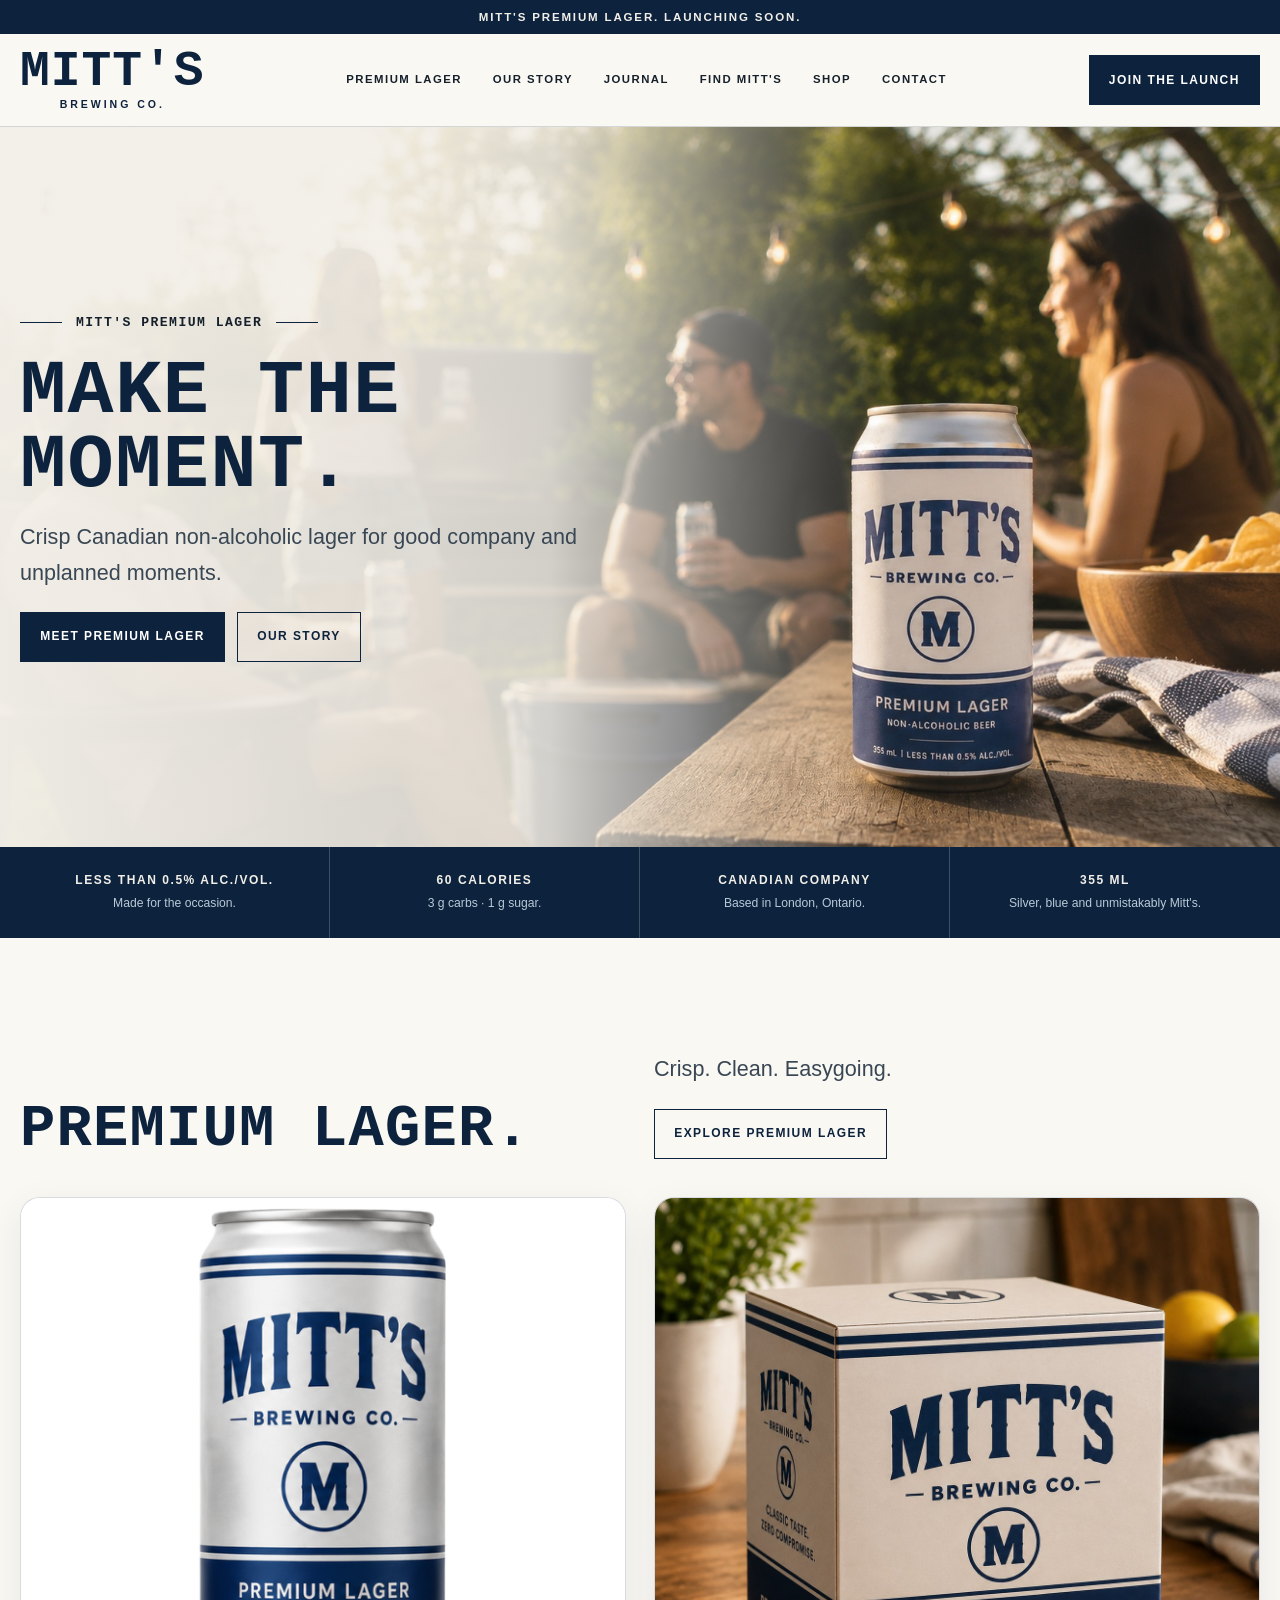
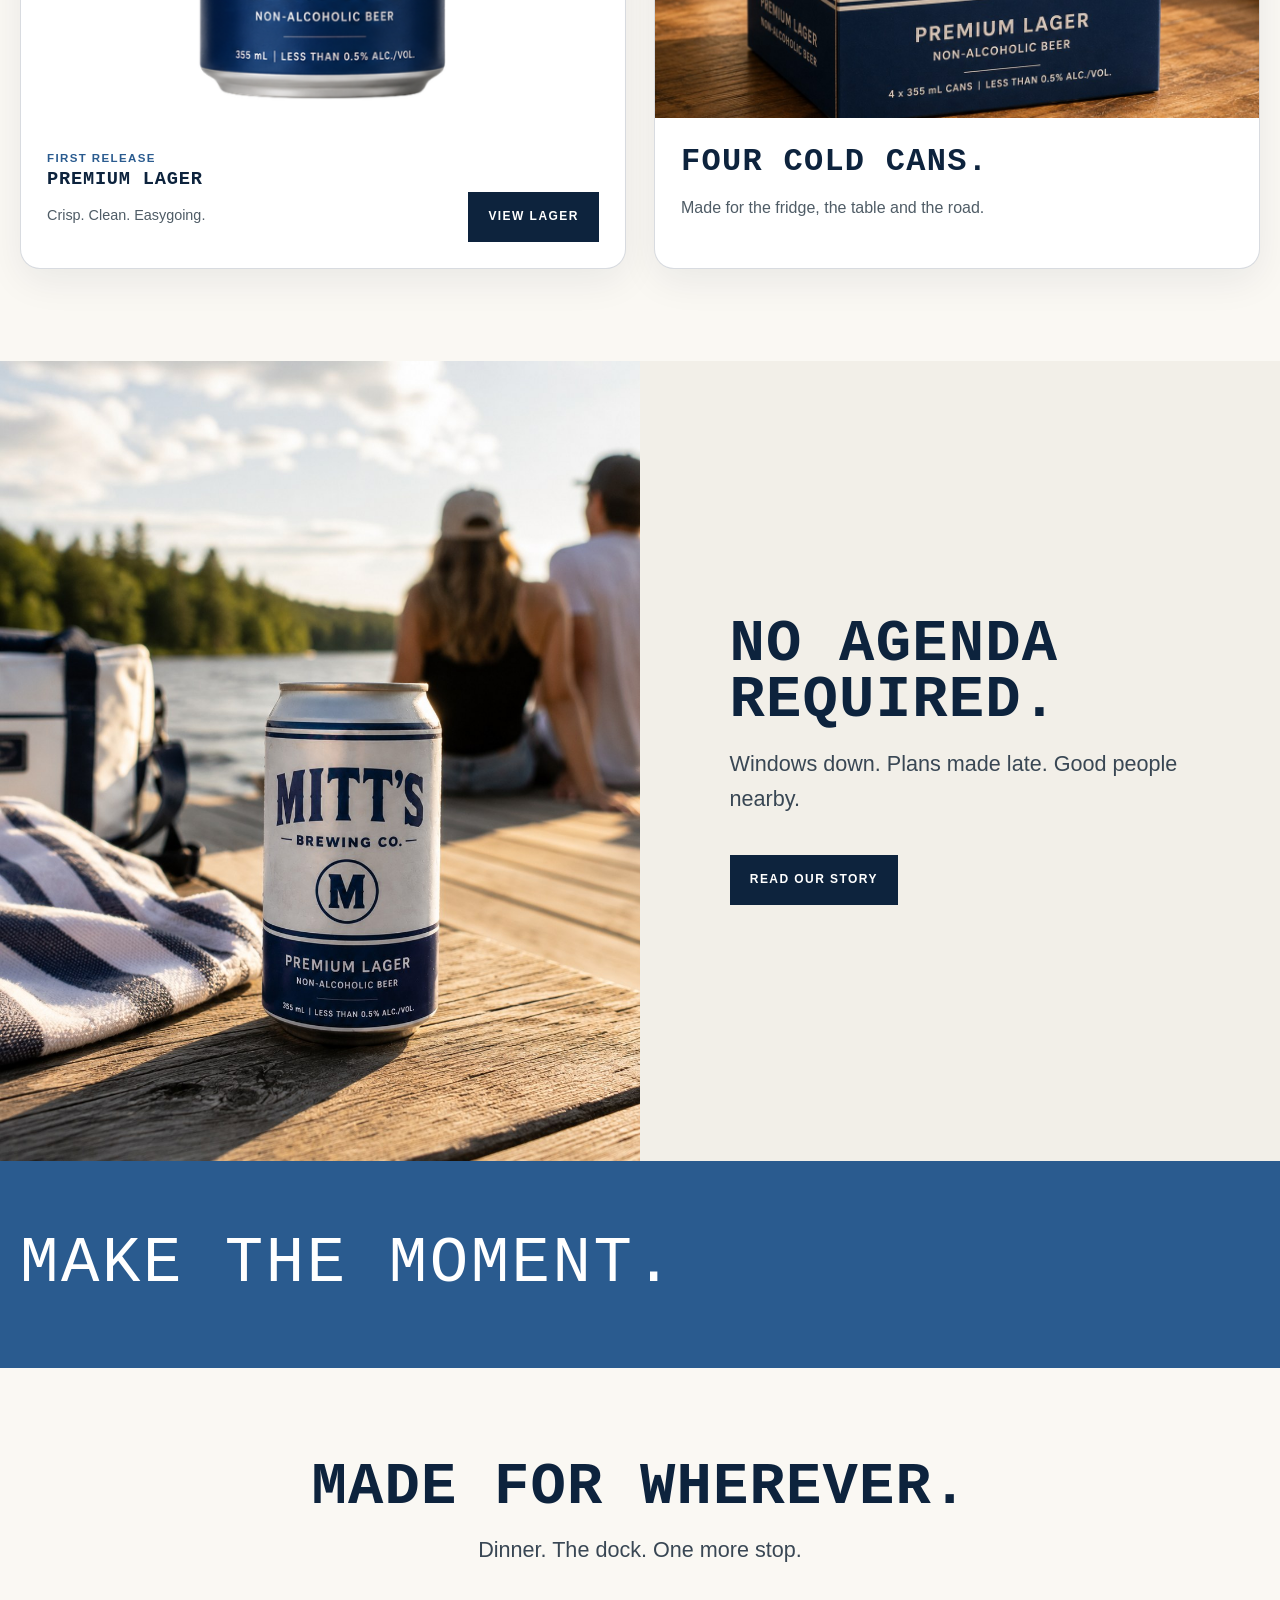
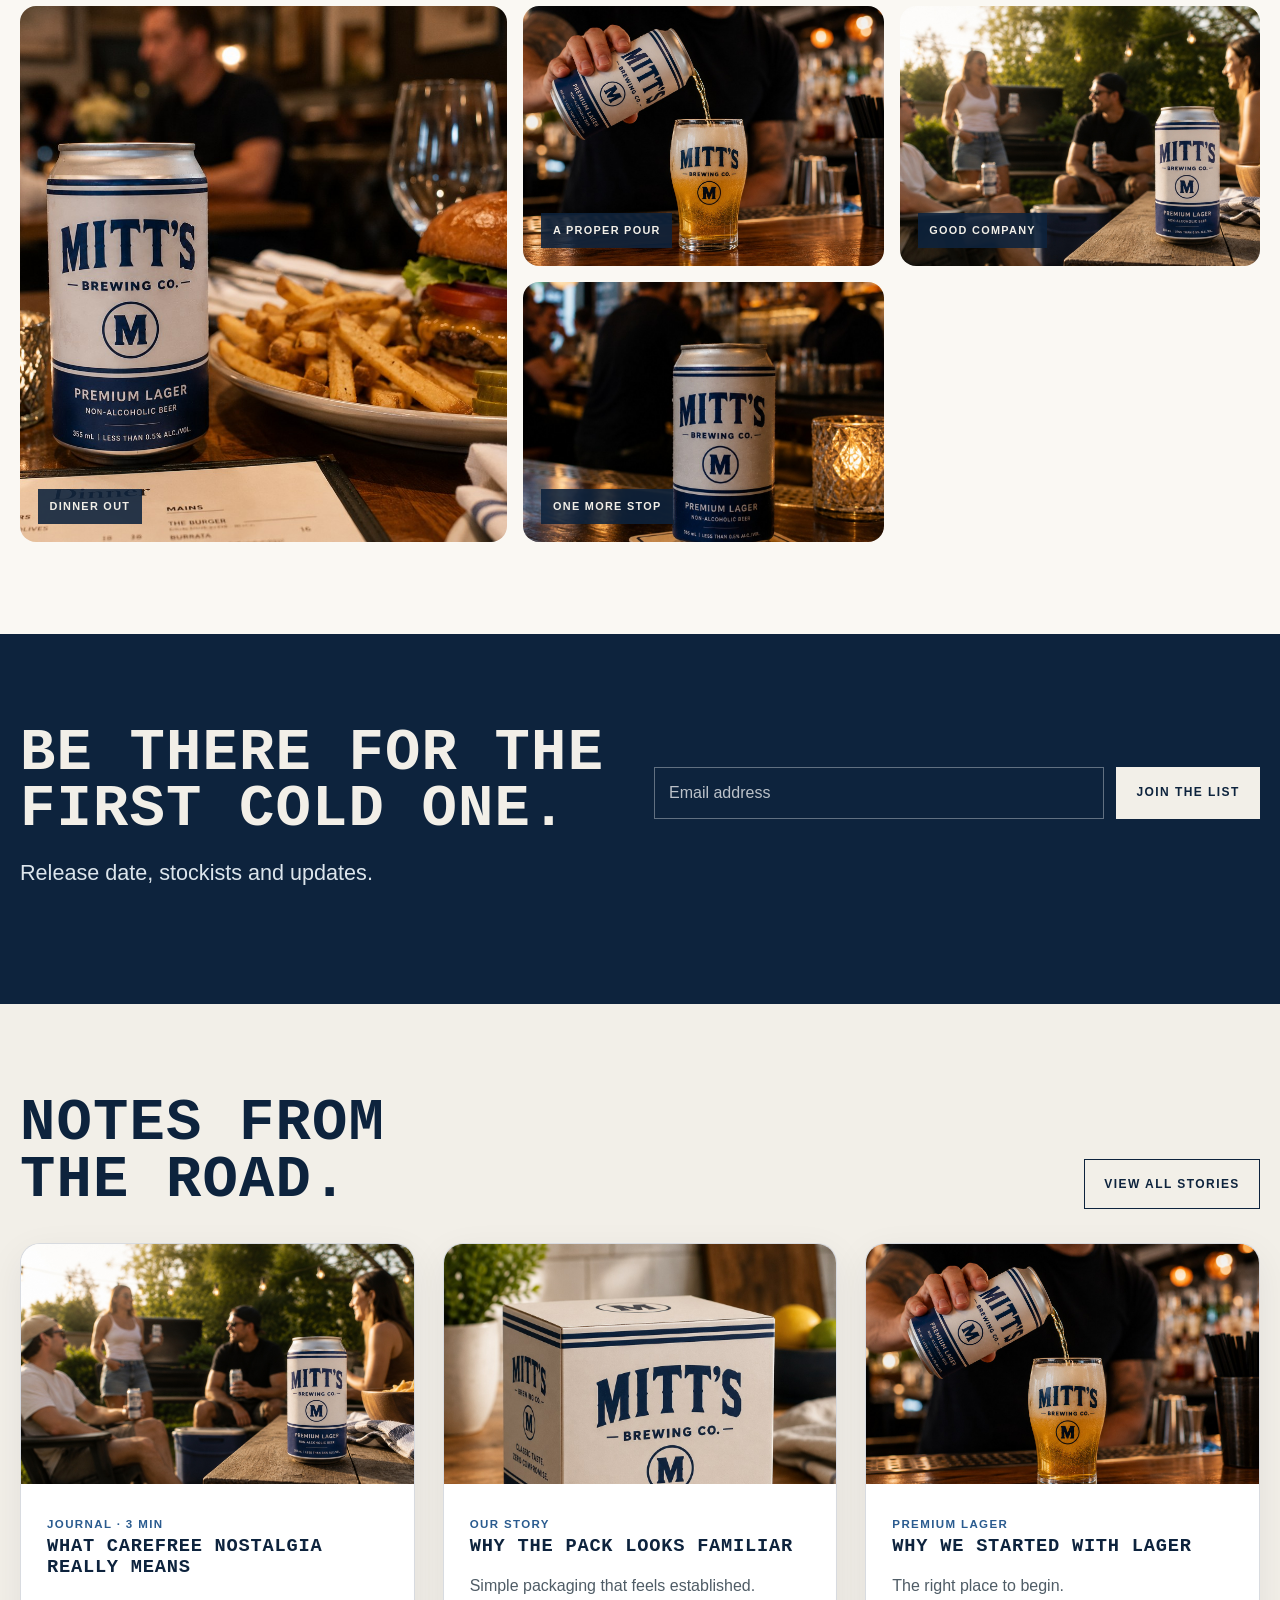
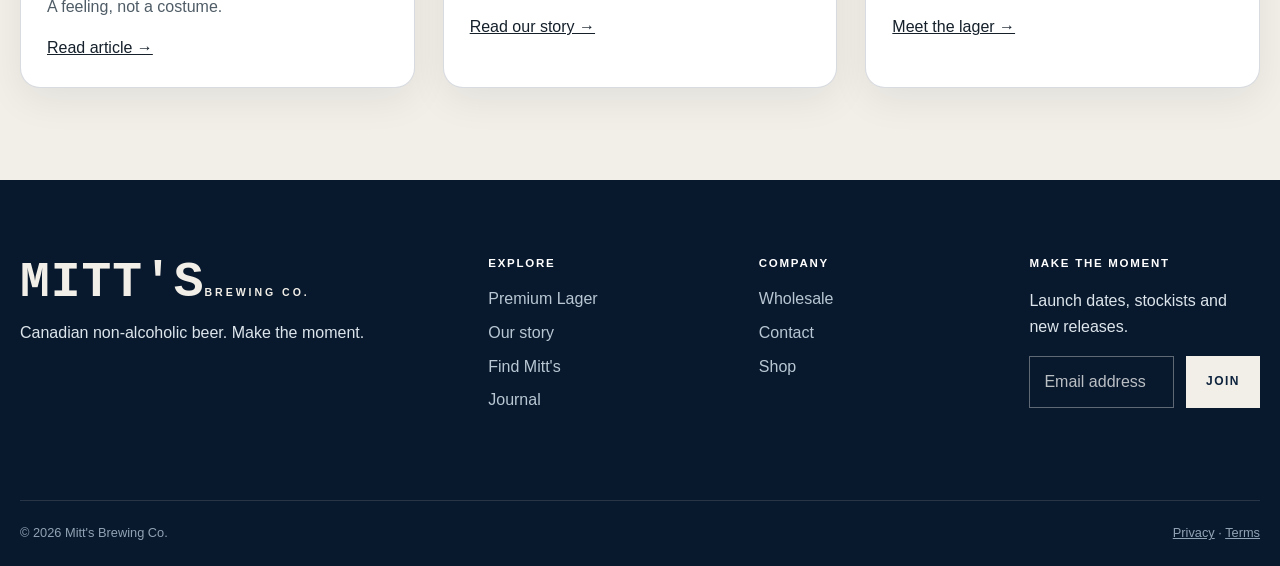
<file: index.html>
<!doctype html>
<html lang="en-CA">
<head>
  <meta charset="utf-8">
  <meta name="viewport" content="width=device-width, initial-scale=1">
  <title>Mitt's Brewing Co. | Canadian Non-Alcoholic Beer</title>
  <meta name="description" content="Mitt's Brewing Co. is a London, Ontario non-alcoholic beer company making crisp Canadian lager for good company and unplanned moments.">
  <link rel="canonical" href="https://mittsbrewing.com/">
  <meta property="og:site_name" content="Mitt's Brewing Co.">
  <meta property="og:title" content="Mitt's Brewing Co. | Canadian Non-Alcoholic Beer">
  <meta property="og:description" content="Crisp Canadian non-alcoholic beer from London, Ontario. Make the moment.">
  <meta property="og:type" content="website">
  <meta property="og:url" content="https://mittsbrewing.com/">
  <meta property="og:image" content="https://mittsbrewing.com/assets/mitts-premium-lager-backyard.jpg?v=20260724-1534">
  <meta name="twitter:card" content="summary_large_image">
  <meta name="twitter:title" content="Mitt's Brewing Co. | Canadian Non-Alcoholic Beer">
  <meta name="twitter:description" content="Crisp Canadian non-alcoholic beer from London, Ontario. Make the moment.">
  <meta name="twitter:image" content="https://mittsbrewing.com/assets/mitts-premium-lager-backyard.jpg?v=20260724-1534">
  <meta name="theme-color" content="#0d233d">
  <link rel="icon" href="assets/monogram.svg" type="image/svg+xml">
  <link rel="manifest" href="site.webmanifest">
  <link rel="stylesheet" href="assets/styles.css">
  <style>
    .hero-art { object-position: center center; }
    .launch-can-card .card-media { min-height: 340px; padding: 20px; background: #fff; }
    .launch-can-frame { position: relative; height: 300px; aspect-ratio: 275 / 530; overflow: hidden; background: #fff; }
    .launch-can-frame img { position: absolute; display: block; max-width: none; max-height: none; width: 196.364%; height: auto; left: -47.273%; top: -24.528%; transform: none; }
    @media (min-width: 901px) {
      .launch-can-card,.launch-pack-card { grid-template-rows: 520px auto; }
      .launch-pack-card { display: grid; }
      .launch-can-card .card-media,.launch-pack-card .card-media { height: 520px; min-height: 520px; padding: 0; background: #fff; }
      .launch-can-frame { height: 520px; }
      .launch-pack-card .card-media img { width: 100%; height: 100%; object-fit: cover; }
    }
    @media (max-width: 1050px) { .hero-art { object-position: 56% center; } }
    @media (max-width: 760px) {
      .hero-art { object-position: 62% center; }
      .hero-logo-line { margin-bottom: 24px; }
      .launch-can-card { grid-template-rows: 300px auto; }
      .launch-can-card .card-media { min-height: 300px; padding: 18px; }
      .launch-can-frame { height: 264px; }
    }
    @media (max-width: 520px) {
      .hero-art { object-position: 66% center; }
      .launch-can-card { grid-template-rows: 280px auto; }
      .launch-can-card .card-media { min-height: 280px; padding: 14px; }
      .launch-can-frame { height: 248px; }
    }
  </style>
  <script type="application/ld+json">{"@context":"https://schema.org","@graph":[{"@type":"Organization","@id":"https://mittsbrewing.com/#organization","name":"Mitt's Brewing Co.","url":"https://mittsbrewing.com/","logo":{"@type":"ImageObject","url":"https://mittsbrewing.com/assets/logo.svg"},"email":"hello@mittsbrewing.com","description":"A Canadian non-alcoholic beer company based in London, Ontario, launching with Premium Lager.","foundingLocation":{"@type":"Place","name":"London, Ontario, Canada"},"areaServed":{"@type":"AdministrativeArea","name":"Ontario"},"address":{"@type":"PostalAddress","addressLocality":"London","addressRegion":"Ontario","addressCountry":"CA"}},{"@type":"WebSite","@id":"https://mittsbrewing.com/#website","url":"https://mittsbrewing.com/","name":"Mitt's Brewing Co.","publisher":{"@id":"https://mittsbrewing.com/#organization"},"inLanguage":"en-CA"},{"@type":"WebPage","@id":"https://mittsbrewing.com/#webpage","url":"https://mittsbrewing.com/","name":"Mitt's Brewing Co. | Canadian Non-Alcoholic Beer","isPartOf":{"@id":"https://mittsbrewing.com/#website"},"about":{"@id":"https://mittsbrewing.com/#organization"},"description":"Mitt's Brewing Co. is a London, Ontario non-alcoholic beer company making crisp Canadian lager."}]}</script>
</head>
<body>
  <div data-site-header></div>
  <main id="main">
    <section class="hero" aria-labelledby="home-title">
      <img class="hero-art" src="assets/mitts-premium-lager-backyard.jpg?v=20260724-1534" alt="Mitt's Premium Lager at a relaxed backyard gathering" width="1632" height="1024" decoding="async" fetchpriority="high">
      <div class="container hero-inner">
        <div class="hero-copy stack">
          <div class="hero-logo-line kicker">Mitt's Premium Lager</div>
          <h1 class="display display-lg" id="home-title">Make the moment.</h1>
          <p class="lead">Crisp Canadian non-alcoholic lager for good company and unplanned moments.</p>
          <div class="button-row"><a class="button" href="premium-lager.html">Meet Premium Lager</a><a class="button button-outline" href="story.html">Our story</a></div>
        </div>
      </div>
    </section>
    <section class="pill-strip" aria-label="Product highlights"><div class="container pill-grid">
      <div class="pill"><strong>Less than 0.5% alc./vol.</strong><span>Made for the occasion.</span></div>
      <div class="pill"><strong>60 calories</strong><span>3 g carbs · 1 g sugar.</span></div>
      <div class="pill"><strong>Canadian company</strong><span>Based in London, Ontario.</span></div>
      <div class="pill"><strong>355 mL</strong><span>Silver, blue and unmistakably Mitt's.</span></div>
    </div></section>
    <section class="section section-paper"><div class="container"><div class="grid grid-2" style="align-items:end;margin-bottom:38px"><div class="stack"><h2 class="display display-md">Premium Lager.</h2></div><div class="stack"><p class="lead">Crisp. Clean. Easygoing.</p><div><a class="button button-outline" href="premium-lager.html">Explore Premium Lager</a></div></div></div><div class="grid grid-2 launch-grid"><article class="card product-card launch-can-card"><div class="card-media"><div class="launch-can-frame"><img src="assets/Mitts.png?v=3" alt="Mitt's Premium Lager silver and blue can"></div></div><div class="card-body"><div class="product-meta"><div><span class="product-style">First release</span><h3>Premium Lager</h3><p class="product-note">Crisp. Clean. Easygoing.</p></div><a class="button" href="premium-lager.html">View lager</a></div></div></article><aside class="card launch-pack-card"><div class="card-media"><img src="assets/mitts-premium-lager-four-pack.jpg" alt="Mitt's Premium Lager four-pack carton on a kitchen table" width="1254" height="1254" decoding="async"></div><div class="card-body stack"><h3 style="font-size:2rem">Four cold cans.</h3><p>Made for the fridge, the table and the road.</p></div></aside></div></div></section>
    <section class="split section-cream"><div class="split-media"><img src="assets/mitts-premium-lager-dock.jpg" alt="Mitt's Premium Lager on a cottage dock at sunset" width="1122" height="1402" decoding="async"></div><div class="split-copy stack"><h2 class="display display-md">No agenda required.</h2><p class="lead">Windows down. Plans made late. Good people nearby.</p><div><a class="button" href="story.html">Read our story</a></div></div></section>
    <section class="quote-band"><div class="container"><blockquote>Make the moment.</blockquote></div></section>
    <section class="section"><div class="container"><div class="center stack" style="margin-bottom:38px"><h2 class="display display-md">Made for wherever.</h2><p class="lead" style="margin-inline:auto">Dinner. The dock. One more stop.</p></div><div class="moment-grid"><div class="moment-card"><img src="assets/mitts-premium-lager-dinner.jpg" alt="Mitt's Premium Lager served with a burger and fries" width="1536" height="1024" decoding="async"><span class="moment-label">Dinner out</span></div><div class="moment-card"><img src="assets/mitts-premium-lager-pour.jpg" alt="Mitt's Premium Lager being poured into a branded glass" width="1536" height="1024" decoding="async"><span class="moment-label">A proper pour</span></div><div class="moment-card"><img src="assets/mitts-premium-lager-backyard.jpg?v=20260724-1534" alt="Friends sharing Mitt's Premium Lager in a backyard" width="1632" height="1024" decoding="async"><span class="moment-label">Good company</span></div><div class="moment-card"><img src="assets/mitts-premium-lager-bar.jpg" alt="Cold Mitt's Premium Lager on a bar coaster" width="1122" height="1402" decoding="async"><span class="moment-label">One more stop</span></div></div></div></section>
    <section class="section section-dark"><div class="container grid grid-2" style="align-items:center"><div class="stack"><h2 class="display display-md">Be there for the first cold one.</h2><p class="lead">Release date, stockists and updates.</p></div><div><form class="newsletter" data-newsletter><input type="email" name="email" placeholder="Email address" aria-label="Email address" autocomplete="email" inputmode="email" required><button class="button button-light" type="submit">Join the list</button></form><p class="form-status" data-newsletter-status aria-live="polite"></p></div></div></section>
    <section class="section section-cream"><div class="container"><div class="grid grid-2" style="align-items:end;margin-bottom:34px"><div class="stack"><h2 class="display display-md">Notes from the road.</h2></div><div style="text-align:right"><a class="button button-outline" href="journal.html">View all stories</a></div></div><div class="grid grid-3"><article class="card article-card"><div class="card-media"><img src="assets/mitts-premium-lager-backyard.jpg?v=20260724-1534" alt="Friends gathering outdoors with Mitt's Premium Lager" width="1632" height="1024" decoding="async"></div><div class="card-body"><span class="article-meta">Journal · 3 min</span><h3>What carefree nostalgia really means</h3><p>A feeling, not a costume.</p><a href="journal-carefree-nostalgia.html">Read article →</a></div></article><article class="card article-card"><div class="card-media"><img src="assets/mitts-premium-lager-four-pack.jpg" alt="Mitt's Premium Lager four-pack packaging" width="1254" height="1254" decoding="async"></div><div class="card-body"><span class="article-meta">Our story</span><h3>Why the pack looks familiar</h3><p>Simple packaging that feels established.</p><a href="story.html">Read our story →</a></div></article><article class="card article-card"><div class="card-media"><img src="assets/mitts-premium-lager-pour.jpg" alt="Mitt's Premium Lager poured fresh at a bar" width="1536" height="1024" decoding="async"></div><div class="card-body"><span class="article-meta">Premium Lager</span><h3>Why we started with lager</h3><p>The right place to begin.</p><a href="premium-lager.html">Meet the lager →</a></div></article></div></div></section>
  </main>
  <div data-site-footer></div>
  <script src="assets/site.js" defer></script>
</body>
</html>
</file>
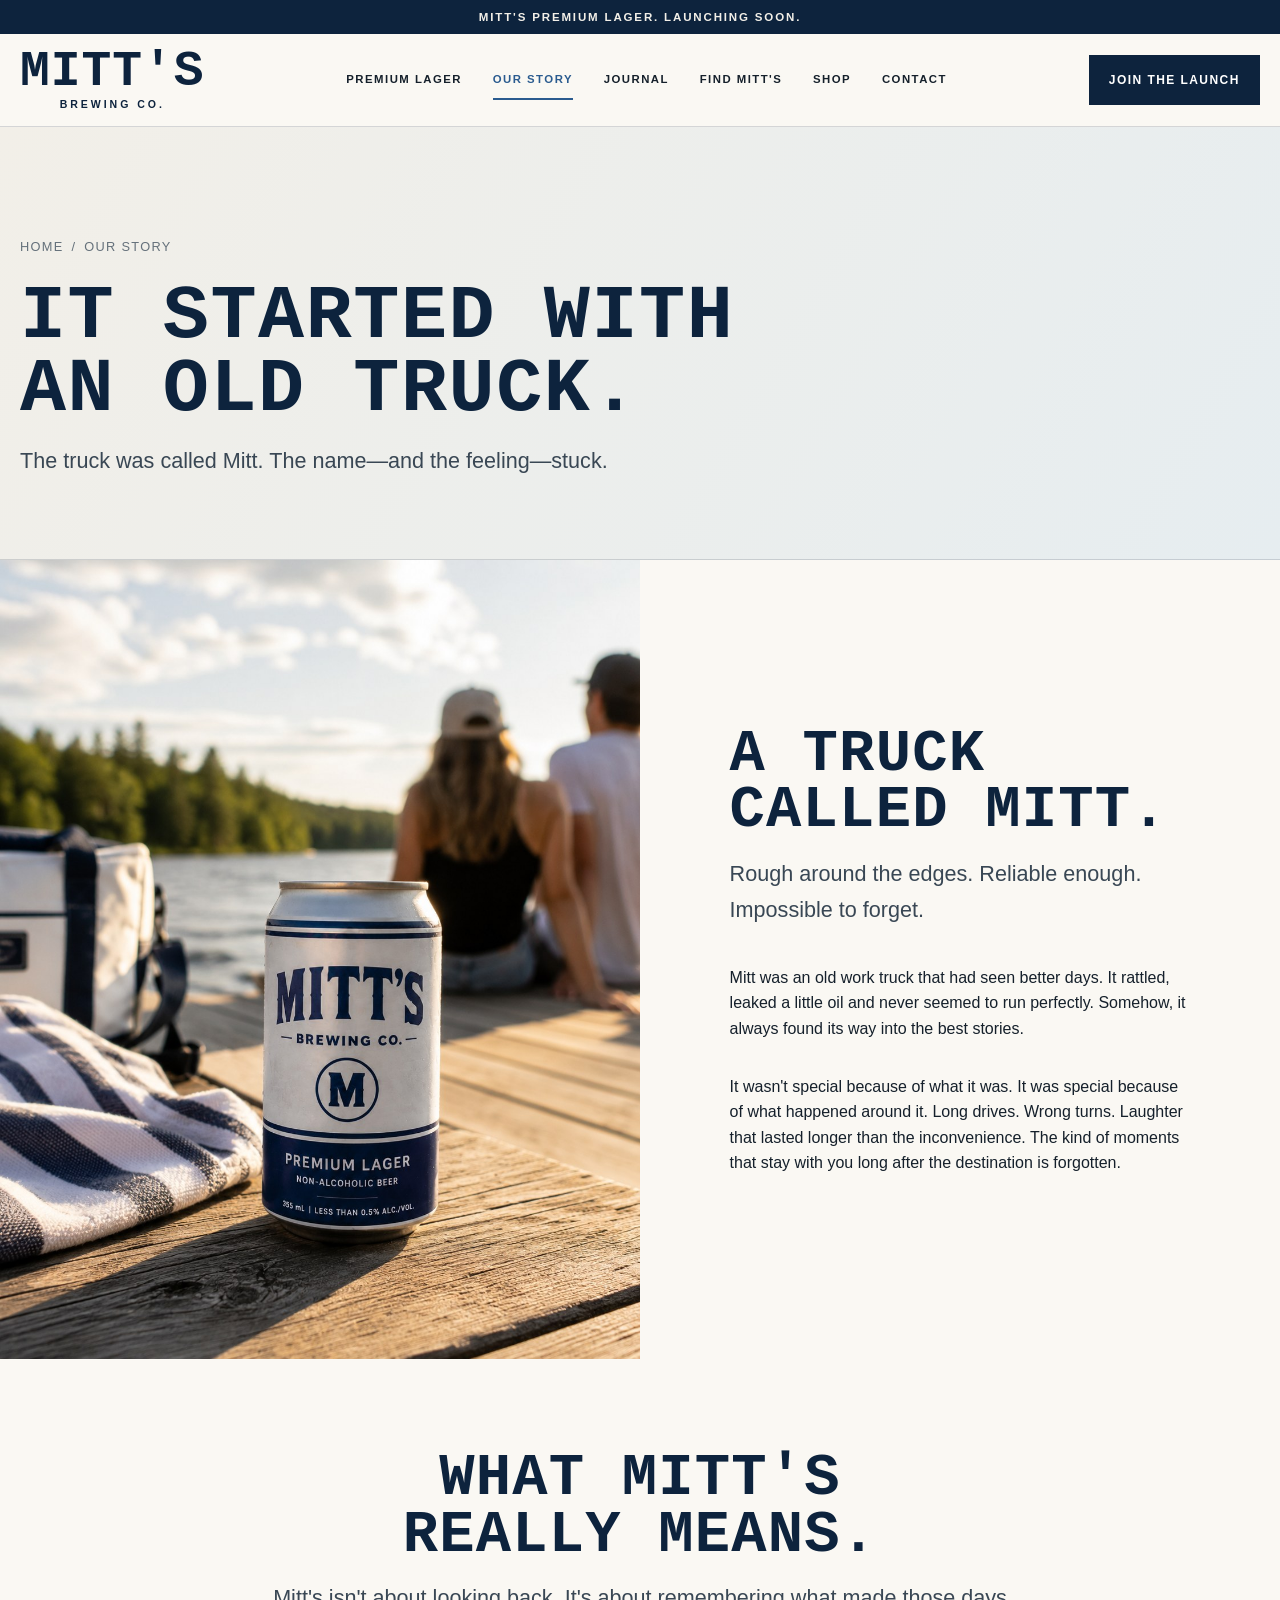
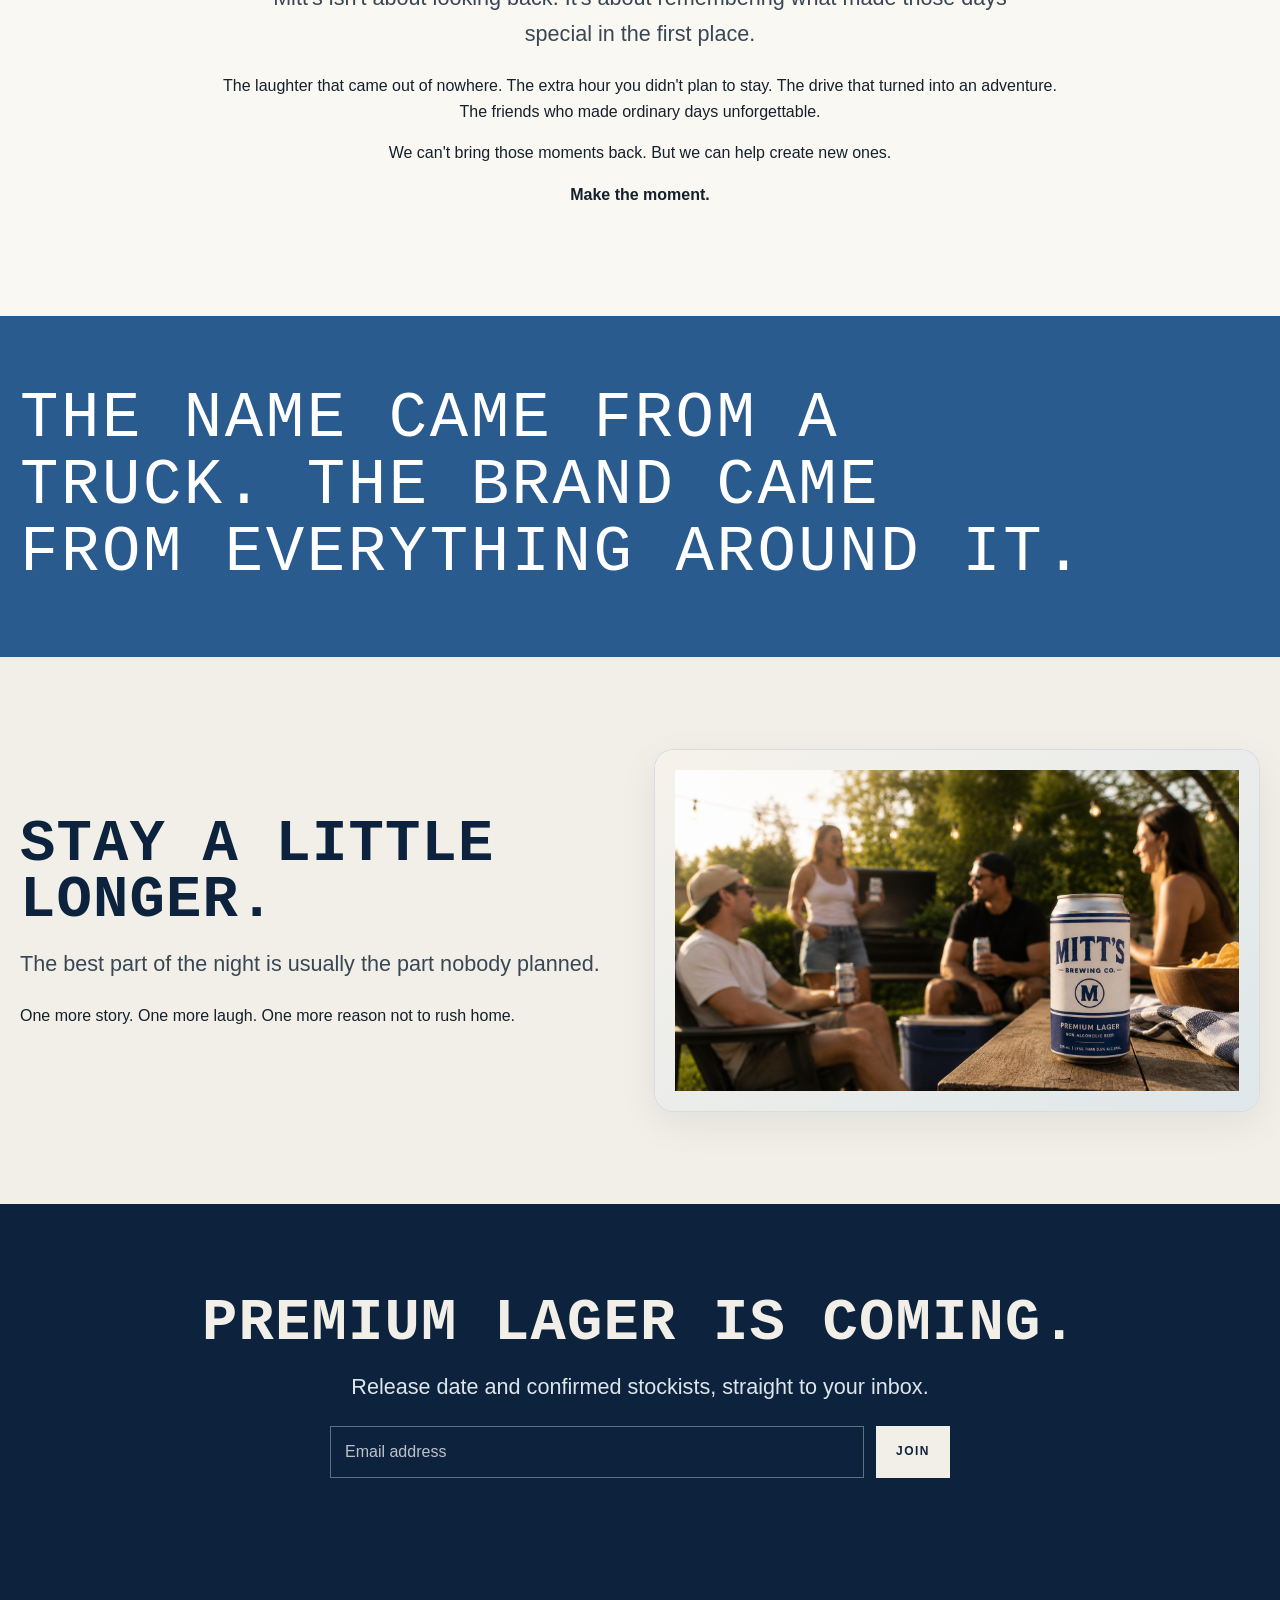
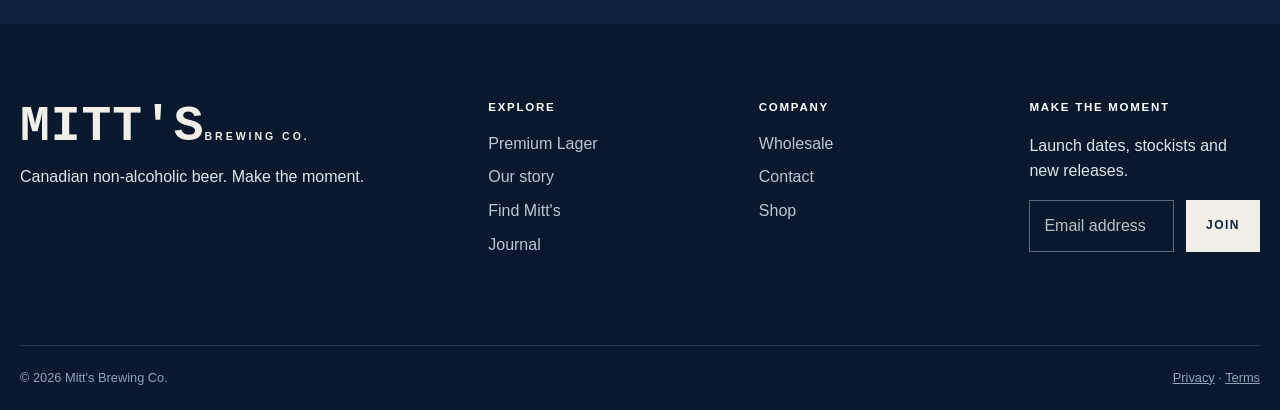
<file: about.html>
<!doctype html><html lang="en-CA"><head><meta charset="utf-8"><meta name="viewport" content="width=device-width,initial-scale=1"><title>Our Story | Mitt's Brewing Co.</title><meta name="robots" content="noindex"><link rel="canonical" href="https://mittsbrewing.com/story.html"><meta http-equiv="refresh" content="0; url=story.html"><script>window.location.replace("story.html");</script></head><body><p>This page has moved to <a href="story.html">Our Story</a>.</p></body></html>
</file>
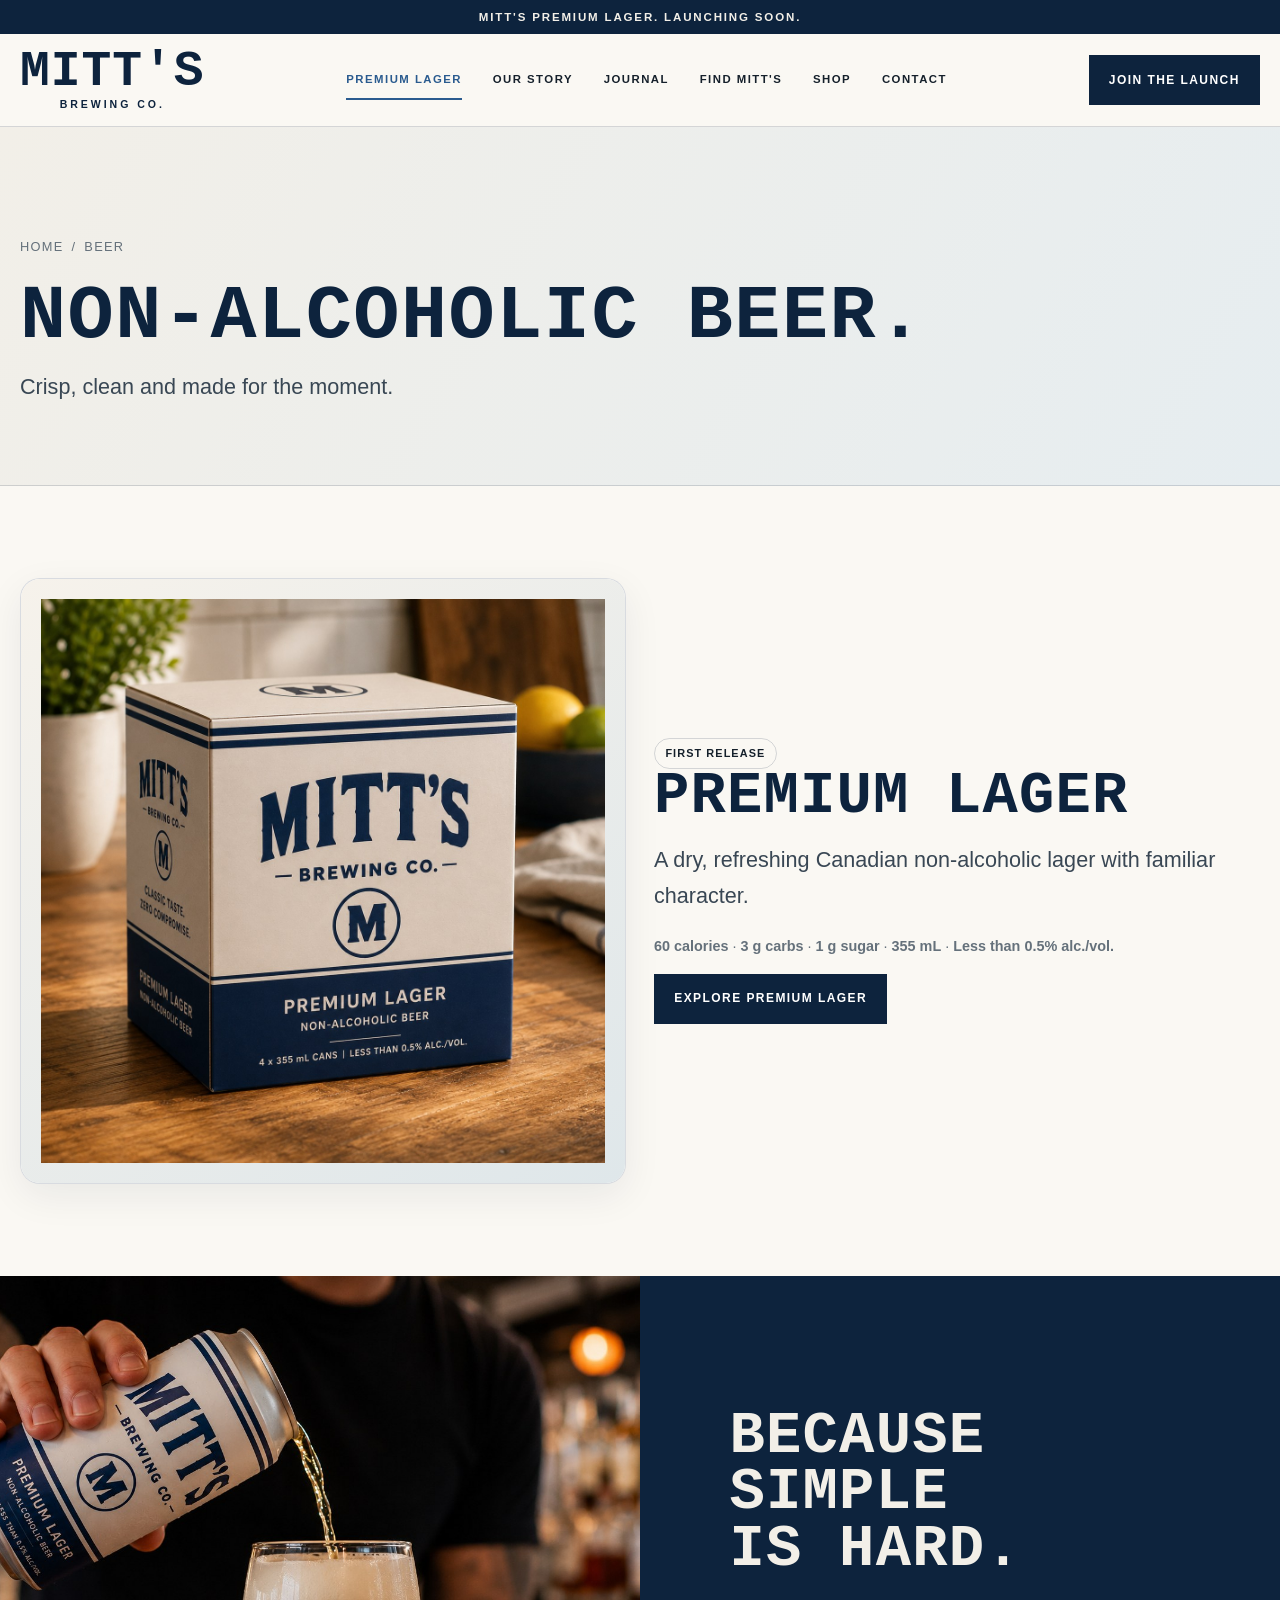
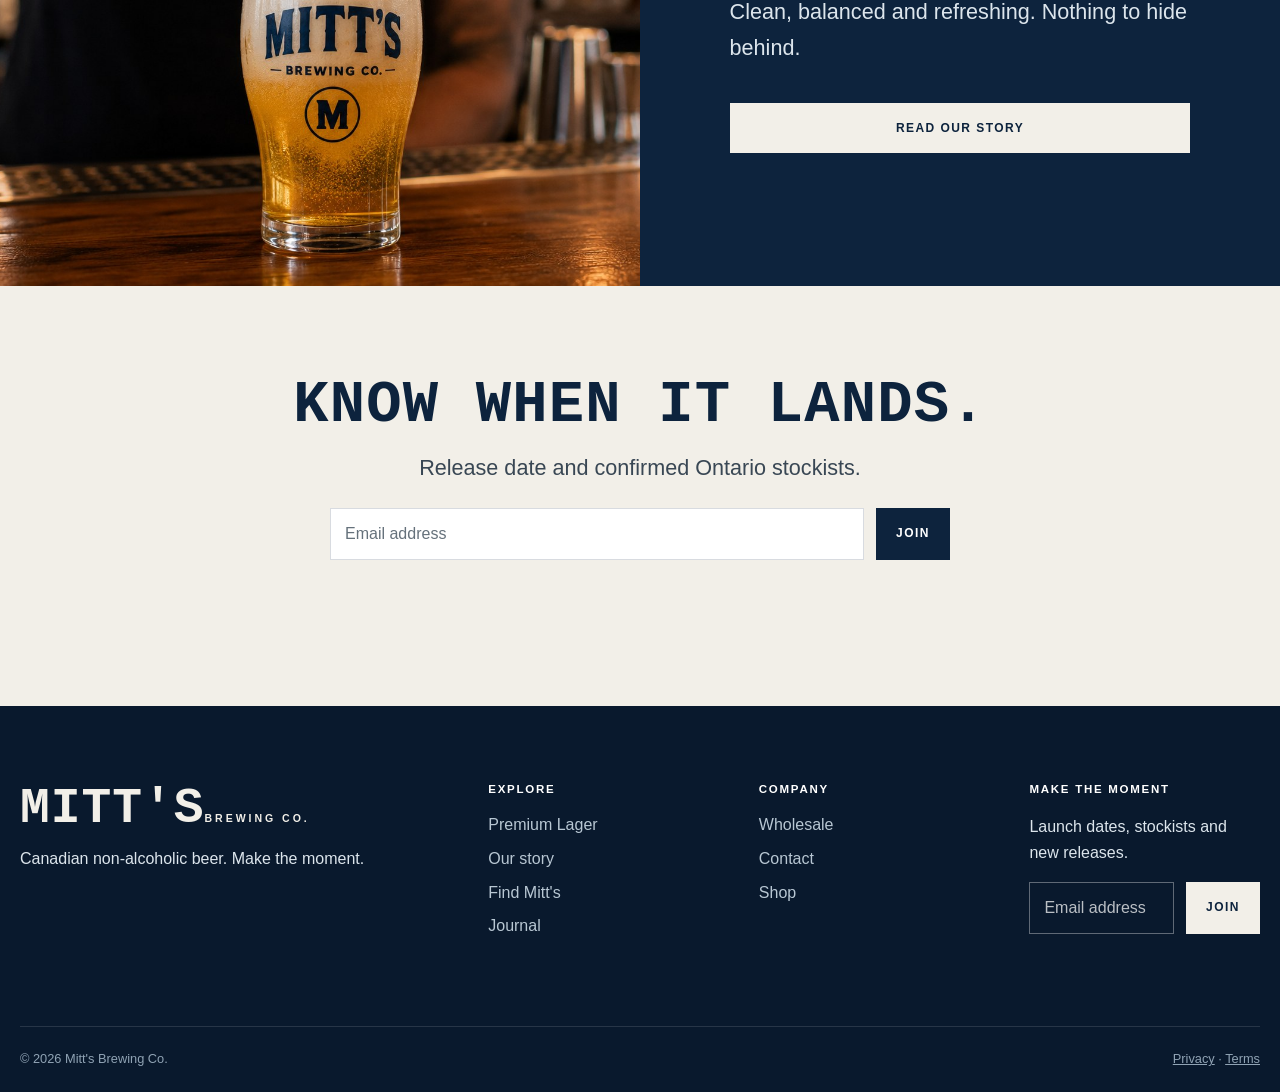
<file: beers.html>
<!doctype html>
<html lang="en-CA">
<head>
  <meta charset="utf-8">
  <meta name="viewport" content="width=device-width,initial-scale=1">
  <title>Non-Alcoholic Beer | Mitt's Brewing Co.</title>
  <meta name="description" content="Explore the non-alcoholic beer lineup from Mitt's Brewing Co., a Canadian beer company launching with a crisp Premium Lager made in 355 mL cans.">
  <link rel="canonical" href="https://mittsbrewing.com/beers.html">
  <meta property="og:site_name" content="Mitt's Brewing Co.">
  <meta property="og:title" content="Non-Alcoholic Beer | Mitt's Brewing Co.">
  <meta property="og:description" content="Explore Mitt's non-alcoholic beer lineup, beginning with a crisp, clean Premium Lager.">
  <meta property="og:type" content="website">
  <meta property="og:url" content="https://mittsbrewing.com/beers.html">
  <meta property="og:image" content="https://mittsbrewing.com/assets/mitts-premium-lager-four-pack.jpg">
  <meta name="twitter:card" content="summary_large_image">
  <meta name="twitter:title" content="Non-Alcoholic Beer | Mitt's Brewing Co.">
  <meta name="twitter:description" content="Explore Mitt's non-alcoholic beer lineup, beginning with Premium Lager.">
  <meta name="twitter:image" content="https://mittsbrewing.com/assets/mitts-premium-lager-four-pack.jpg">
  <link rel="icon" href="assets/monogram.svg" type="image/svg+xml">
  <link rel="stylesheet" href="assets/styles.css">
  <style>
    .release-pack-card { height: auto; }
    .release-pack-card .card-media { min-height: 0; aspect-ratio: 1 / 1; padding: 20px; }
    .release-pack-card .card-media img { width: 100%; height: 100%; object-fit: contain; object-position: center; }
    @media (max-width: 760px) { .release-pack-card .card-media { aspect-ratio: 1 / 1; padding: 14px; } }
  </style>
  <script type="application/ld+json">{"@context":"https://schema.org","@type":"CollectionPage","name":"Mitt's Non-Alcoholic Beer","url":"https://mittsbrewing.com/beers.html","description":"The non-alcoholic beer lineup from Mitt's Brewing Co., beginning with Premium Lager.","isPartOf":{"@type":"WebSite","name":"Mitt's Brewing Co.","url":"https://mittsbrewing.com/"},"about":{"@type":"Thing","name":"Non-alcoholic beer"}}</script>
</head>
<body>
  <div data-site-header></div>
  <main id="main">
    <header class="page-hero">
      <div class="container stack">
        <nav class="breadcrumbs" aria-label="Breadcrumb"><a href="index.html">Home</a><span>/</span><span>Beer</span></nav>
        <h1 class="display display-lg">Non-alcoholic beer.</h1>
        <p class="lead">Crisp, clean and made for the moment.</p>
      </div>
    </header>

    <section class="section">
      <div class="container grid grid-2" style="align-items:center">
        <div class="card release-pack-card"><div class="card-media"><img src="assets/mitts-premium-lager-four-pack.jpg?v=20260724-1159" alt="Mitt's Premium Lager four-pack carton" width="1254" height="1254" decoding="async"></div></div>
        <div class="stack">
          <span class="badge">First release</span>
          <h2 class="display display-md">Premium Lager</h2>
          <p class="lead">A dry, refreshing Canadian non-alcoholic lager with familiar character.</p>
          <p class="product-note"><strong>60 calories</strong> · <strong>3 g carbs</strong> · <strong>1 g sugar</strong> · <strong>355 mL</strong> · <strong>Less than 0.5% alc./vol.</strong></p>
          <div><a class="button" href="premium-lager.html">Explore Premium Lager</a></div>
        </div>
      </div>
    </section>

    <section class="split section-dark">
      <div class="split-media"><img src="assets/mitts-premium-lager-pour.jpg" alt="Mitt's Premium Lager being poured into a branded glass at a bar" width="1536" height="1024" decoding="async"></div>
      <div class="split-copy stack"><h2 class="display display-md">Because simple is hard.</h2><p class="lead">Clean, balanced and refreshing. Nothing to hide behind.</p><a class="button button-light" href="story.html">Read our story</a></div>
    </section>

    <section class="section section-cream">
      <div class="container center stack"><h2 class="display display-md">Know when it lands.</h2><p class="lead" style="margin-inline:auto">Release date and confirmed Ontario stockists.</p><form class="newsletter" data-newsletter style="margin-inline:auto"><input type="email" name="email" placeholder="Email address" aria-label="Email address" autocomplete="email" inputmode="email" required><button class="button" type="submit">Join</button></form><p class="form-status" data-newsletter-status aria-live="polite"></p></div>
    </section>
  </main>
  <div data-site-footer></div>
  <script src="assets/site.js" defer></script>
</body>
</html>
</file>
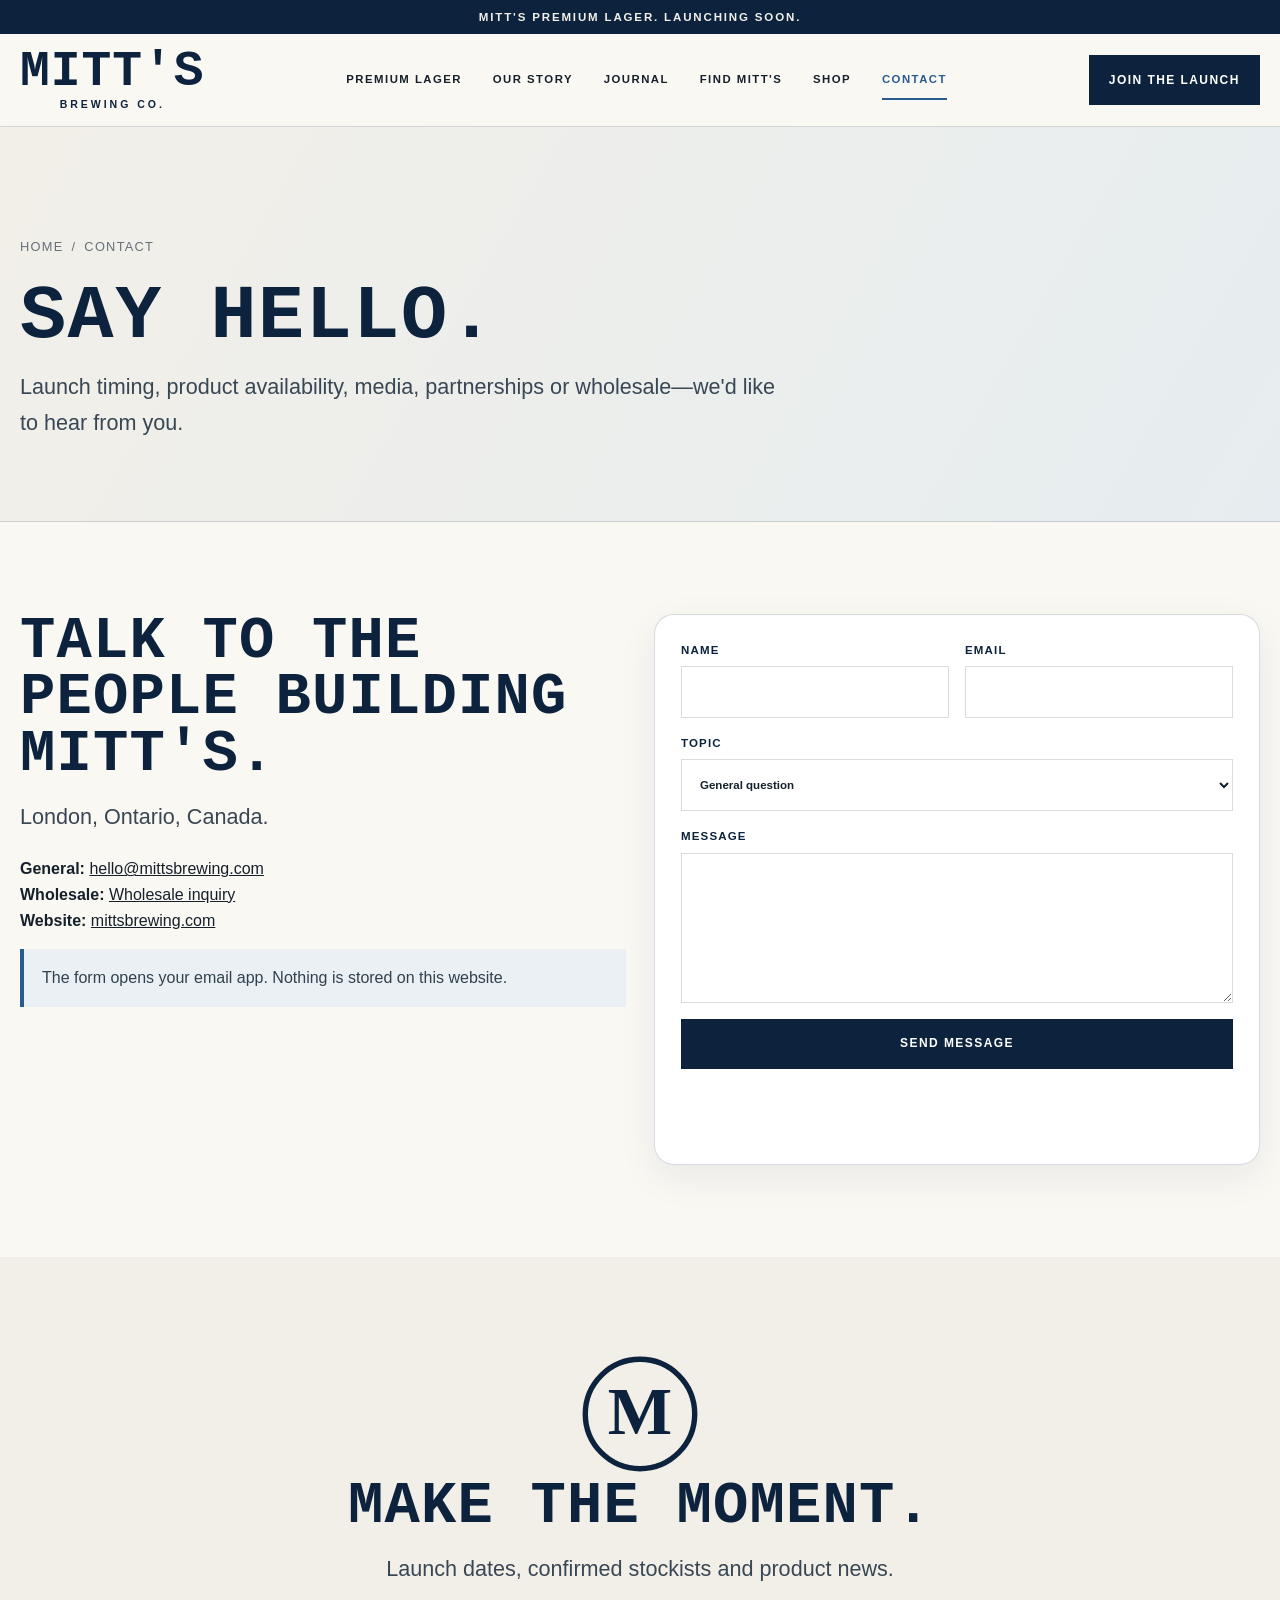
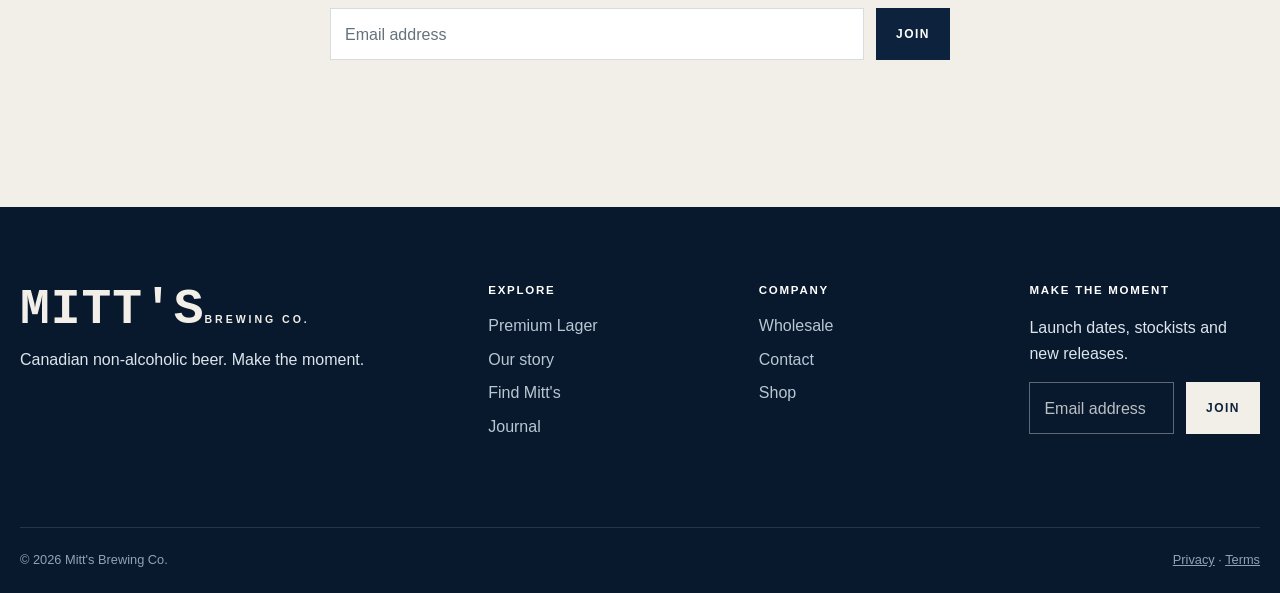
<file: contact.html>
<!doctype html><html lang="en-CA"><head><meta charset="utf-8"><meta name="viewport" content="width=device-width,initial-scale=1"><title>Contact | Mitt's Brewing Co.</title><meta name="description" content="Contact Mitt's Brewing Co. about launch timing, product availability, media, partnerships or wholesale."><link rel="canonical" href="https://mittsbrewing.com/contact.html"><meta property="og:site_name" content="Mitt's Brewing Co."><meta property="og:title" content="Contact Mitt's Brewing Co."><meta property="og:description" content="Launch timing, availability, media, partnerships and wholesale."><meta property="og:type" content="website"><meta property="og:url" content="https://mittsbrewing.com/contact.html"><meta property="og:image" content="https://mittsbrewing.com/assets/mitts-premium-lager-backyard.jpg?v=20260724-1534"><meta name="twitter:card" content="summary_large_image"><link rel="icon" href="assets/monogram.svg" type="image/svg+xml"><link rel="stylesheet" href="assets/styles.css"></head><body><div data-site-header></div><main id="main"><header class="page-hero"><div class="container stack"><nav class="breadcrumbs"><a href="index.html">Home</a><span>/</span><span>Contact</span></nav><h1 class="display display-lg">Say hello.</h1><p class="lead">Launch timing, product availability, media, partnerships or wholesale—we'd like to hear from you.</p></div></header><section class="section"><div class="container grid grid-2" style="align-items:start"><div class="stack"><h2 class="display display-md">Talk to the people building Mitt's.</h2><p class="lead">London, Ontario, Canada.</p><p><strong>General:</strong> <a href="mailto:hello@mittsbrewing.com">hello@mittsbrewing.com</a><br><strong>Wholesale:</strong> <a href="wholesale.html">Wholesale inquiry</a><br><strong>Website:</strong> <a href="https://mittsbrewing.com/">mittsbrewing.com</a></p><div class="notice">The form opens your email app. Nothing is stored on this website.</div></div><div class="card"><div class="card-body stack"><form class="form" data-contact-form><div class="form-row"><label>Name<input name="name" autocomplete="name" required></label><label>Email<input type="email" name="email" autocomplete="email" inputmode="email" required></label></div><label>Topic<select name="topic"><option>General question</option><option>Product availability</option><option>Media</option><option>Partnership</option><option>Wholesale</option><option>Website feedback</option></select></label><label>Message<textarea name="message" required></textarea></label><button class="button" type="submit">Send message</button><p class="form-status" data-form-status aria-live="polite"></p></form></div></div></div></section><section class="section section-cream"><div class="container center stack"><img src="assets/monogram.svg" alt="Mitt's M monogram" style="width:130px;margin-inline:auto"><h2 class="display display-md">Make the moment.</h2><p class="lead" style="margin-inline:auto">Launch dates, confirmed stockists and product news.</p><form class="newsletter" data-newsletter style="margin-inline:auto"><input type="email" name="email" placeholder="Email address" aria-label="Email address" autocomplete="email" inputmode="email" required><button class="button" type="submit">Join</button></form><p class="form-status" data-newsletter-status aria-live="polite"></p></div></section></main><div data-site-footer></div><script src="assets/site.js" defer></script></body></html>
</file>
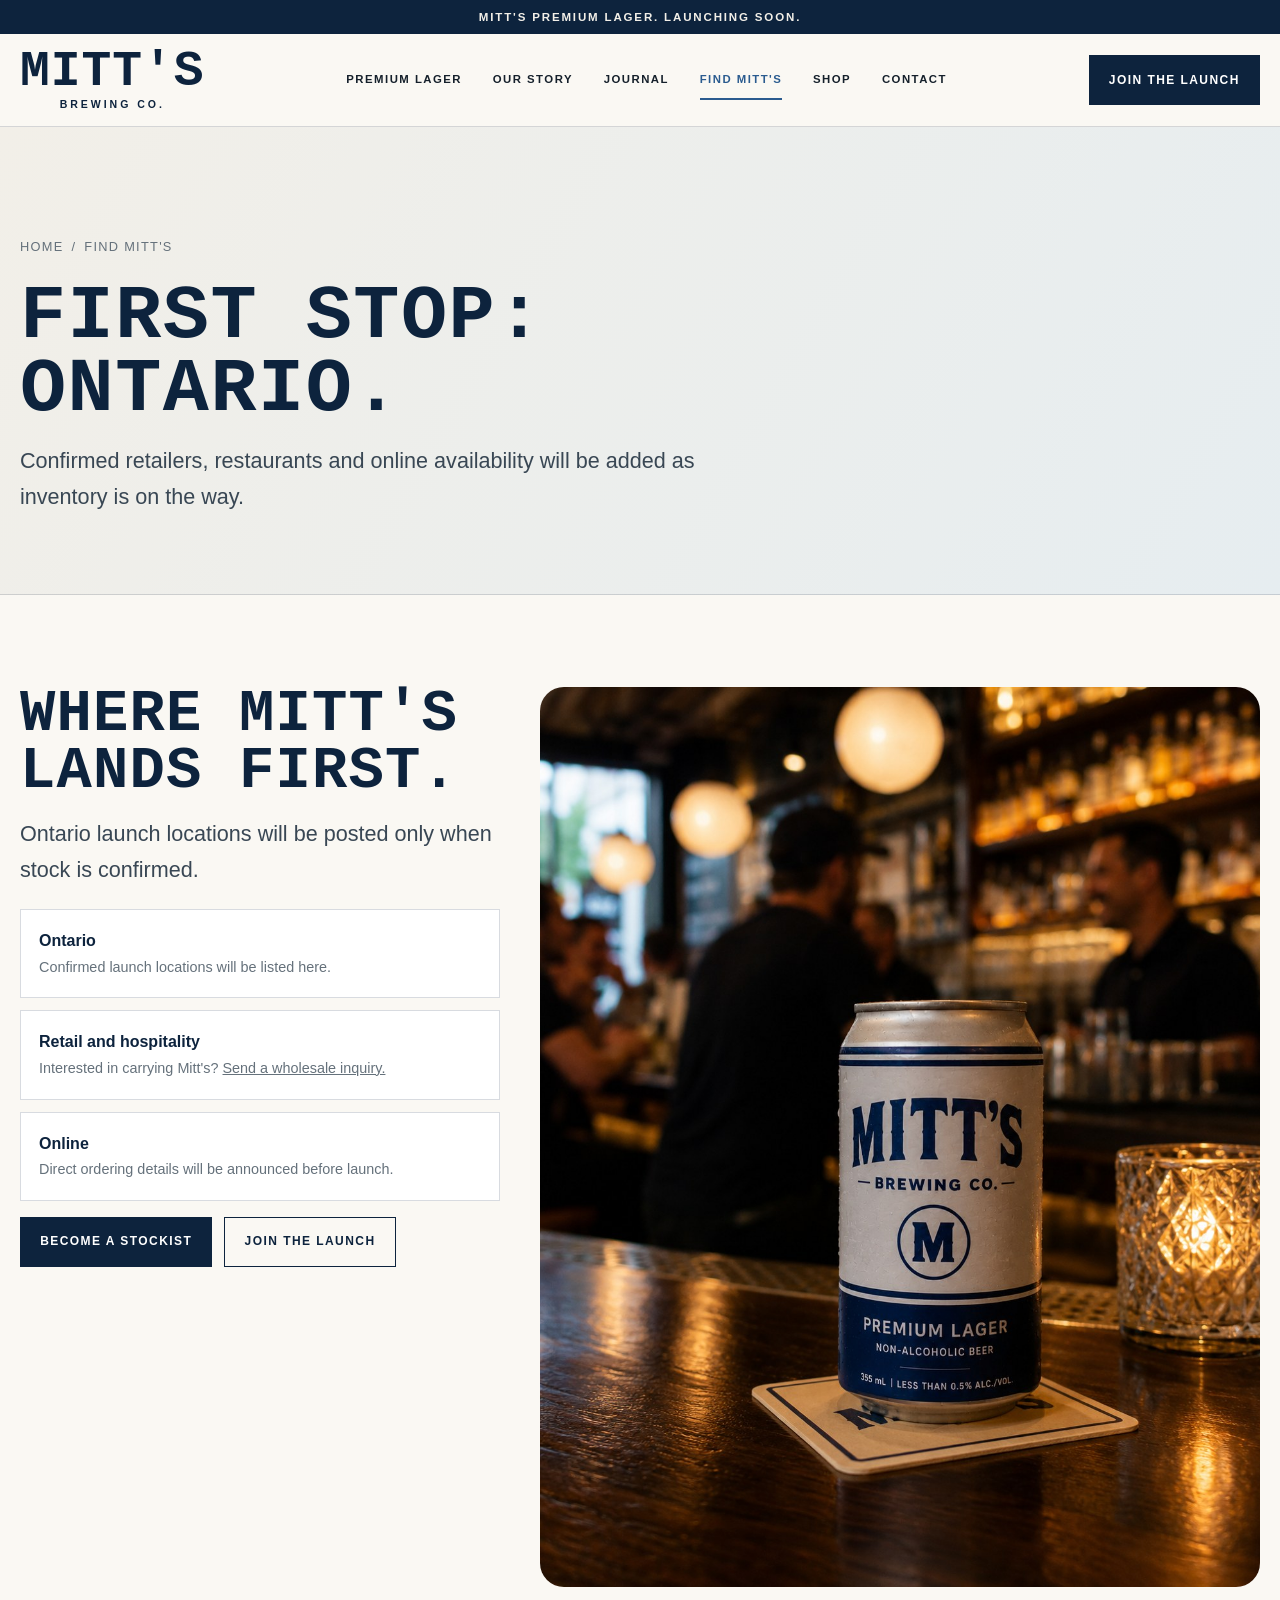
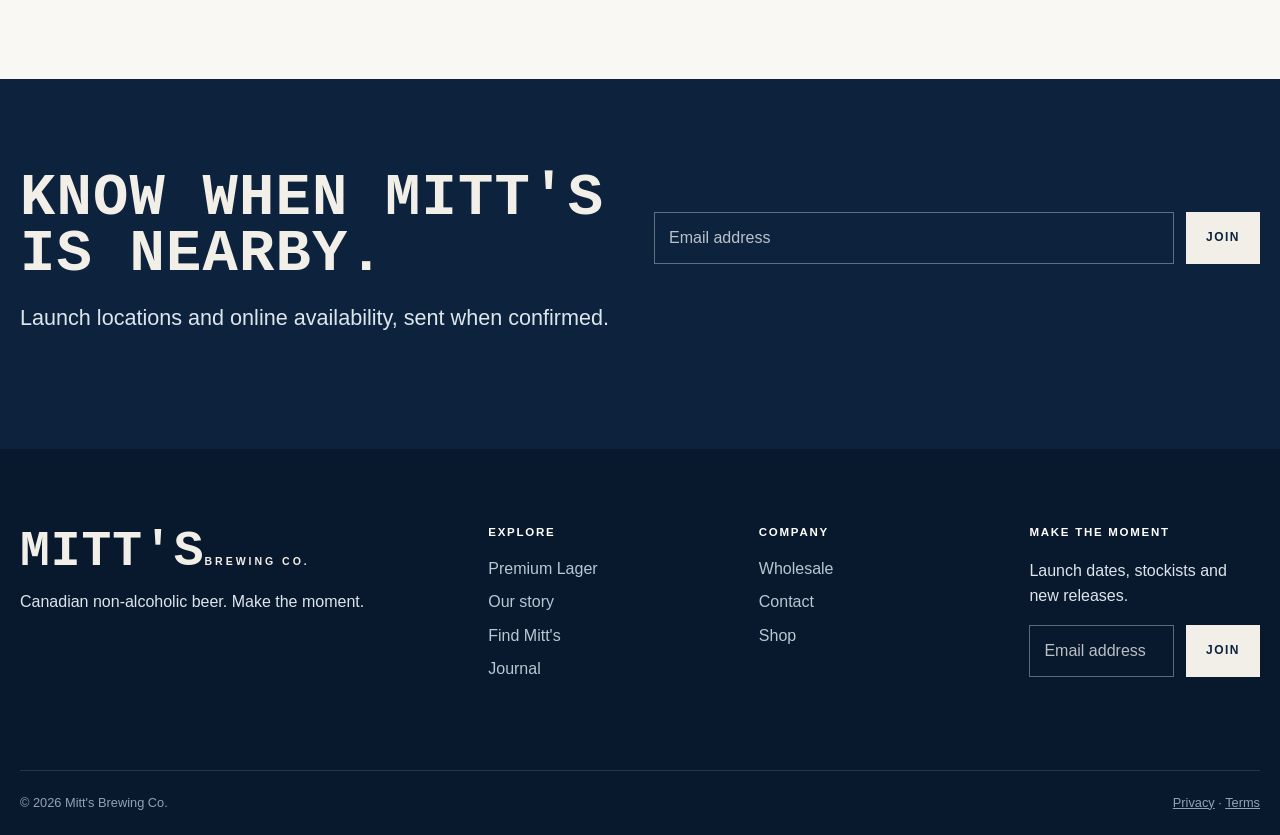
<file: find.html>
<!doctype html><html lang="en-CA"><head><meta charset="utf-8"><meta name="viewport" content="width=device-width,initial-scale=1"><title>Find Mitt's | Mitt's Brewing Co.</title><meta name="description" content="Find Mitt's Premium Lager at confirmed Ontario retailers, restaurants and online as the brand launches."><link rel="canonical" href="https://mittsbrewing.com/find.html"><meta property="og:site_name" content="Mitt's Brewing Co."><meta property="og:title" content="Find Mitt's Premium Lager"><meta property="og:description" content="Confirmed Ontario retailers, restaurants and online availability will be posted as inventory is on the way."><meta property="og:type" content="website"><meta property="og:url" content="https://mittsbrewing.com/find.html"><meta property="og:image" content="https://mittsbrewing.com/assets/mitts-premium-lager-bar.jpg"><meta name="twitter:card" content="summary_large_image"><link rel="icon" href="assets/monogram.svg" type="image/svg+xml"><link rel="stylesheet" href="assets/styles.css"></head><body><div data-site-header></div><main id="main"><header class="page-hero"><div class="container stack"><nav class="breadcrumbs"><a href="index.html">Home</a><span>/</span><span>Find Mitt's</span></nav><h1 class="display display-lg">First stop:<br>Ontario.</h1><p class="lead">Confirmed retailers, restaurants and online availability will be added as inventory is on the way.</p></div></header><section class="section"><div class="container find-grid"><div class="stack"><h2 class="display display-md">Where Mitt's lands first.</h2><p class="lead">Ontario launch locations will be posted only when stock is confirmed.</p><div class="stockist-list"><div class="stockist"><strong>Ontario</strong><span>Confirmed launch locations will be listed here.</span></div><div class="stockist"><strong>Retail and hospitality</strong><span>Interested in carrying Mitt's? <a href="wholesale.html">Send a wholesale inquiry.</a></span></div><div class="stockist"><strong>Online</strong><span>Direct ordering details will be announced before launch.</span></div></div><div class="button-row"><a class="button" href="wholesale.html">Become a stockist</a><a class="button button-outline" href="shop.html">Join the launch</a></div></div><div class="map-placeholder"><img src="assets/mitts-premium-lager-bar.jpg" alt="Cold Mitt's Premium Lager on a bar coaster" width="1122" height="1402" decoding="async"></div></div></section><section class="section section-dark"><div class="container grid grid-2" style="align-items:center"><div class="stack"><h2 class="display display-md">Know when Mitt's is nearby.</h2><p class="lead">Launch locations and online availability, sent when confirmed.</p></div><div><form class="newsletter" data-newsletter><input type="email" name="email" placeholder="Email address" aria-label="Email address" autocomplete="email" inputmode="email" required><button class="button button-light" type="submit">Join</button></form><p class="form-status" data-newsletter-status aria-live="polite"></p></div></div></section></main><div data-site-footer></div><script src="assets/site.js" defer></script></body></html>
</file>
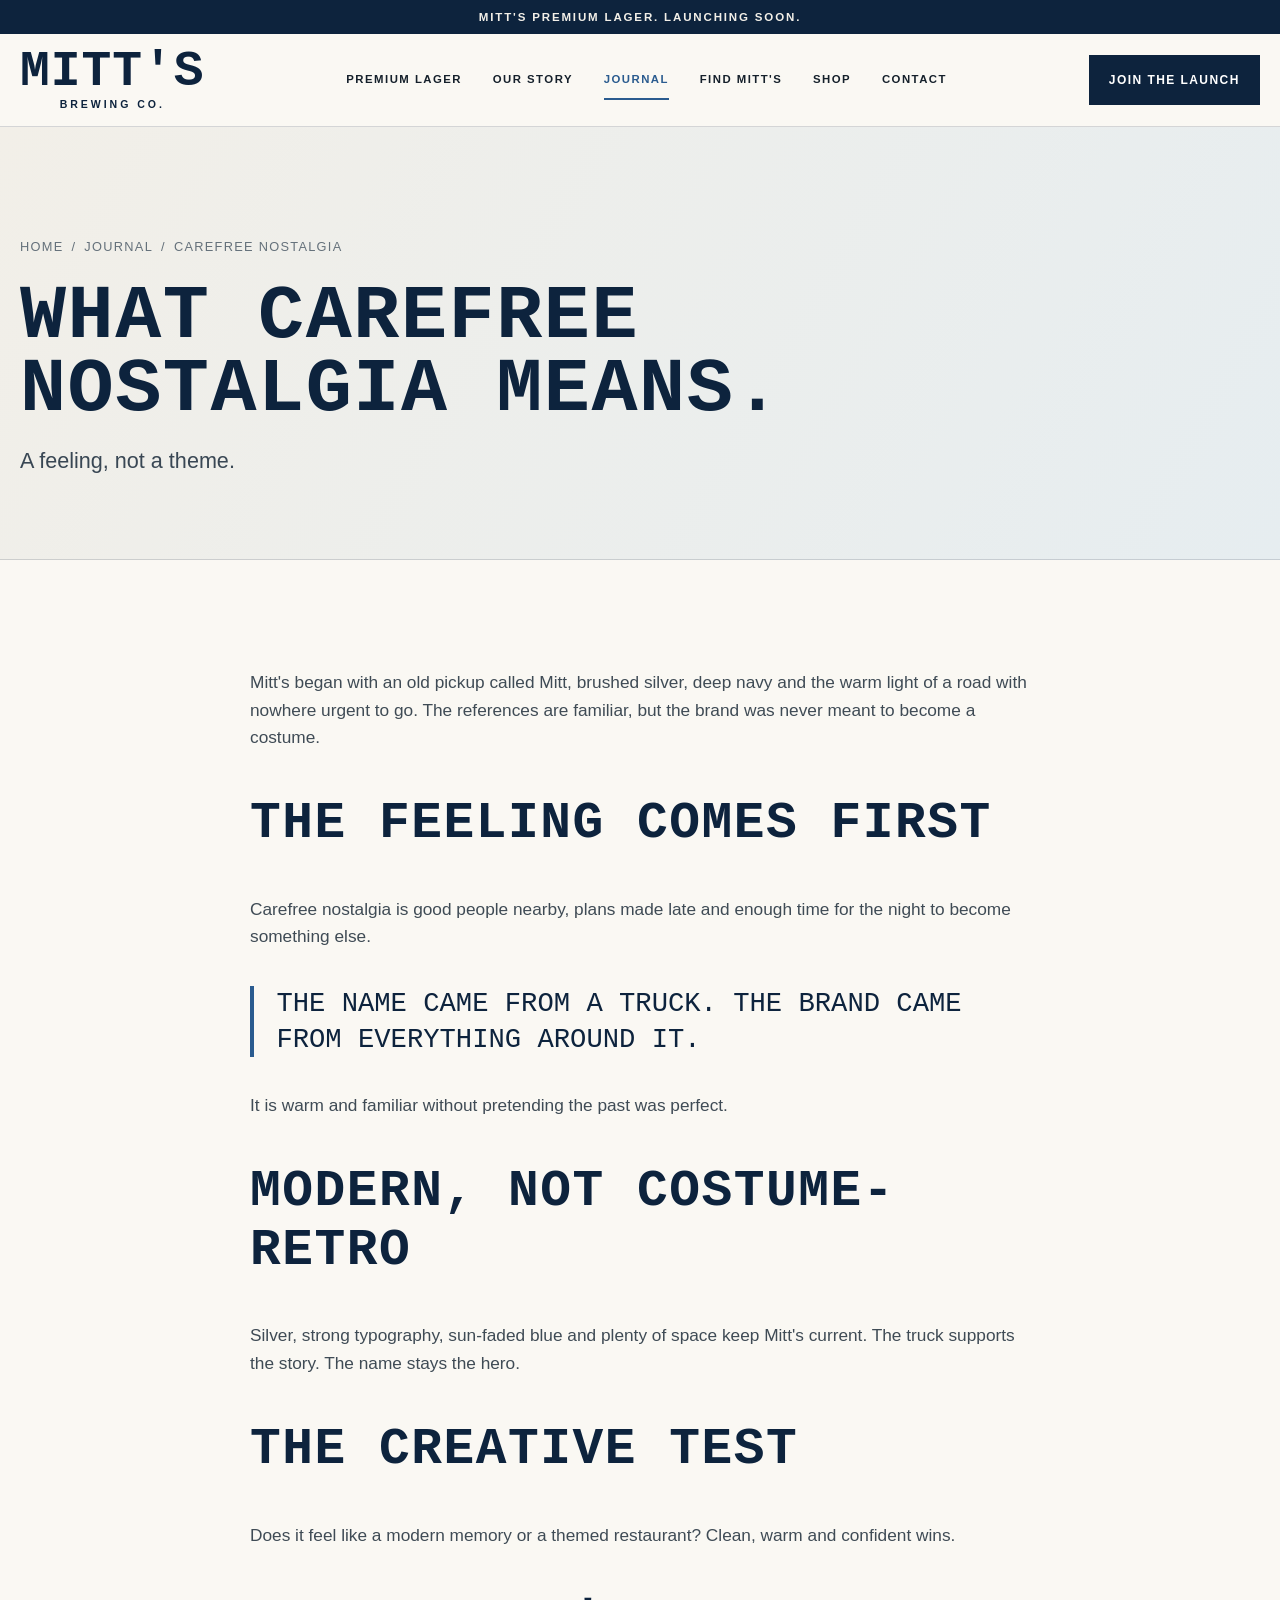
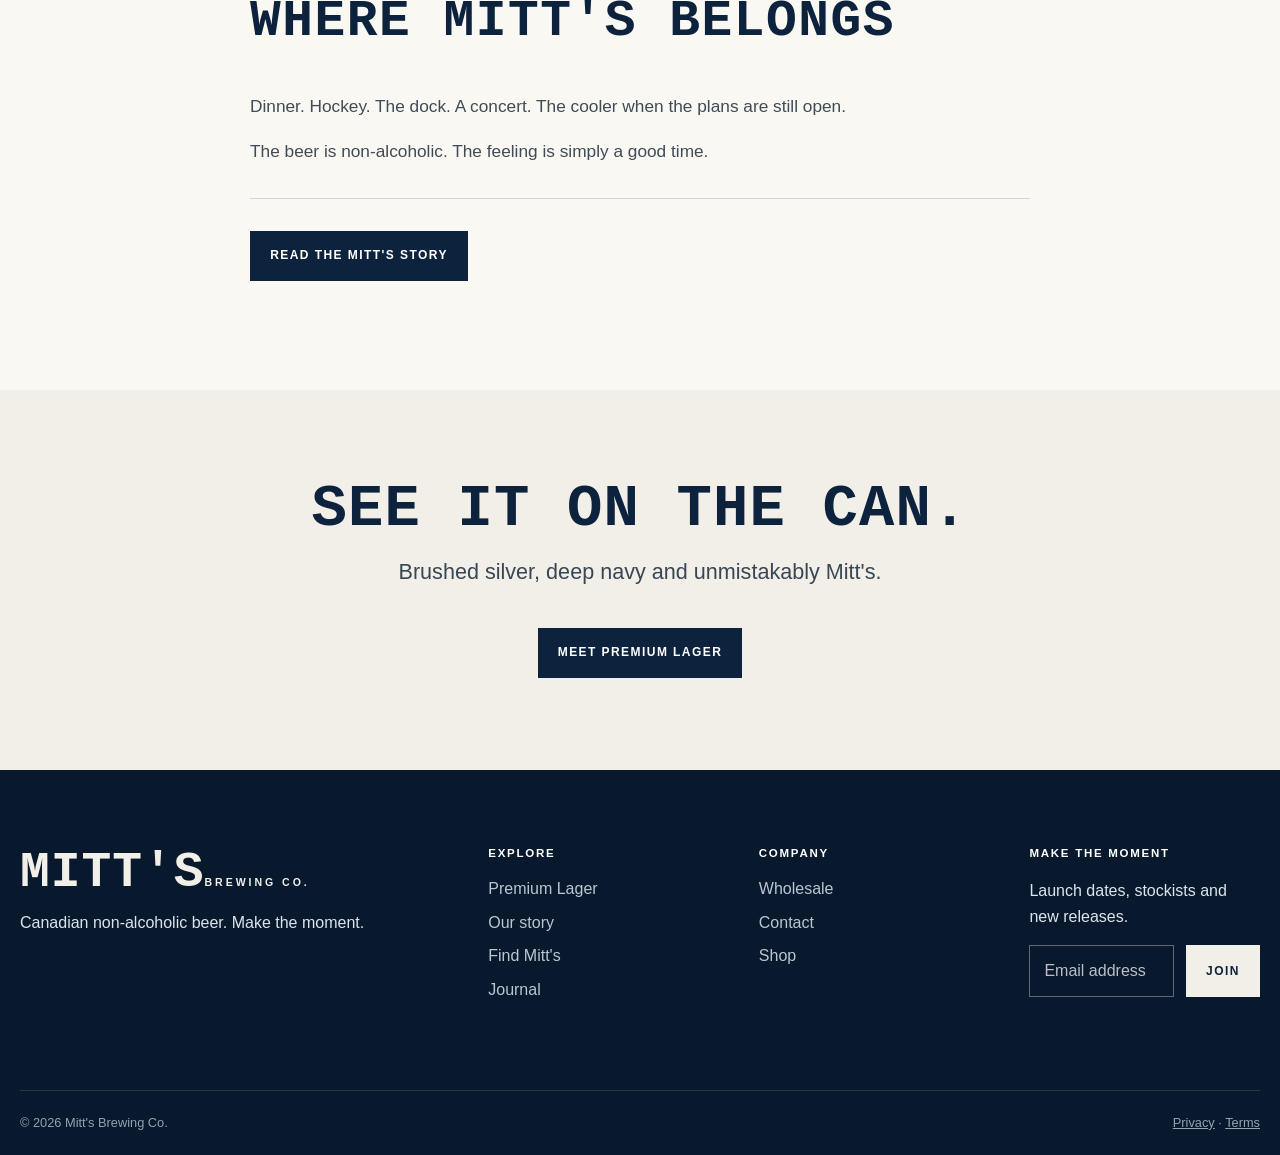
<file: journal-carefree-nostalgia.html>
<!doctype html><html lang="en-CA"><head><meta charset="utf-8"><meta name="viewport" content="width=device-width,initial-scale=1"><title>What Carefree Nostalgia Means | Mitt's Journal</title><meta name="description" content="Carefree nostalgia is the feeling behind Mitt's Brewing Co.—modern design inspired by an old truck, open evenings and good company."><link rel="canonical" href="https://mittsbrewing.com/journal-carefree-nostalgia.html"><meta property="og:site_name" content="Mitt's Brewing Co."><meta property="og:title" content="What Carefree Nostalgia Means"><meta property="og:description" content="The feeling behind Mitt's: modern design inspired by an old truck, open evenings and good company."><meta property="og:type" content="article"><meta property="og:url" content="https://mittsbrewing.com/journal-carefree-nostalgia.html"><meta property="og:image" content="https://mittsbrewing.com/assets/mitts-premium-lager-backyard.jpg?v=20260724-1534"><meta name="twitter:card" content="summary_large_image"><link rel="icon" href="assets/monogram.svg" type="image/svg+xml"><link rel="stylesheet" href="assets/styles.css"></head><body><div data-site-header></div><main id="main"><header class="page-hero"><div class="container stack"><nav class="breadcrumbs"><a href="index.html">Home</a><span>/</span><a href="journal.html">Journal</a><span>/</span><span>Carefree nostalgia</span></nav><h1 class="display display-lg">What carefree<br>nostalgia means.</h1><p class="lead">A feeling, not a theme.</p></div></header><section class="section"><article class="container article-prose"><p>Mitt's began with an old pickup called Mitt, brushed silver, deep navy and the warm light of a road with nowhere urgent to go. The references are familiar, but the brand was never meant to become a costume.</p><h2>The feeling comes first</h2><p>Carefree nostalgia is good people nearby, plans made late and enough time for the night to become something else.</p><blockquote>The name came from a truck. The brand came from everything around it.</blockquote><p>It is warm and familiar without pretending the past was perfect.</p><h2>Modern, not costume-retro</h2><p>Silver, strong typography, sun-faded blue and plenty of space keep Mitt's current. The truck supports the story. The name stays the hero.</p><h2>The creative test</h2><p>Does it feel like a modern memory or a themed restaurant? Clean, warm and confident wins.</p><h2>Where Mitt's belongs</h2><p>Dinner. Hockey. The dock. A concert. The cooler when the plans are still open.</p><p>The beer is non-alcoholic. The feeling is simply a good time.</p><hr class="rule"><p><a class="button" href="story.html">Read the Mitt's story</a></p></article></section><section class="section section-cream"><div class="container center stack"><h2 class="display display-md">See it on the can.</h2><p class="lead" style="margin-inline:auto">Brushed silver, deep navy and unmistakably Mitt's.</p><a class="button" href="premium-lager.html">Meet Premium Lager</a></div></section></main><div data-site-footer></div><script src="assets/site.js" defer></script></body></html>
</file>
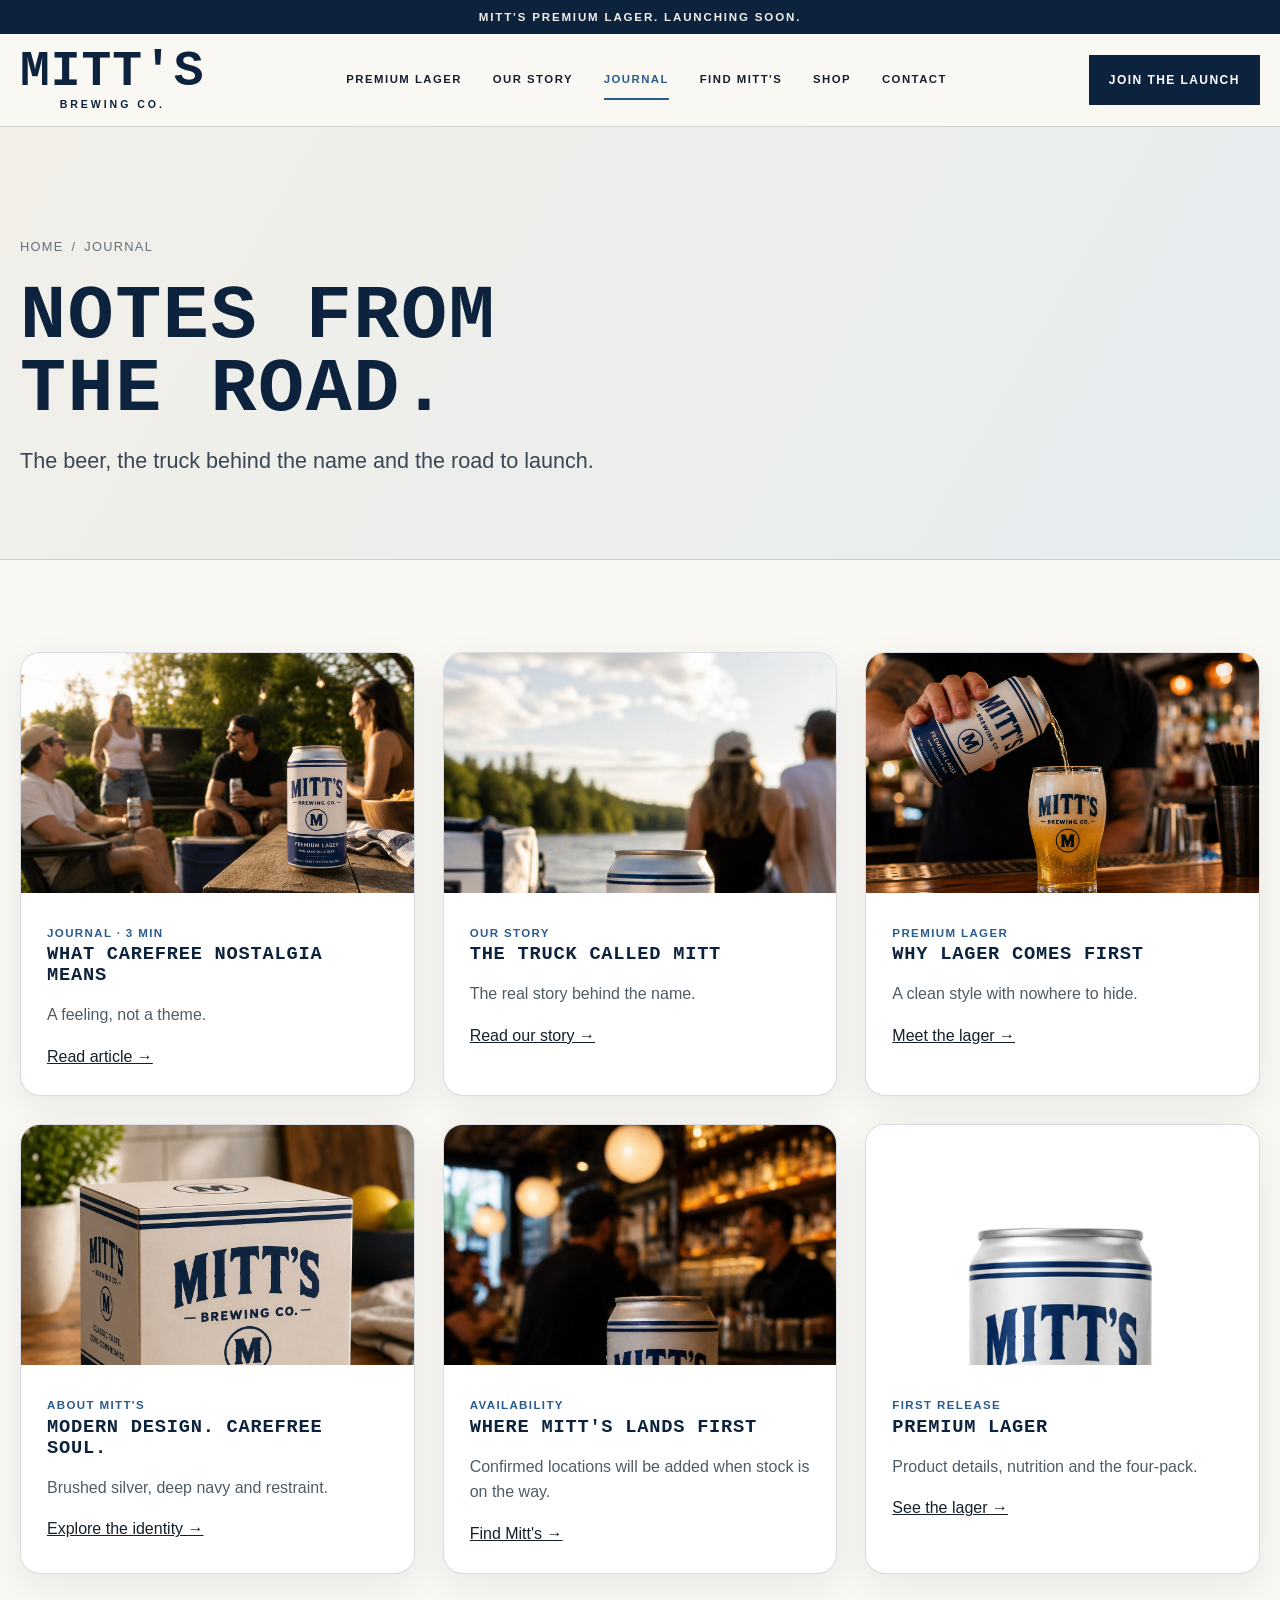
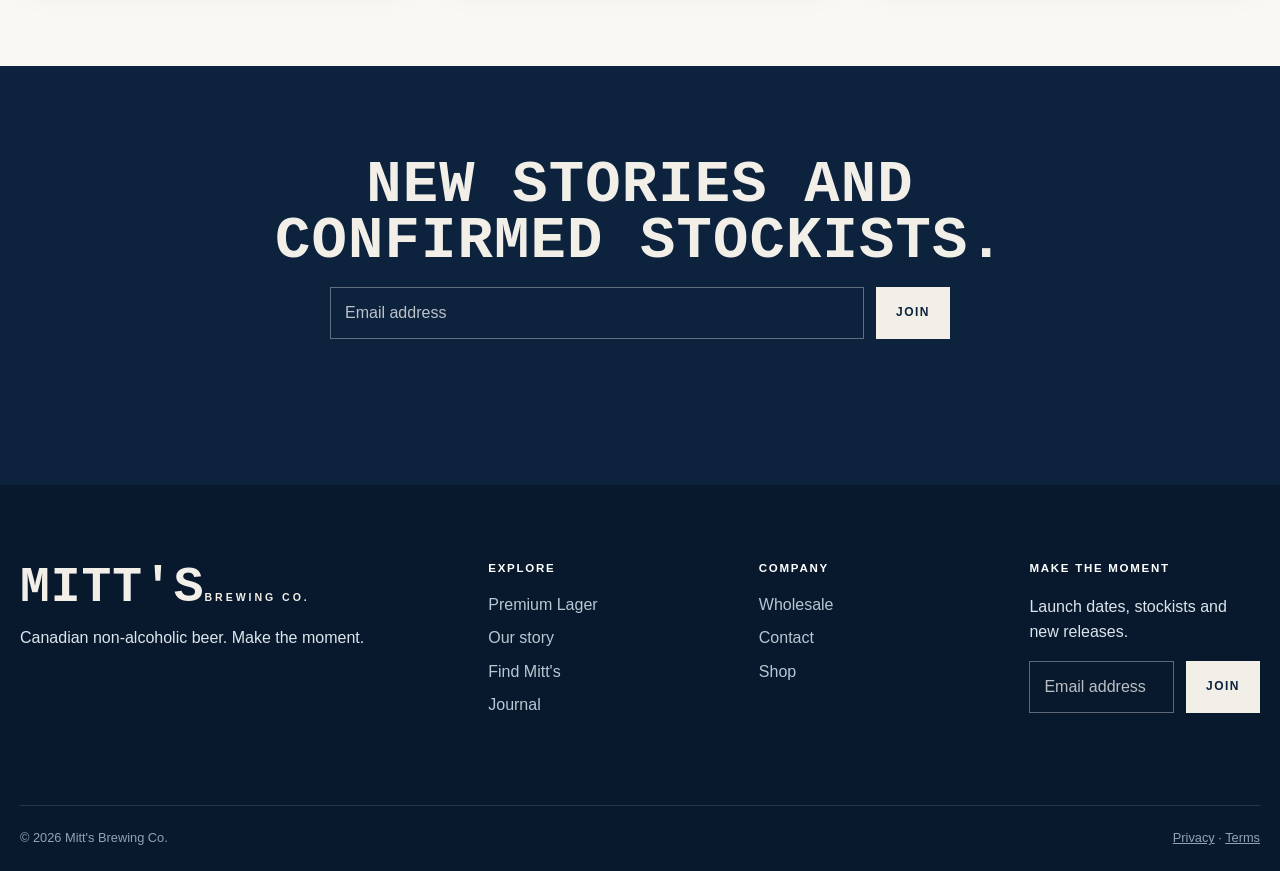
<file: journal.html>
<!doctype html><html lang="en-CA"><head><meta charset="utf-8"><meta name="viewport" content="width=device-width,initial-scale=1"><title>Journal | Mitt's Brewing Co.</title><meta name="description" content="Stories about Mitt's Premium Lager, the truck behind the name, the brand and the road to launch."><link rel="canonical" href="https://mittsbrewing.com/journal.html"><meta property="og:site_name" content="Mitt's Brewing Co."><meta property="og:title" content="Notes from the Road | Mitt's Journal"><meta property="og:description" content="The beer, the truck behind the name and the road to launch."><meta property="og:type" content="website"><meta property="og:url" content="https://mittsbrewing.com/journal.html"><meta property="og:image" content="https://mittsbrewing.com/assets/mitts-premium-lager-backyard.jpg?v=20260724-1534"><meta name="twitter:card" content="summary_large_image"><link rel="icon" href="assets/monogram.svg" type="image/svg+xml"><link rel="stylesheet" href="assets/styles.css"></head><body><div data-site-header></div><main id="main"><header class="page-hero"><div class="container stack"><nav class="breadcrumbs"><a href="index.html">Home</a><span>/</span><span>Journal</span></nav><h1 class="display display-lg">Notes from<br>the road.</h1><p class="lead">The beer, the truck behind the name and the road to launch.</p></div></header><section class="section"><div class="container"><div class="grid grid-3"><article class="card article-card"><div class="card-media"><img src="assets/mitts-premium-lager-backyard.jpg?v=20260724-1534" alt="Friends sharing Mitt's Premium Lager at a relaxed backyard gathering" width="1632" height="1024" decoding="async"></div><div class="card-body"><span class="article-meta">Journal · 3 min</span><h3>What carefree nostalgia means</h3><p>A feeling, not a theme.</p><a href="journal-carefree-nostalgia.html">Read article →</a></div></article><article class="card article-card"><div class="card-media"><img src="assets/mitts-premium-lager-dock.jpg" alt="Mitt's Premium Lager on a cottage dock at sunset" width="1122" height="1402" decoding="async"></div><div class="card-body"><span class="article-meta">Our story</span><h3>The truck called Mitt</h3><p>The real story behind the name.</p><a href="story.html">Read our story →</a></div></article><article class="card article-card"><div class="card-media"><img src="assets/mitts-premium-lager-pour.jpg" alt="Mitt's Premium Lager being poured into a branded glass" width="1536" height="1024" decoding="async"></div><div class="card-body"><span class="article-meta">Premium Lager</span><h3>Why lager comes first</h3><p>A clean style with nowhere to hide.</p><a href="premium-lager.html">Meet the lager →</a></div></article><article class="card article-card"><div class="card-media"><img src="assets/mitts-premium-lager-four-pack.jpg" alt="Mitt's Premium Lager four-pack packaging" width="1254" height="1254" decoding="async"></div><div class="card-body"><span class="article-meta">About Mitt's</span><h3>Modern design. Carefree soul.</h3><p>Brushed silver, deep navy and restraint.</p><a href="about.html">Explore the identity →</a></div></article><article class="card article-card"><div class="card-media"><img src="assets/mitts-premium-lager-bar.jpg" alt="Cold Mitt's Premium Lager on a bar coaster" width="1122" height="1402" decoding="async"></div><div class="card-body"><span class="article-meta">Availability</span><h3>Where Mitt's lands first</h3><p>Confirmed locations will be added when stock is on the way.</p><a href="find.html">Find Mitt's →</a></div></article><article class="card article-card"><div class="card-media"><img src="assets/Mitts.png" alt="Mitt's Premium Lager silver and blue 355 mL can" decoding="async"></div><div class="card-body"><span class="article-meta">First release</span><h3>Premium Lager</h3><p>Product details, nutrition and the four-pack.</p><a href="premium-lager.html">See the lager →</a></div></article></div></div></section><section class="section section-dark"><div class="container center stack"><h2 class="display display-md">New stories and confirmed stockists.</h2><form class="newsletter" data-newsletter style="margin-inline:auto"><input type="email" name="email" placeholder="Email address" aria-label="Email address" autocomplete="email" inputmode="email" required><button class="button button-light" type="submit">Join</button></form><p class="form-status" data-newsletter-status aria-live="polite"></p></div></section></main><div data-site-footer></div><script src="assets/site.js" defer></script></body></html>
</file>
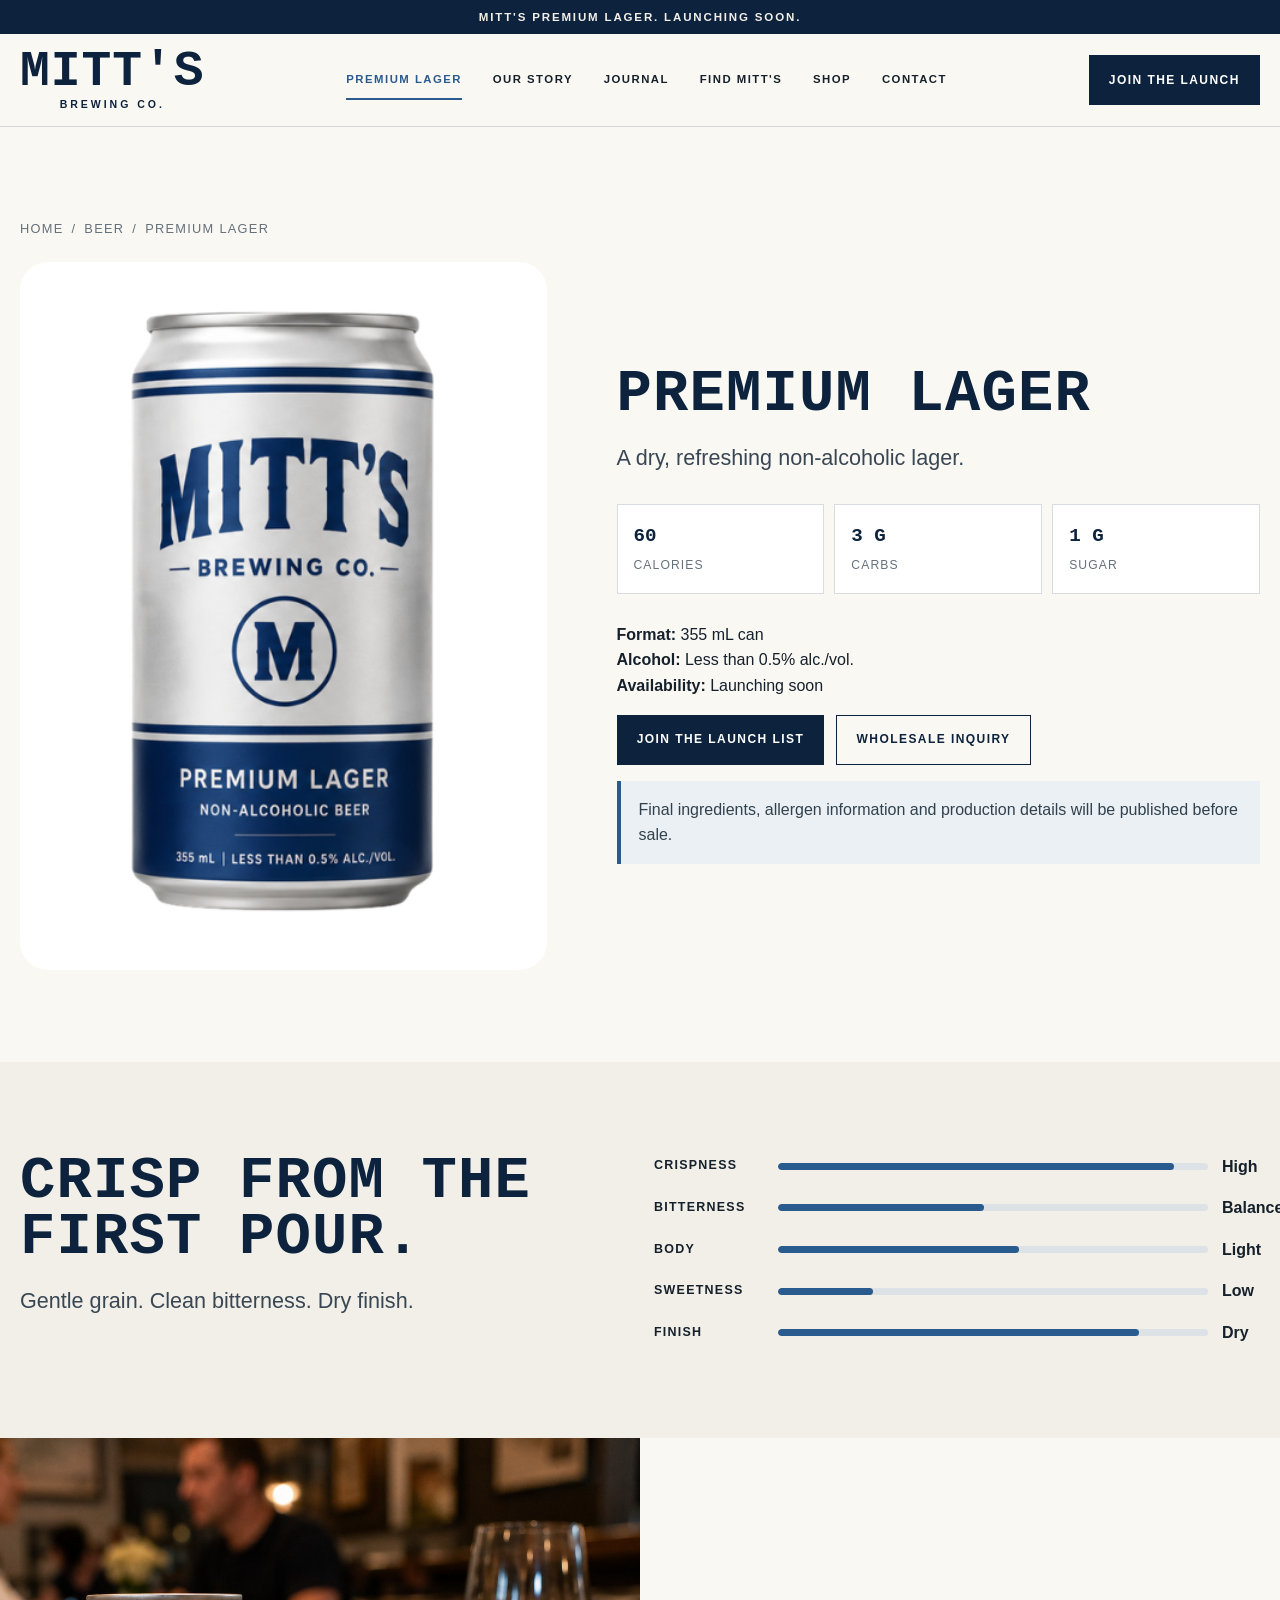
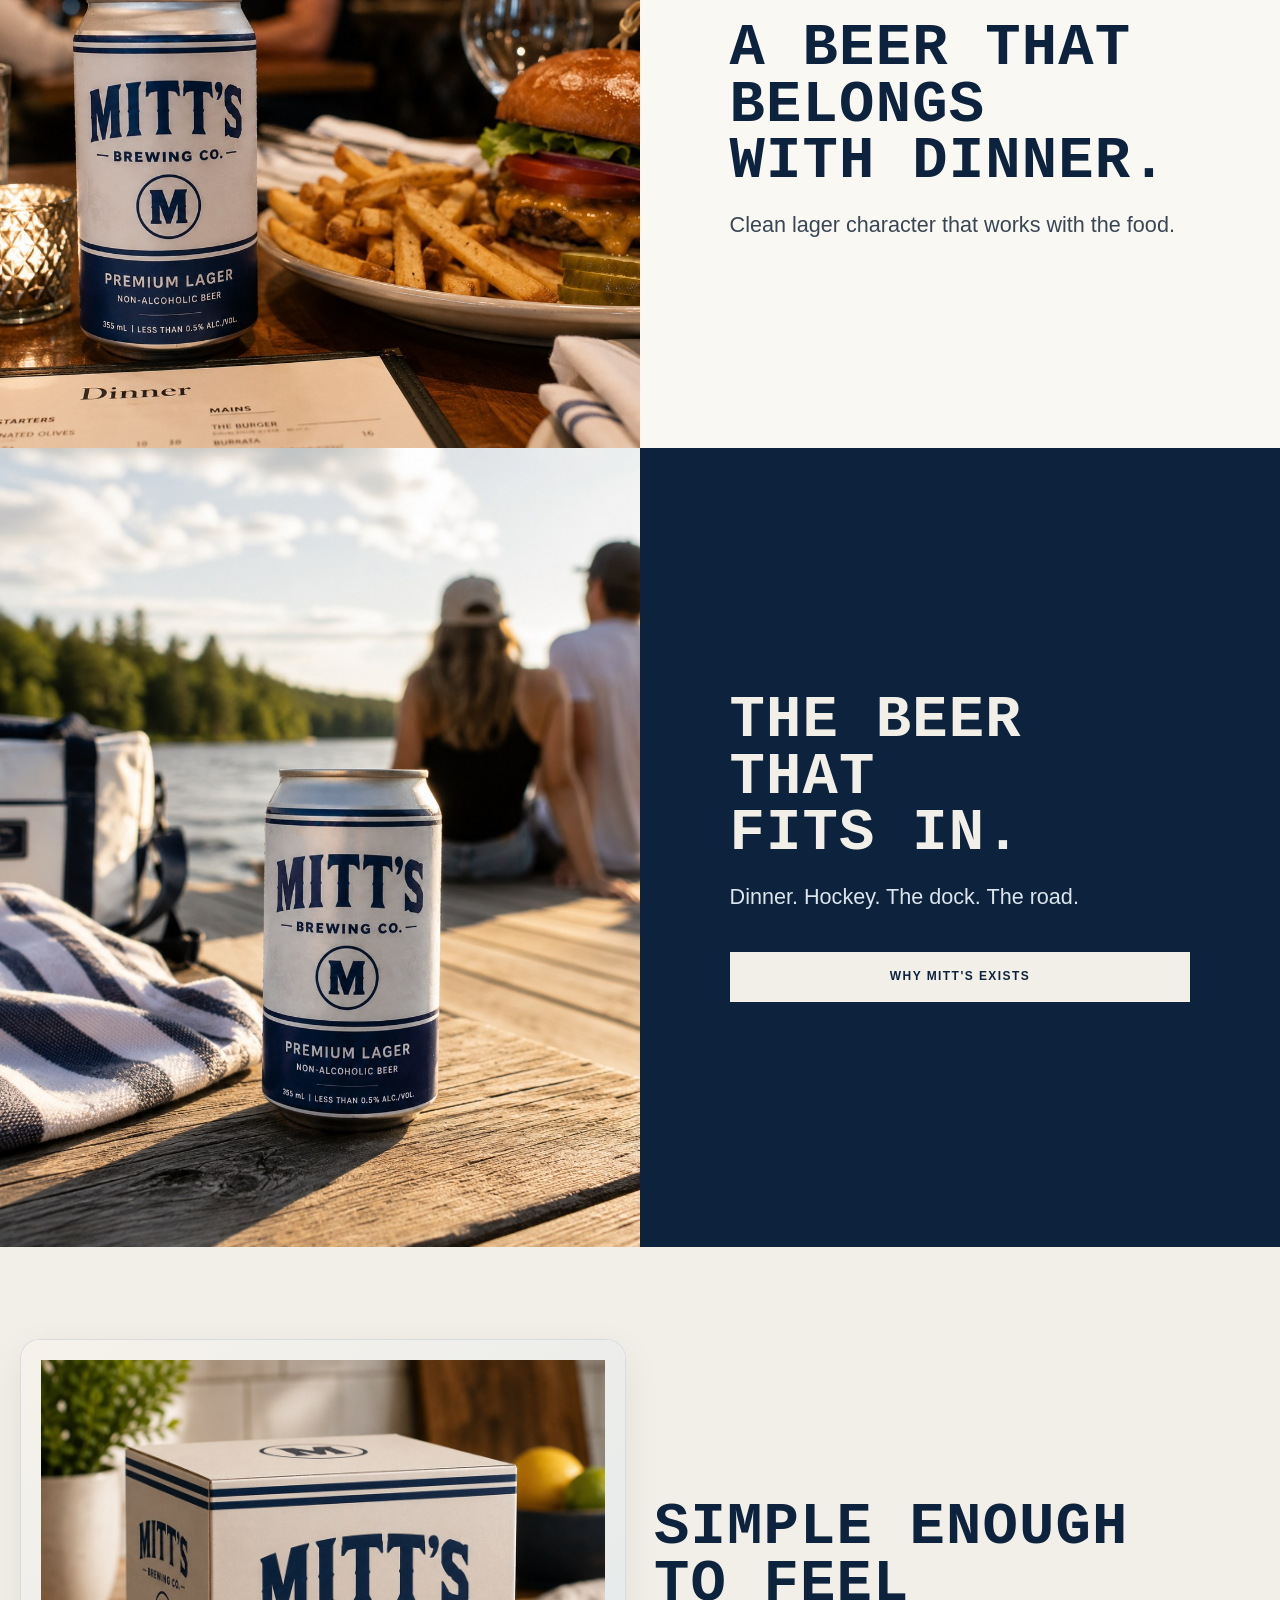
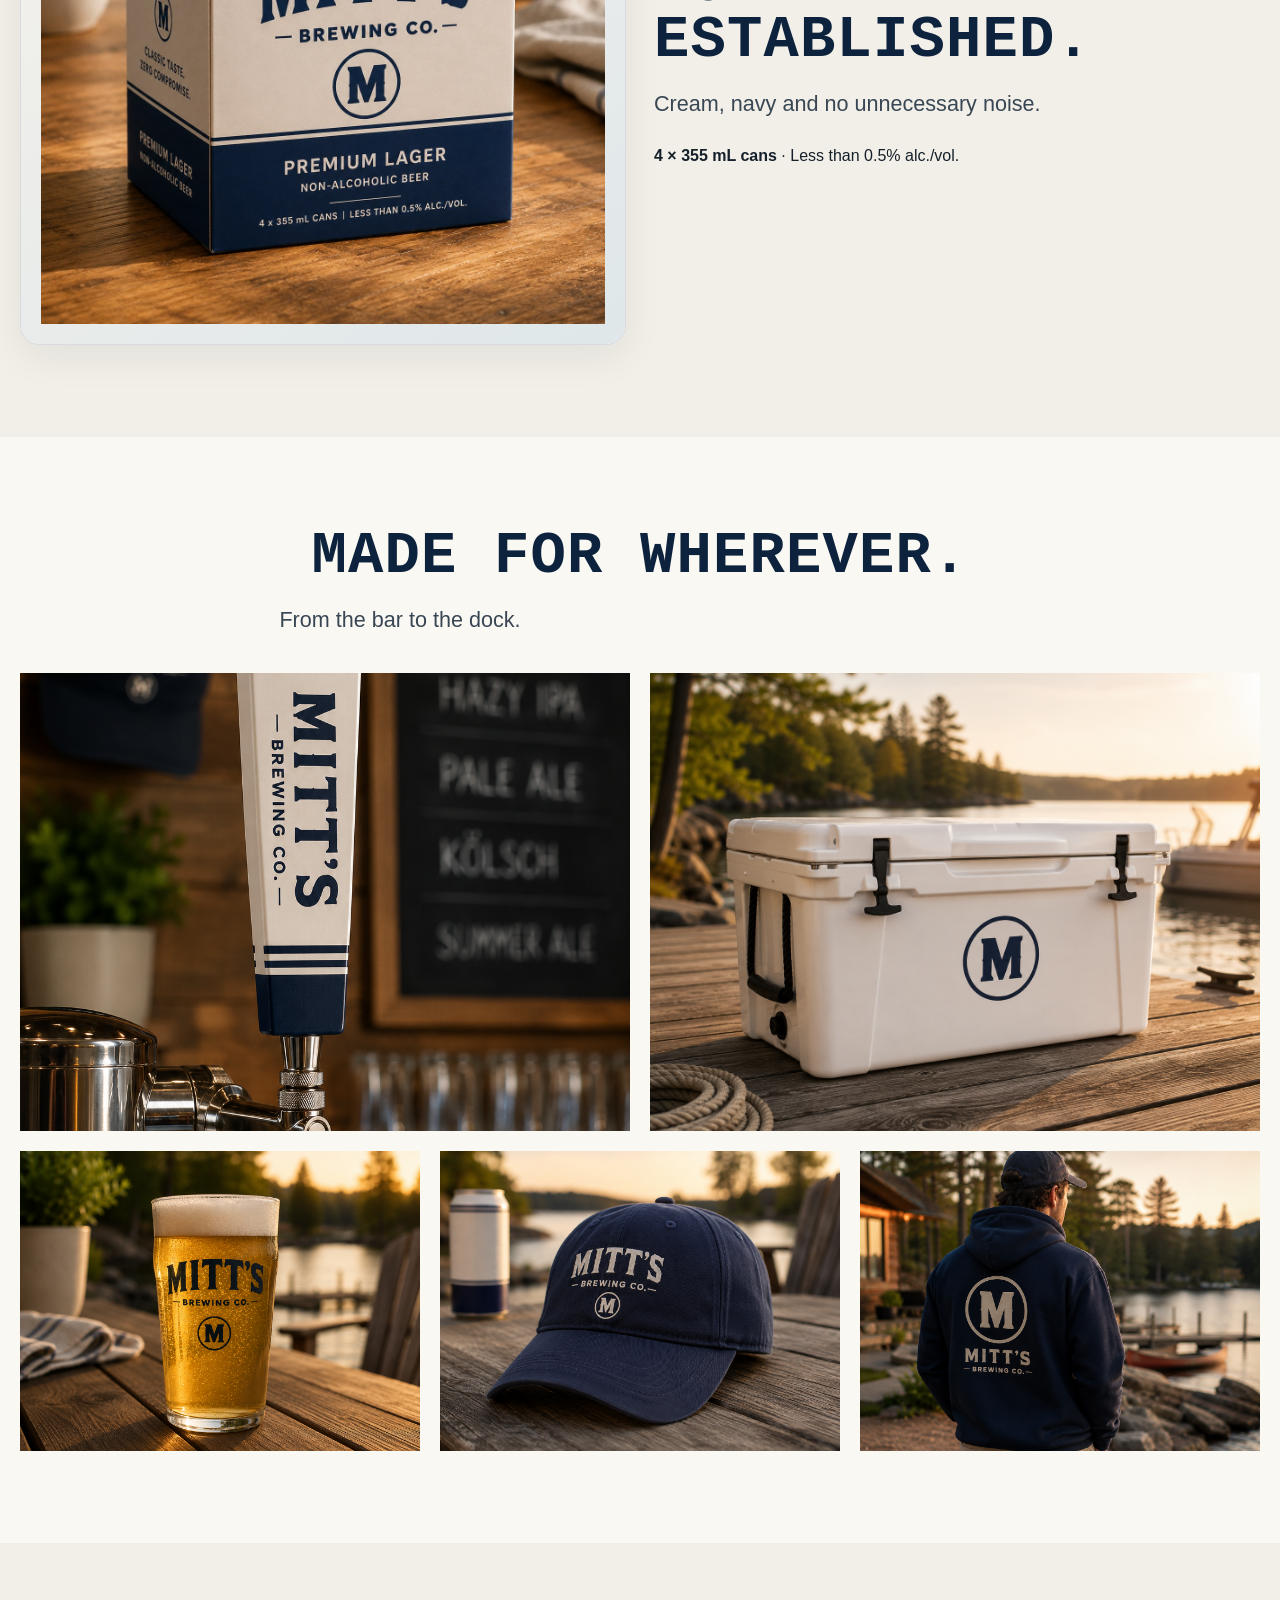
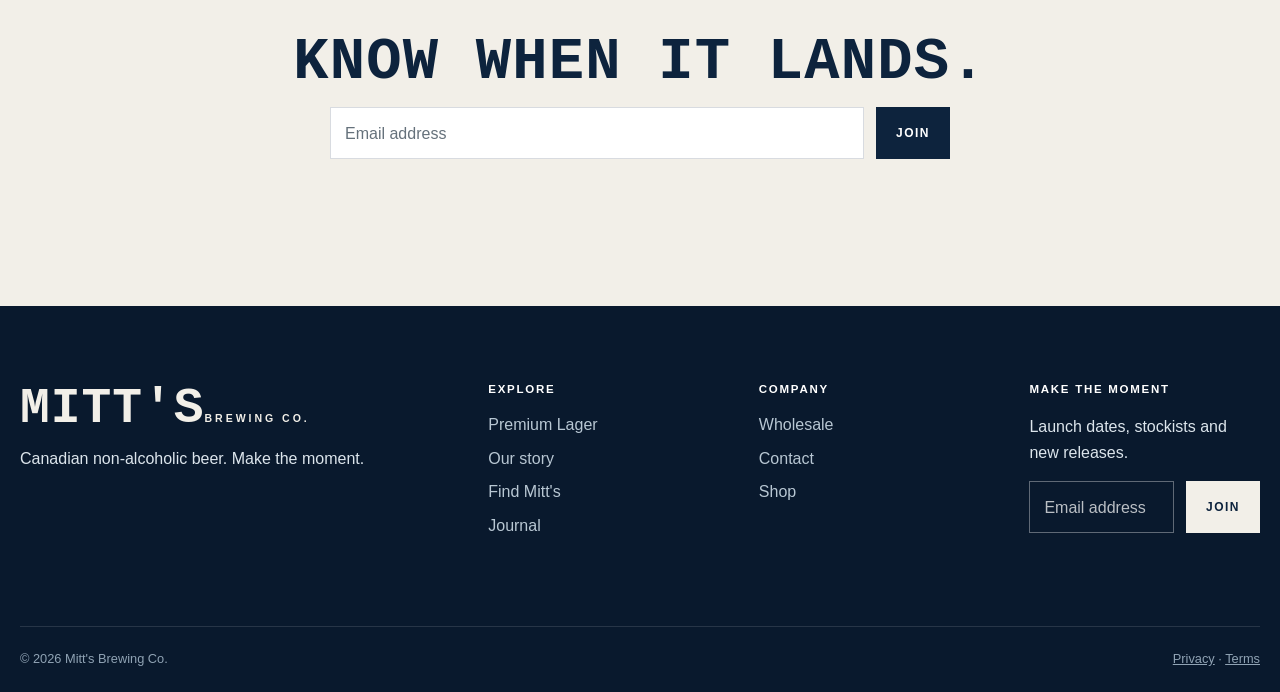
<file: premium-lager.html>
<!doctype html><html lang="en-CA"><head><meta charset="utf-8"><meta name="viewport" content="width=device-width,initial-scale=1"><title>Premium Lager | Mitt's Brewing Co.</title><meta name="description" content="Meet Mitt's Premium Lager: a crisp Canadian non-alcoholic lager in a 355 mL silver can with 60 calories, 3 g carbs and 1 g sugar."><link rel="canonical" href="https://mittsbrewing.com/premium-lager.html"><meta property="og:site_name" content="Mitt's Brewing Co."><meta property="og:title" content="Mitt's Premium Lager"><meta property="og:description" content="A crisp Canadian non-alcoholic lager with 60 calories, 3 g carbs and 1 g sugar."><meta property="og:type" content="product"><meta property="og:url" content="https://mittsbrewing.com/premium-lager.html"><meta property="og:image" content="https://mittsbrewing.com/assets/mitts-premium-lager-dinner.jpg"><meta name="twitter:card" content="summary_large_image"><link rel="icon" href="assets/monogram.svg" type="image/svg+xml"><link rel="stylesheet" href="assets/styles.css"><style>.product-stage{min-height:650px;overflow:hidden;background:#fff;padding:36px}.can-frame{position:relative;width:min(100%,330px);aspect-ratio:275/530;overflow:hidden;background:#fff}.can-frame img{position:absolute;display:block;max-width:none;max-height:none;width:196.364%;height:auto;left:-47.273%;top:-24.528%;transform:none}.brand-gallery{display:grid;grid-template-columns:repeat(12,1fr);gap:20px;margin-top:36px}.brand-gallery figure{margin:0;overflow:hidden;background:#ece8df}.brand-gallery figure:nth-child(1),.brand-gallery figure:nth-child(2){grid-column:span 6}.brand-gallery figure:nth-child(n+3){grid-column:span 4}.brand-gallery img{display:block;width:100%;height:100%;aspect-ratio:4/3;object-fit:cover}.brand-gallery figure:nth-child(1) img{object-position:center}.brand-gallery figure:nth-child(5) img{object-position:center 35%}@media(max-width:760px){.product-stage{min-height:520px;padding:24px}.can-frame{width:min(100%,270px)}.brand-gallery{grid-template-columns:1fr;gap:14px}.brand-gallery figure,.brand-gallery figure:nth-child(1),.brand-gallery figure:nth-child(2),.brand-gallery figure:nth-child(n+3){grid-column:1}.brand-gallery img{aspect-ratio:4/3}}</style><script type="application/ld+json">{"@context":"https://schema.org","@type":"Product","name":"Mitt's Premium Lager","brand":{"@type":"Brand","name":"Mitt's"},"description":"Crisp Canadian non-alcoholic premium lager in a 355 mL can.","category":"Non-alcoholic beer","image":["https://mittsbrewing.com/assets/Mitts.png","https://mittsbrewing.com/assets/mitts-premium-lager-dinner.jpg","https://mittsbrewing.com/assets/mitts-premium-lager-four-pack.jpg","https://mittsbrewing.com/assets/mitts-brewing-pint-glass-lager-sunset.png"]}</script></head><body><div data-site-header></div><main id="main"><section class="section"><div class="container"><nav class="breadcrumbs"><a href="index.html">Home</a><span>/</span><a href="beers.html">Beer</a><span>/</span><span>Premium Lager</span></nav><div class="product-page"><div class="product-stage"><div class="can-frame"><img src="assets/Mitts.png?v=2" alt="Mitt's Premium Lager silver and blue 355 mL can"></div></div><div class="stack"><h1 class="display display-md">Premium Lager</h1><p class="lead">A dry, refreshing non-alcoholic lager.</p><div class="product-facts"><div class="fact"><strong>60</strong><span>Calories</span></div><div class="fact"><strong>3 g</strong><span>Carbs</span></div><div class="fact"><strong>1 g</strong><span>Sugar</span></div></div><p><strong>Format:</strong> 355 mL can<br><strong>Alcohol:</strong> Less than 0.5% alc./vol.<br><strong>Availability:</strong> Launching soon</p><div class="button-row"><a class="button" href="shop.html">Join the launch list</a><a class="button button-outline" href="wholesale.html">Wholesale inquiry</a></div><div class="notice">Final ingredients, allergen information and production details will be published before sale.</div></div></div></div></section><section class="section section-cream"><div class="container grid grid-2" style="align-items:start"><div class="stack"><h2 class="display display-md">Crisp from the first pour.</h2><p class="lead">Gentle grain. Clean bitterness. Dry finish.</p></div><div class="tasting-bars" aria-label="Premium Lager taste profile"><div class="tasting-row"><span>Crispness</span><div class="bar"><i style="width:92%"></i></div><b>High</b></div><div class="tasting-row"><span>Bitterness</span><div class="bar"><i style="width:48%"></i></div><b>Balanced</b></div><div class="tasting-row"><span>Body</span><div class="bar"><i style="width:56%"></i></div><b>Light</b></div><div class="tasting-row"><span>Sweetness</span><div class="bar"><i style="width:22%"></i></div><b>Low</b></div><div class="tasting-row"><span>Finish</span><div class="bar"><i style="width:84%"></i></div><b>Dry</b></div></div></div></section><section class="split"><div class="split-media"><img src="assets/mitts-premium-lager-dinner.jpg" alt="Mitt's Premium Lager served beside a burger and fries at dinner" width="1536" height="1024" decoding="async"></div><div class="split-copy stack"><h2 class="display display-md">A beer that belongs with dinner.</h2><p class="lead">Clean lager character that works with the food.</p></div></section><section class="split section-dark"><div class="split-media"><img src="assets/mitts-premium-lager-dock.jpg" alt="Mitt's Premium Lager on a cottage dock beside the lake" width="1122" height="1402" decoding="async"></div><div class="split-copy stack"><h2 class="display display-md">The beer that fits in.</h2><p class="lead">Dinner. Hockey. The dock. The road.</p><a class="button button-light" href="story.html">Why Mitt's exists</a></div></section><section class="section section-cream"><div class="container grid grid-2" style="align-items:center"><div class="card"><div class="card-media"><img src="assets/mitts-premium-lager-four-pack.jpg" alt="Mitt's Premium Lager four-pack carton" width="1254" height="1254" decoding="async"></div></div><div class="stack"><h2 class="display display-md">Simple enough to feel established.</h2><p class="lead">Cream, navy and no unnecessary noise.</p><p><strong>4 × 355 mL cans</strong> · Less than 0.5% alc./vol.</p></div></div></section><section class="section"><div class="container"><div class="center stack"><h2 class="display display-md">Made for wherever.</h2><p class="lead">From the bar to the dock.</p></div><div class="brand-gallery"><figure><img src="assets/mitts-brewing-tap-handle-bar.png" alt="Mitt's Brewing tap handle in a warm bar" width="1024" height="1536" decoding="async"></figure><figure><img src="assets/mitts-brewing-premium-cooler-lakeside.png" alt="Mitt's Brewing marine cooler on a lakeside dock" width="1536" height="1133" decoding="async"></figure><figure><img src="assets/mitts-brewing-pint-glass-lager-sunset.png" alt="Cold pint of Mitt's lager beside the lake at sunset" width="1536" height="1133" decoding="async"></figure><figure><img src="assets/mitts-brewing-logo-hat-lifestyle.png" alt="Navy Mitt's Brewing embroidered hat on a cottage table" width="1536" height="1133" decoding="async"></figure><figure><img src="assets/mitts-brewing-hoodie-lakeside-back.png" alt="Navy Mitt's Brewing hoodie worn beside a Canadian lake" width="1536" height="1133" decoding="async"></figure></div></div></section><section class="section section-cream"><div class="container center stack"><h2 class="display display-md">Know when it lands.</h2><form class="newsletter" data-newsletter style="margin-inline:auto"><input type="email" name="email" placeholder="Email address" aria-label="Email address" autocomplete="email" inputmode="email" required><button class="button" type="submit">Join</button></form><p class="form-status" data-newsletter-status aria-live="polite"></p></div></section></main><div data-site-footer></div><script src="assets/site.js" defer></script></body></html>
</file>
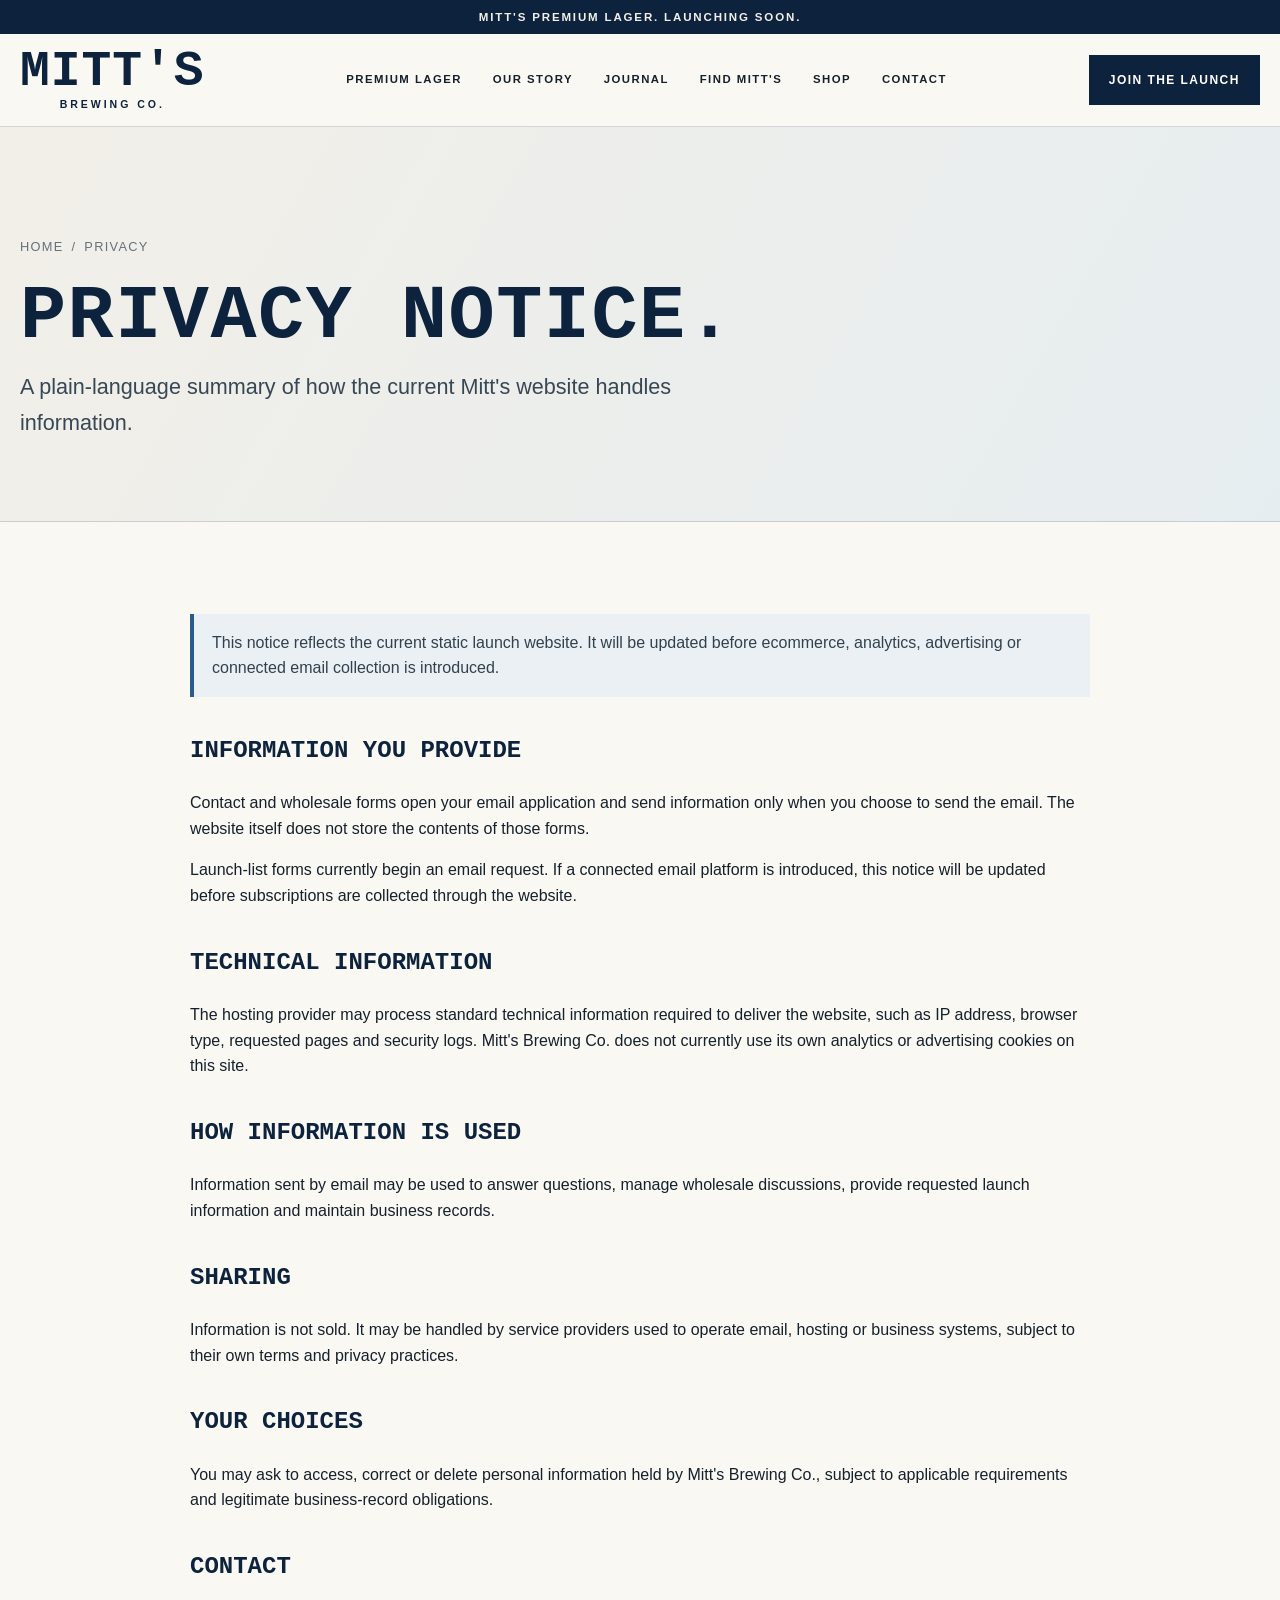
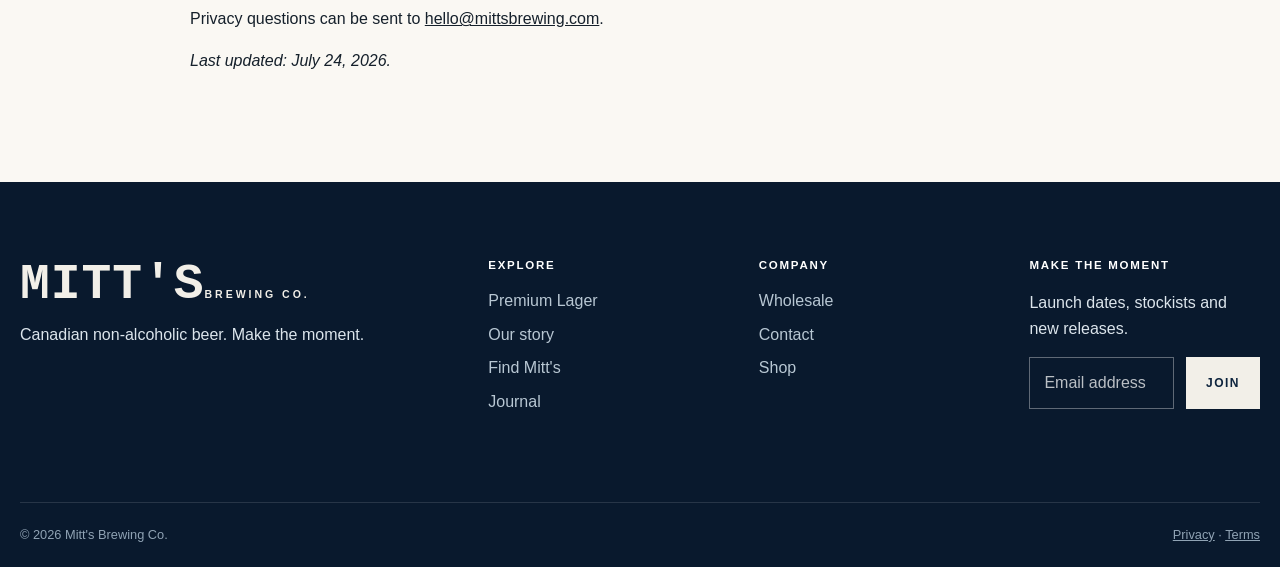
<file: privacy.html>
<!doctype html><html lang="en-CA"><head><meta charset="utf-8"><meta name="viewport" content="width=device-width,initial-scale=1"><title>Privacy | Mitt's Brewing Co.</title><meta name="description" content="Privacy notice for the Mitt's Brewing Co. website."><link rel="canonical" href="https://mittsbrewing.com/privacy.html"><meta name="robots" content="noindex,follow"><link rel="icon" href="assets/monogram.svg" type="image/svg+xml"><link rel="stylesheet" href="assets/styles.css"></head><body><div data-site-header></div><main id="main"><header class="page-hero"><div class="container stack"><nav class="breadcrumbs"><a href="index.html">Home</a><span>/</span><span>Privacy</span></nav><h1 class="display display-lg">Privacy notice.</h1><p class="lead">A plain-language summary of how the current Mitt's website handles information.</p></div></header><section class="section"><div class="container legal"><div class="notice">This notice reflects the current static launch website. It will be updated before ecommerce, analytics, advertising or connected email collection is introduced.</div><h2>Information you provide</h2><p>Contact and wholesale forms open your email application and send information only when you choose to send the email. The website itself does not store the contents of those forms.</p><p>Launch-list forms currently begin an email request. If a connected email platform is introduced, this notice will be updated before subscriptions are collected through the website.</p><h2>Technical information</h2><p>The hosting provider may process standard technical information required to deliver the website, such as IP address, browser type, requested pages and security logs. Mitt's Brewing Co. does not currently use its own analytics or advertising cookies on this site.</p><h2>How information is used</h2><p>Information sent by email may be used to answer questions, manage wholesale discussions, provide requested launch information and maintain business records.</p><h2>Sharing</h2><p>Information is not sold. It may be handled by service providers used to operate email, hosting or business systems, subject to their own terms and privacy practices.</p><h2>Your choices</h2><p>You may ask to access, correct or delete personal information held by Mitt's Brewing Co., subject to applicable requirements and legitimate business-record obligations.</p><h2>Contact</h2><p>Privacy questions can be sent to <a href="mailto:hello@mittsbrewing.com">hello@mittsbrewing.com</a>.</p><p><em>Last updated: July 24, 2026.</em></p></div></section></main><div data-site-footer></div><script src="assets/site.js" defer></script></body></html>
</file>
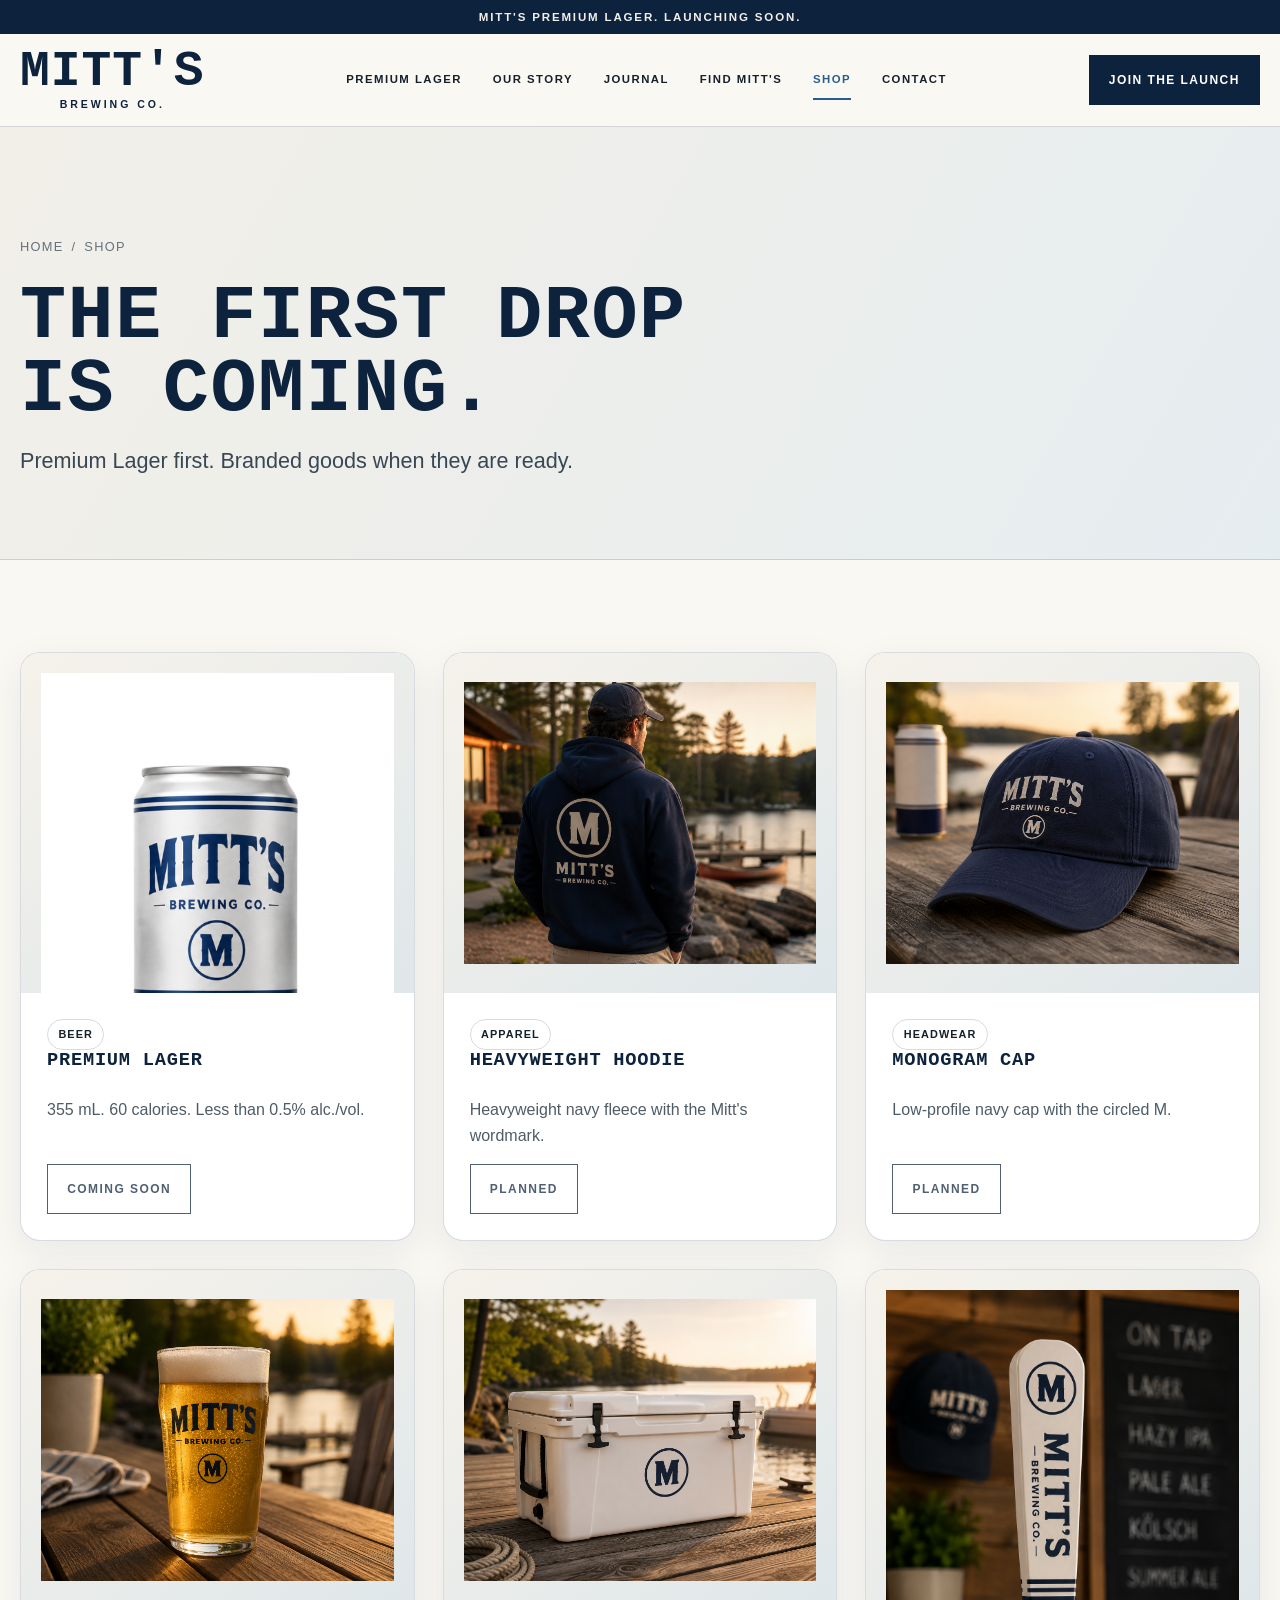
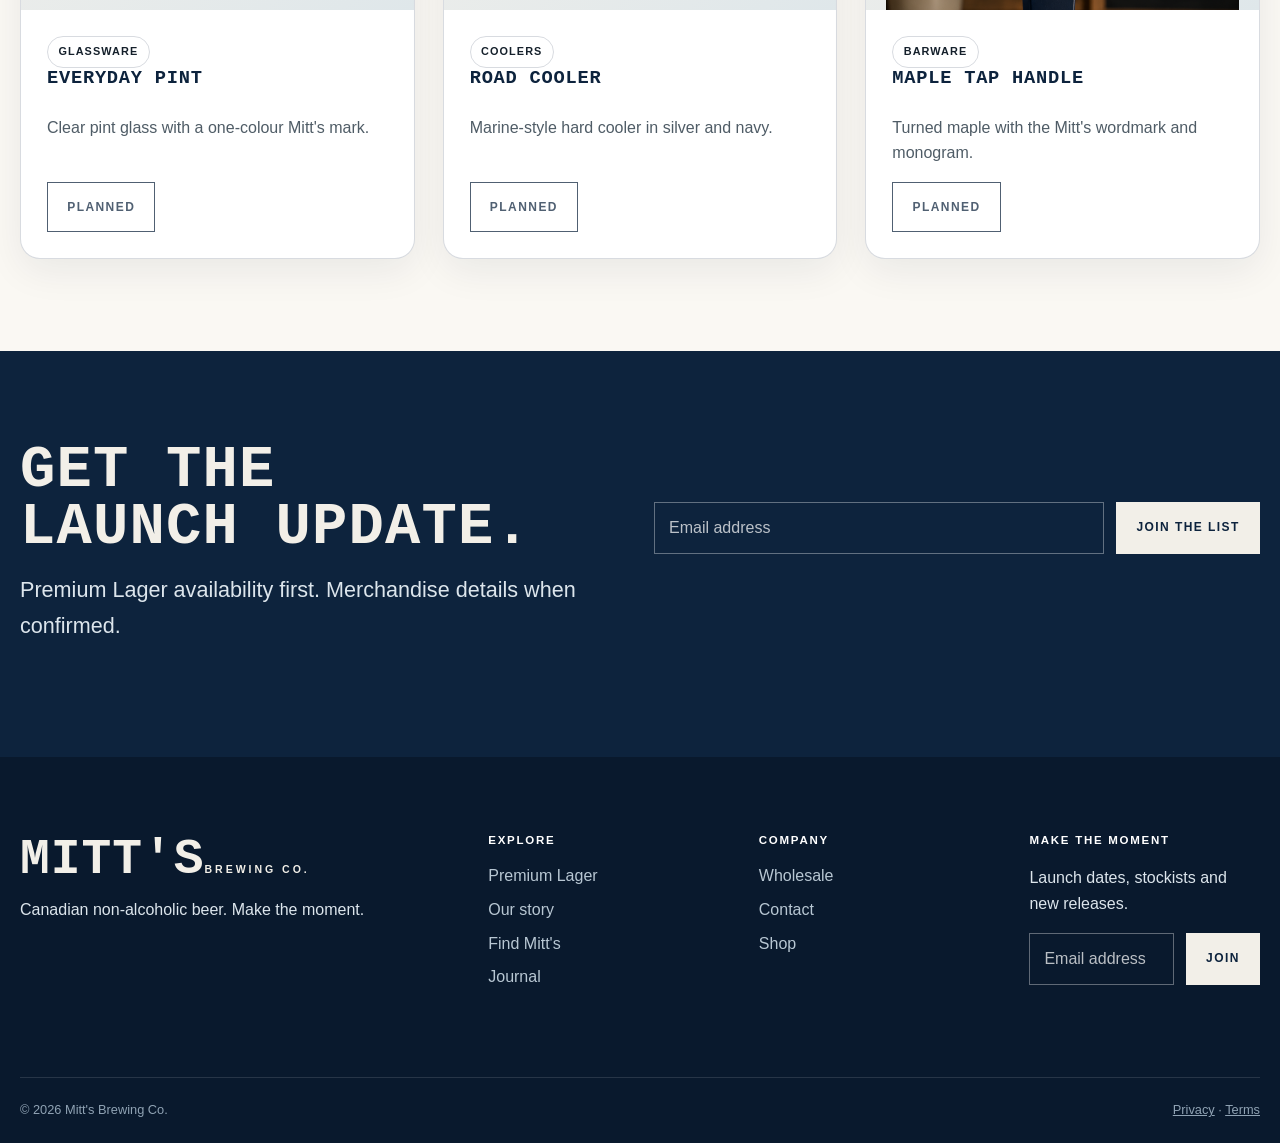
<file: shop.html>
<!doctype html><html lang="en-CA"><head><meta charset="utf-8"><meta name="viewport" content="width=device-width,initial-scale=1"><title>Shop | Mitt's Brewing Co.</title><meta name="description" content="Explore Mitt's Premium Lager and branded goods planned for the first Mitt's release."><link rel="canonical" href="https://mittsbrewing.com/shop.html"><meta property="og:site_name" content="Mitt's Brewing Co."><meta property="og:title" content="The Mitt's Shop"><meta property="og:description" content="Premium Lager first. Branded goods when they are ready."><meta property="og:type" content="website"><meta property="og:url" content="https://mittsbrewing.com/shop.html"><meta property="og:image" content="https://mittsbrewing.com/assets/Mitts.png"><meta name="twitter:card" content="summary_large_image"><link rel="icon" href="assets/monogram.svg" type="image/svg+xml"><link rel="stylesheet" href="assets/styles.css"></head><body><div data-site-header></div><main id="main"><header class="page-hero"><div class="container stack"><nav class="breadcrumbs"><a href="index.html">Home</a><span>/</span><span>Shop</span></nav><h1 class="display display-lg">The first drop<br>is coming.</h1><p class="lead">Premium Lager first. Branded goods when they are ready.</p></div></header><section class="section"><div class="container"><div class="grid grid-3"><article class="card product-card"><div class="card-media"><img src="assets/Mitts.png" alt="Mitt's Premium Lager 355 mL silver can" decoding="async"></div><div class="card-body"><span class="badge">Beer</span><h3>Premium Lager</h3><p>355 mL. 60 calories. Less than 0.5% alc./vol.</p><span class="button button-outline" aria-disabled="true">Coming soon</span></div></article><article class="card product-card"><div class="card-media"><img src="assets/mitts-brewing-hoodie-lakeside-back.png" alt="Navy Mitt's Brewing heavyweight hoodie" decoding="async"></div><div class="card-body"><span class="badge">Apparel</span><h3>Heavyweight Hoodie</h3><p>Heavyweight navy fleece with the Mitt's wordmark.</p><span class="button button-outline" aria-disabled="true">Planned</span></div></article><article class="card product-card"><div class="card-media"><img src="assets/mitts-brewing-logo-hat-lifestyle.png" alt="Navy Mitt's Brewing monogram cap" decoding="async"></div><div class="card-body"><span class="badge">Headwear</span><h3>Monogram Cap</h3><p>Low-profile navy cap with the circled M.</p><span class="button button-outline" aria-disabled="true">Planned</span></div></article><article class="card product-card"><div class="card-media"><img src="assets/mitts-brewing-pint-glass-lager-sunset.png" alt="Mitt's Brewing everyday pint glass" decoding="async"></div><div class="card-body"><span class="badge">Glassware</span><h3>Everyday Pint</h3><p>Clear pint glass with a one-colour Mitt's mark.</p><span class="button button-outline" aria-disabled="true">Planned</span></div></article><article class="card product-card"><div class="card-media"><img src="assets/mitts-brewing-premium-cooler-lakeside.png" alt="Silver and navy Mitt's Brewing road cooler" decoding="async"></div><div class="card-body"><span class="badge">Coolers</span><h3>Road Cooler</h3><p>Marine-style hard cooler in silver and navy.</p><span class="button button-outline" aria-disabled="true">Planned</span></div></article><article class="card product-card"><div class="card-media"><img src="assets/mitts-brewing-tap-handle-bar.png" alt="Maple Mitt's Brewing tap handle" decoding="async"></div><div class="card-body"><span class="badge">Barware</span><h3>Maple Tap Handle</h3><p>Turned maple with the Mitt's wordmark and monogram.</p><span class="button button-outline" aria-disabled="true">Planned</span></div></article></div></div></section><section class="section section-dark"><div class="container grid grid-2" style="align-items:center"><div class="stack"><h2 class="display display-md">Get the launch update.</h2><p class="lead">Premium Lager availability first. Merchandise details when confirmed.</p></div><div><form class="newsletter" data-newsletter><input type="email" name="email" placeholder="Email address" aria-label="Email address" autocomplete="email" inputmode="email" required><button class="button button-light" type="submit">Join the list</button></form><p class="form-status" data-newsletter-status aria-live="polite"></p></div></div></section></main><div data-site-footer></div><script src="assets/site.js" defer></script></body></html>
</file>
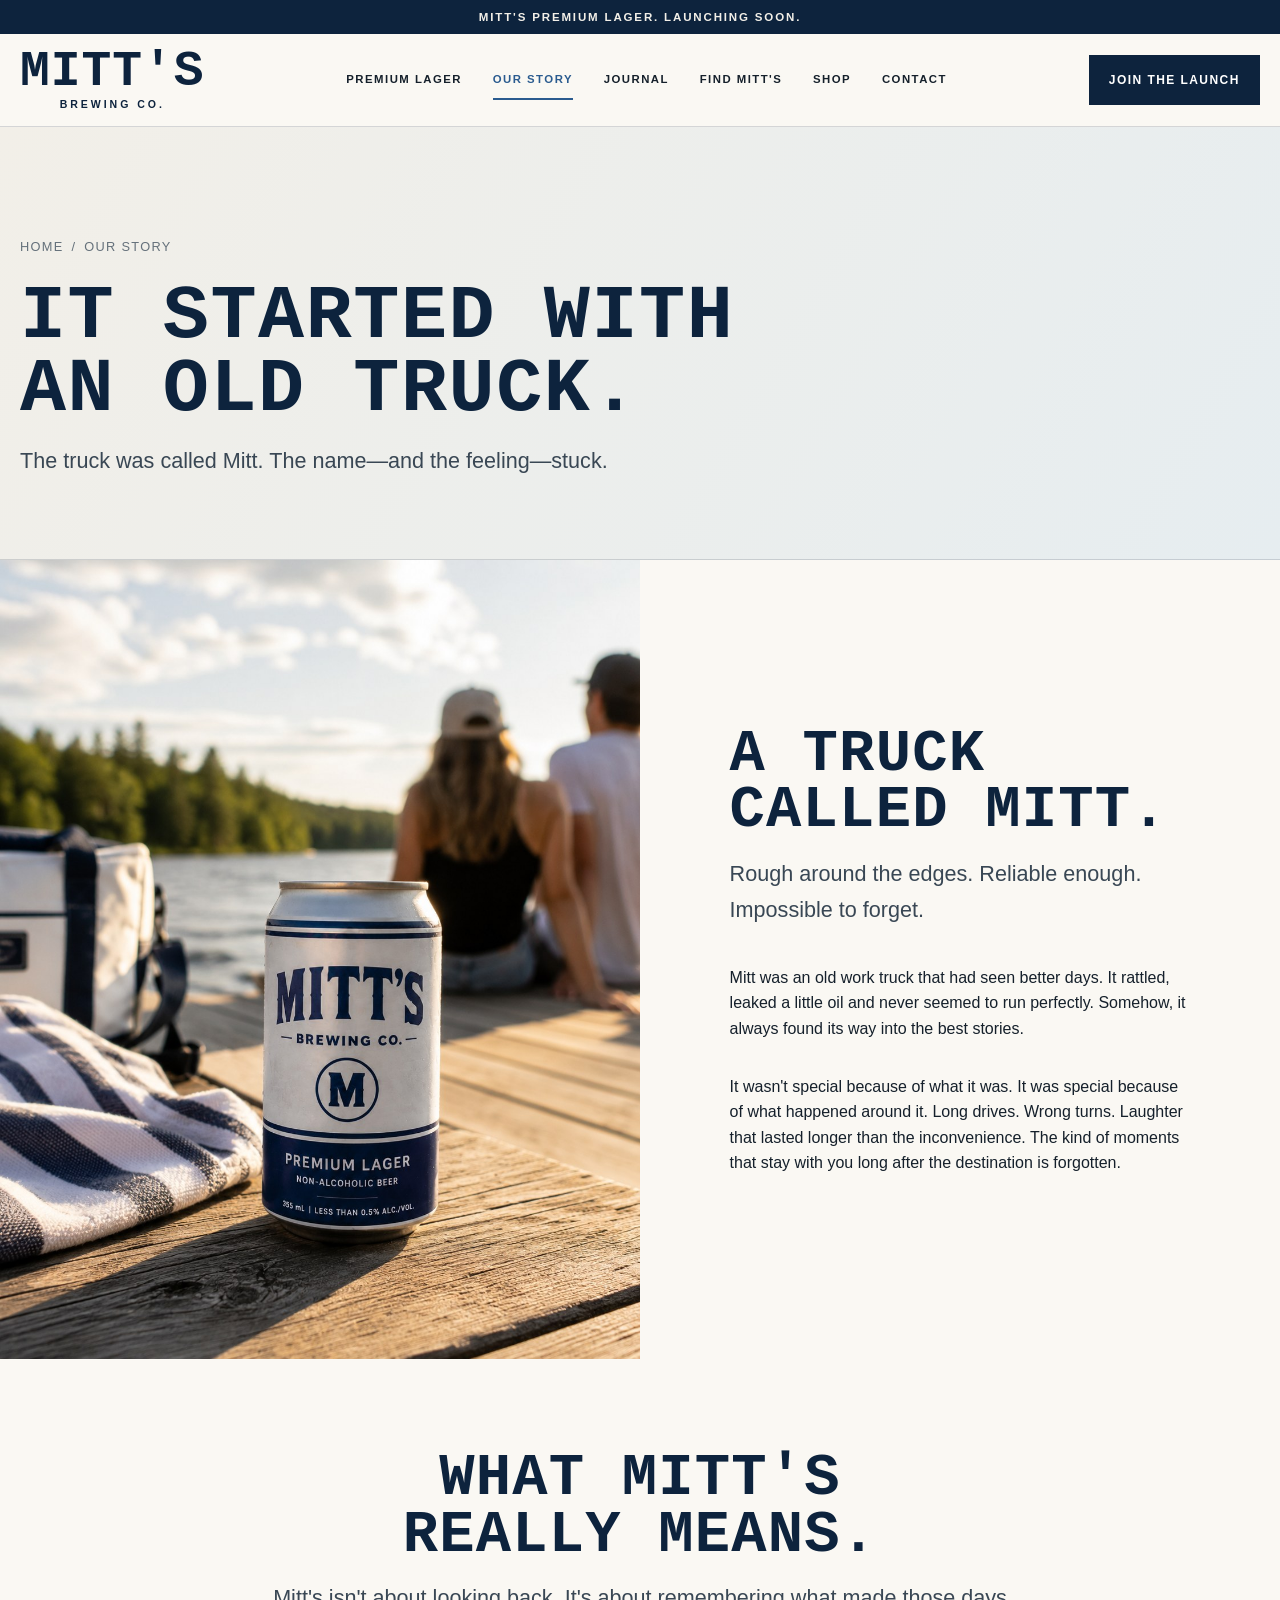
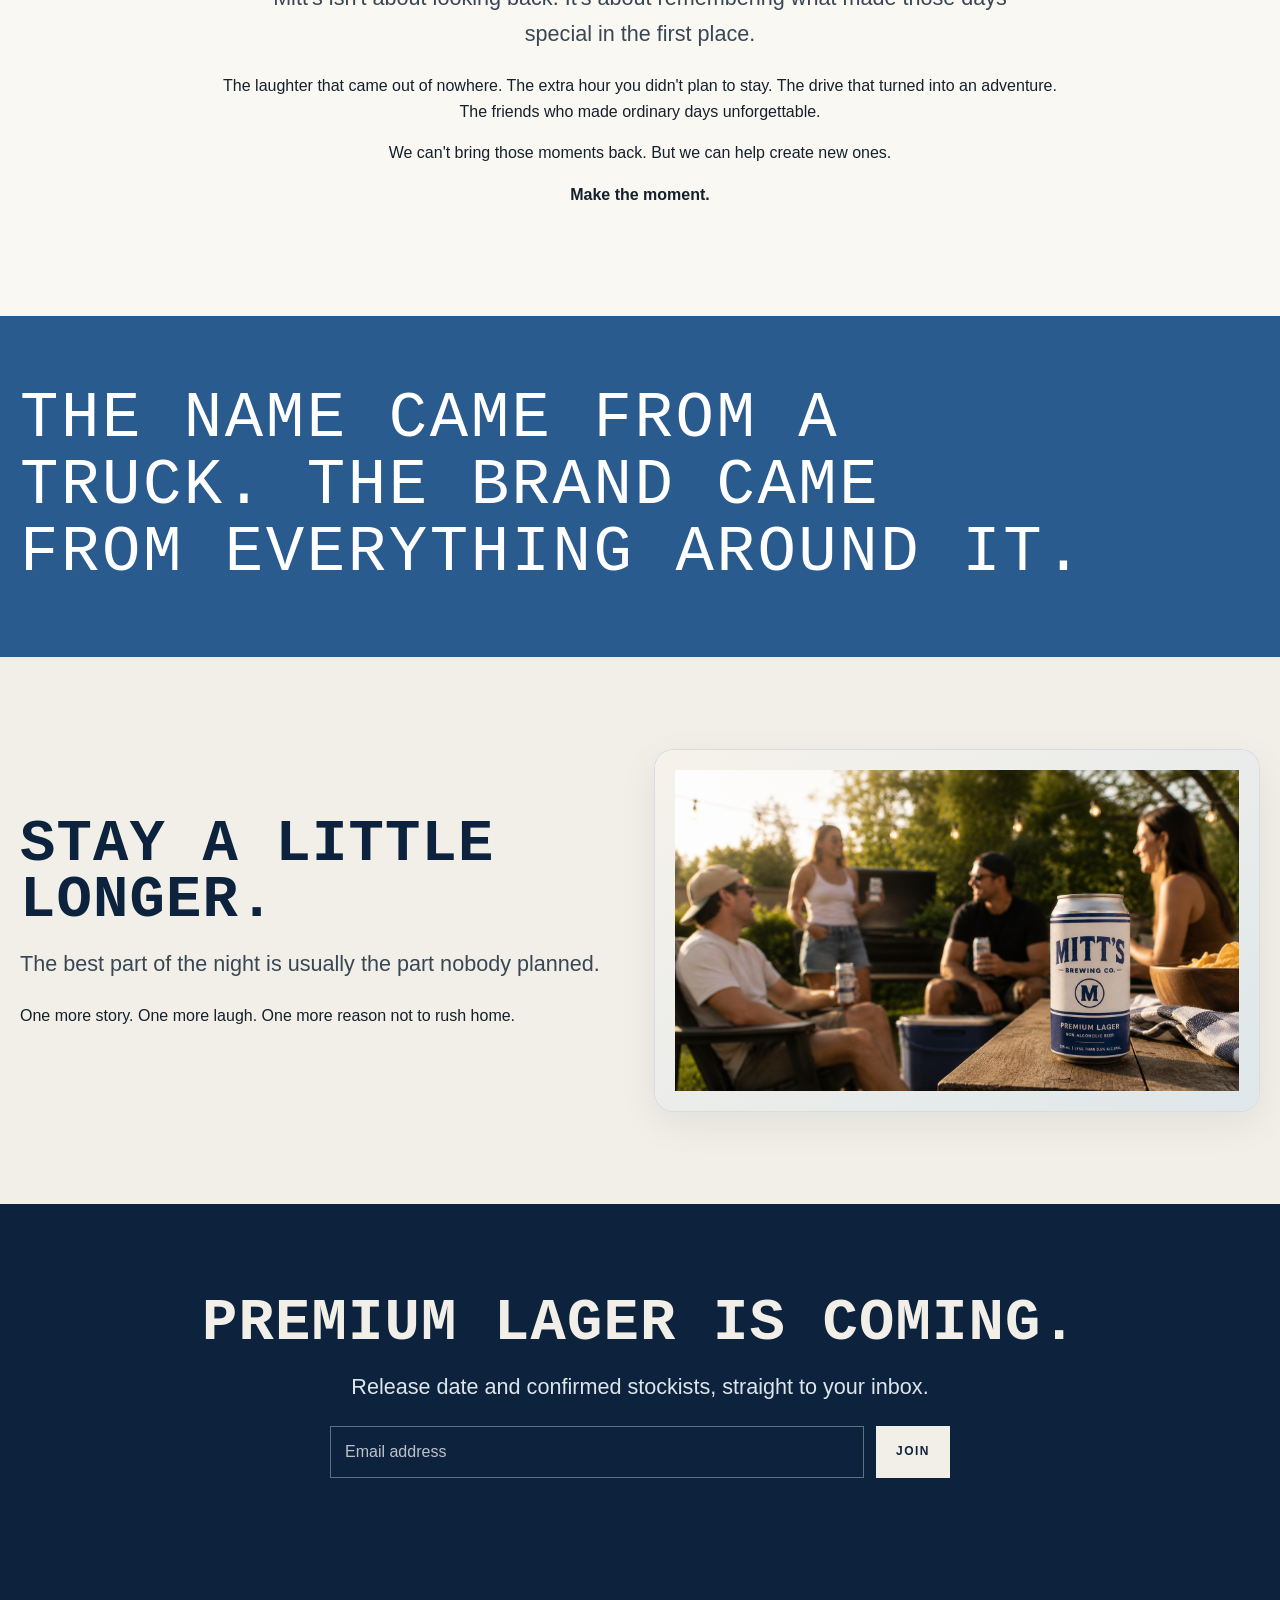
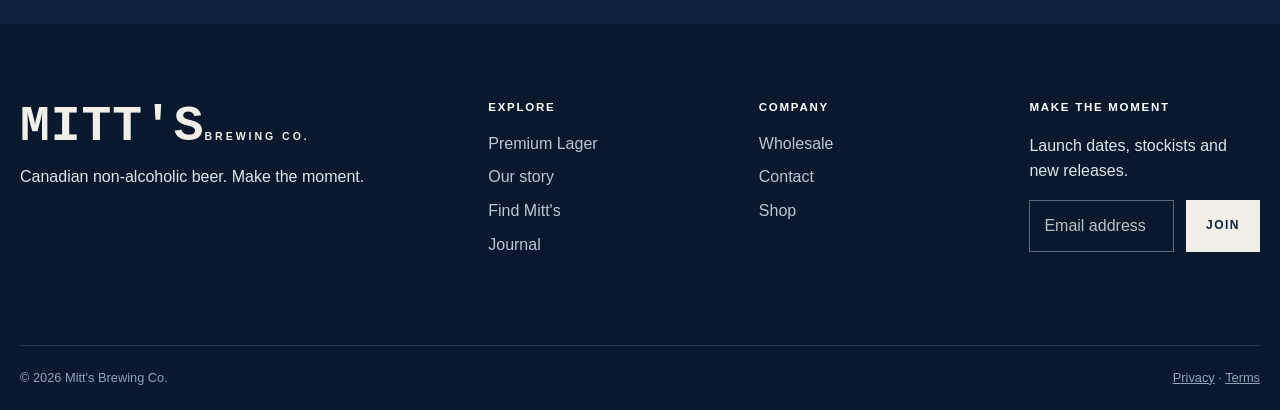
<file: story.html>
<!doctype html><html lang="en-CA"><head><meta charset="utf-8"><meta name="viewport" content="width=device-width,initial-scale=1"><title>Our Story | Mitt's Brewing Co.</title><meta name="description" content="The story behind Mitt's Brewing Co.: an old truck called Mitt, good company and a Canadian non-alcoholic beer brand built around carefree nostalgia."><link rel="canonical" href="https://mittsbrewing.com/story.html"><meta property="og:site_name" content="Mitt's Brewing Co."><meta property="og:title" content="Our Story | Mitt's Brewing Co."><meta property="og:description" content="The name came from an old truck called Mitt. The feeling became the brand."><meta property="og:type" content="article"><meta property="og:url" content="https://mittsbrewing.com/story.html"><meta property="og:image" content="https://mittsbrewing.com/assets/mitts-premium-lager-dock.jpg"><meta name="twitter:card" content="summary_large_image"><link rel="icon" href="assets/monogram.svg" type="image/svg+xml"><link rel="stylesheet" href="assets/styles.css"></head><body><div data-site-header></div><main id="main"><header class="page-hero"><div class="container stack"><nav class="breadcrumbs"><a href="index.html">Home</a><span>/</span><span>Our story</span></nav><h1 class="display display-lg">It started with<br>an old truck.</h1><p class="lead">The truck was called Mitt. The name—and the feeling—stuck.</p></div></header><section class="split"><div class="split-media"><img src="assets/mitts-premium-lager-dock.jpg" alt="Mitt's Premium Lager on a cottage dock at sunset" width="1122" height="1402" decoding="async"></div><div class="split-copy stack"><h2 class="display display-md">A truck called Mitt.</h2><p class="lead">Rough around the edges. Reliable enough. Impossible to forget.</p><p>Mitt was an old work truck that had seen better days. It rattled, leaked a little oil and never seemed to run perfectly. Somehow, it always found its way into the best stories.</p><p>It wasn't special because of what it was. It was special because of what happened around it. Long drives. Wrong turns. Laughter that lasted longer than the inconvenience. The kind of moments that stay with you long after the destination is forgotten.</p></div></section><section class="section"><div class="container center stack" style="max-width:850px"><h2 class="display display-md">What Mitt's really means.</h2><p class="lead" style="margin-inline:auto">Mitt's isn't about looking back. It's about remembering what made those days special in the first place.</p><p>The laughter that came out of nowhere. The extra hour you didn't plan to stay. The drive that turned into an adventure. The friends who made ordinary days unforgettable.</p><p>We can't bring those moments back. But we can help create new ones.</p><p><strong>Make the moment.</strong></p></div></section><section class="quote-band"><div class="container"><blockquote>The name came from a truck. The brand came from everything around it.</blockquote></div></section><section class="section section-cream"><div class="container grid grid-2" style="align-items:center"><div class="stack"><h2 class="display display-md">Stay a little longer.</h2><p class="lead">The best part of the night is usually the part nobody planned.</p><p>One more story. One more laugh. One more reason not to rush home.</p></div><div class="card"><div class="card-media"><img src="assets/mitts-premium-lager-backyard.jpg?v=20260724-1534" alt="Friends sharing Mitt's Premium Lager at a relaxed backyard gathering" width="1632" height="1024" decoding="async"></div></div></div></section><section class="section section-dark"><div class="container center stack"><h2 class="display display-md">Premium Lager is coming.</h2><p class="lead" style="margin-inline:auto">Release date and confirmed stockists, straight to your inbox.</p><form class="newsletter" data-newsletter style="margin-inline:auto"><input type="email" name="email" placeholder="Email address" aria-label="Email address" autocomplete="email" inputmode="email" required><button class="button button-light" type="submit">Join</button></form><p class="form-status" data-newsletter-status aria-live="polite"></p></div></section></main><div data-site-footer></div><script src="assets/site.js" defer></script></body></html>
</file>
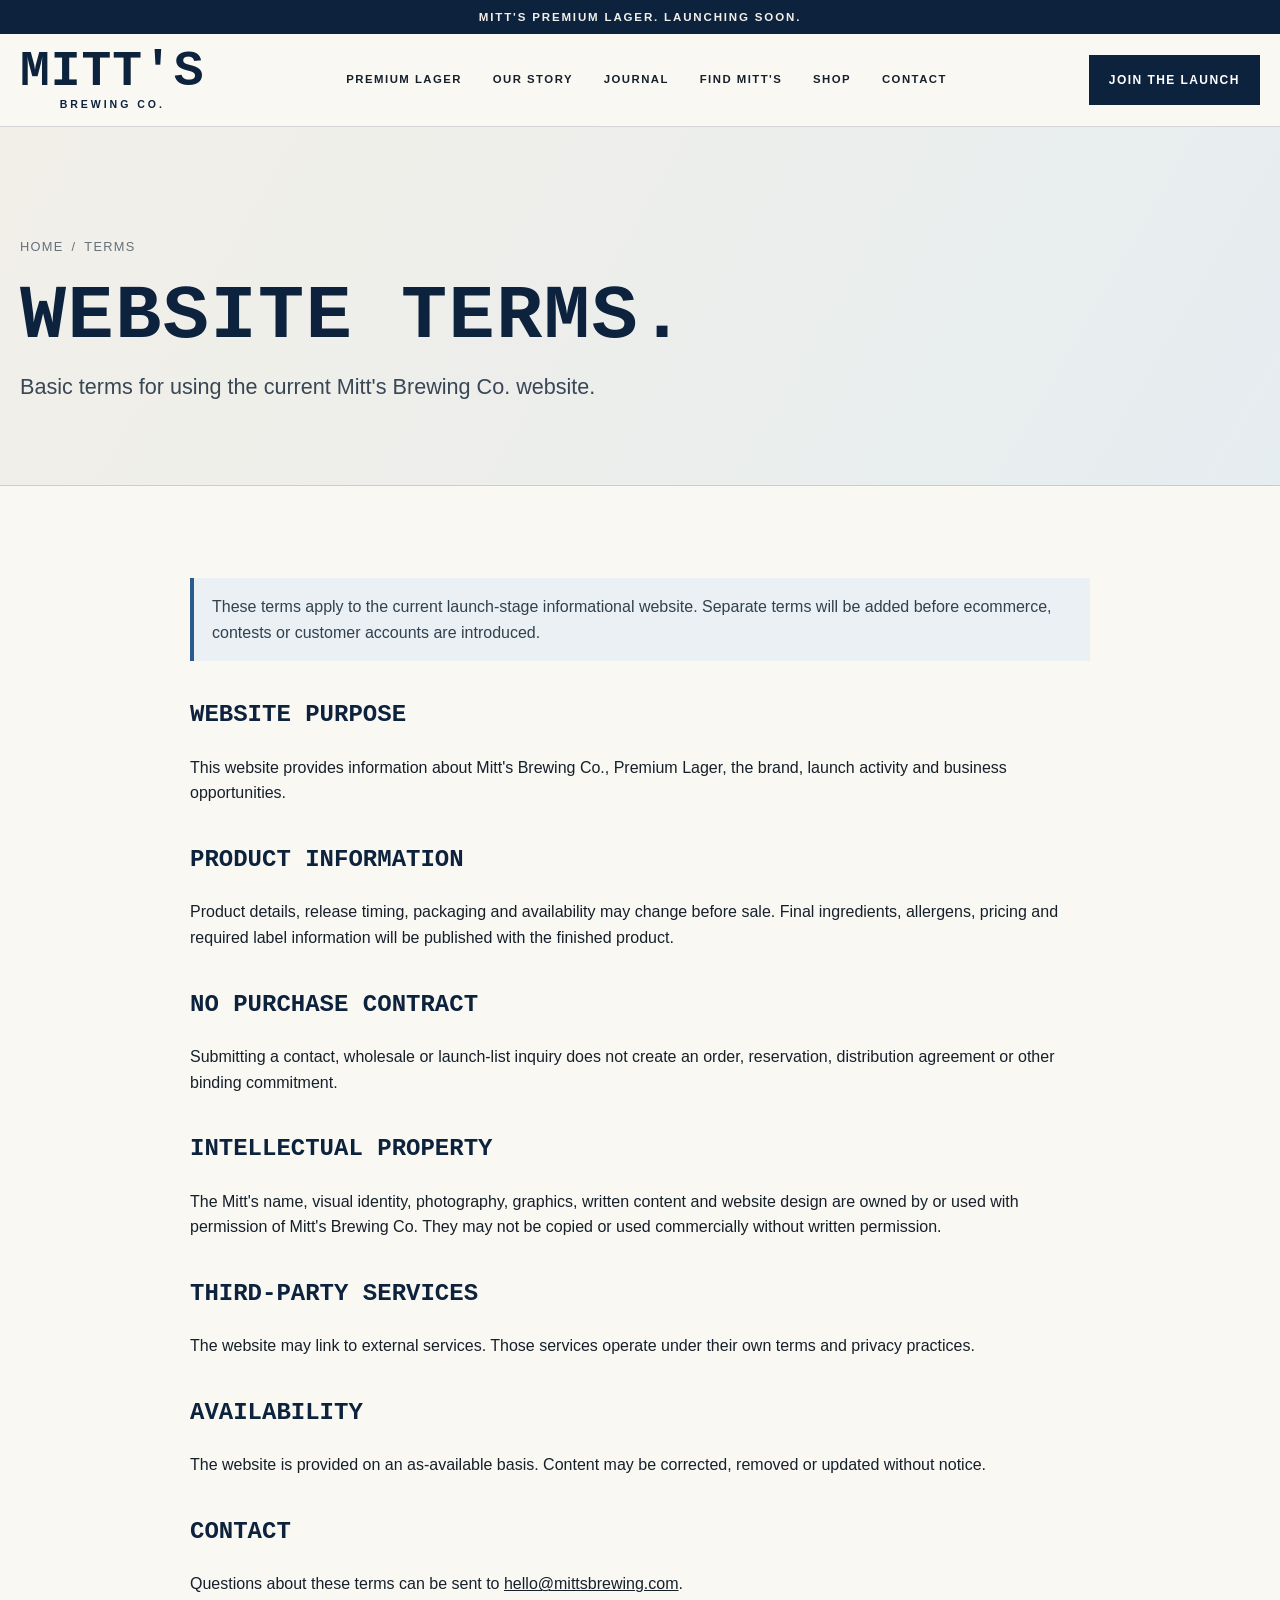
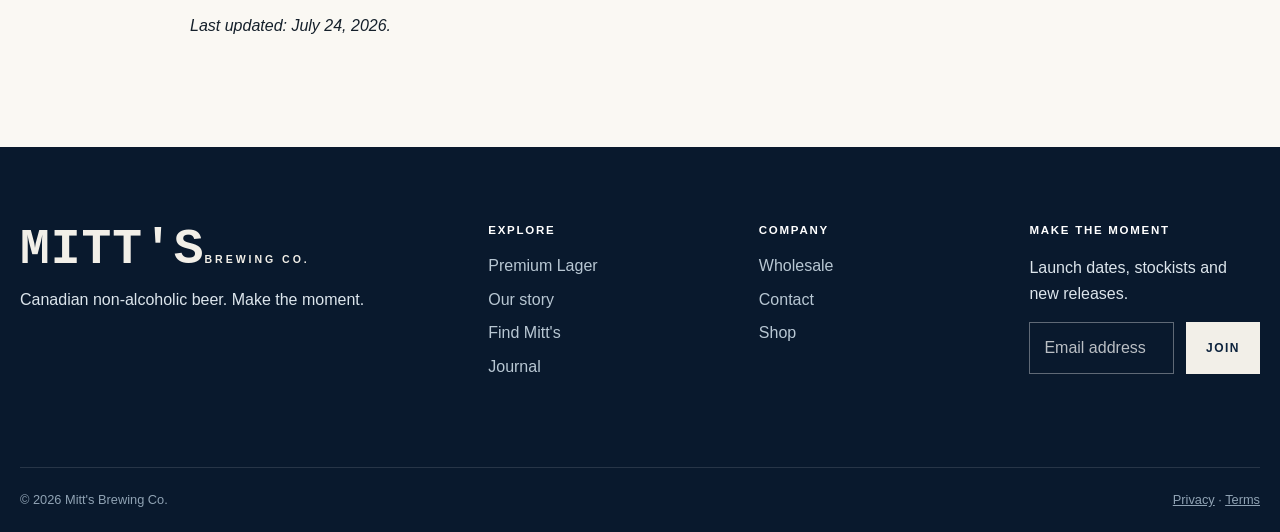
<file: terms.html>
<!doctype html><html lang="en-CA"><head><meta charset="utf-8"><meta name="viewport" content="width=device-width,initial-scale=1"><title>Terms | Mitt's Brewing Co.</title><meta name="description" content="Website terms for Mitt's Brewing Co."><link rel="canonical" href="https://mittsbrewing.com/terms.html"><meta name="robots" content="noindex,follow"><link rel="icon" href="assets/monogram.svg" type="image/svg+xml"><link rel="stylesheet" href="assets/styles.css"></head><body><div data-site-header></div><main id="main"><header class="page-hero"><div class="container stack"><nav class="breadcrumbs"><a href="index.html">Home</a><span>/</span><span>Terms</span></nav><h1 class="display display-lg">Website terms.</h1><p class="lead">Basic terms for using the current Mitt's Brewing Co. website.</p></div></header><section class="section"><div class="container legal"><div class="notice">These terms apply to the current launch-stage informational website. Separate terms will be added before ecommerce, contests or customer accounts are introduced.</div><h2>Website purpose</h2><p>This website provides information about Mitt's Brewing Co., Premium Lager, the brand, launch activity and business opportunities.</p><h2>Product information</h2><p>Product details, release timing, packaging and availability may change before sale. Final ingredients, allergens, pricing and required label information will be published with the finished product.</p><h2>No purchase contract</h2><p>Submitting a contact, wholesale or launch-list inquiry does not create an order, reservation, distribution agreement or other binding commitment.</p><h2>Intellectual property</h2><p>The Mitt's name, visual identity, photography, graphics, written content and website design are owned by or used with permission of Mitt's Brewing Co. They may not be copied or used commercially without written permission.</p><h2>Third-party services</h2><p>The website may link to external services. Those services operate under their own terms and privacy practices.</p><h2>Availability</h2><p>The website is provided on an as-available basis. Content may be corrected, removed or updated without notice.</p><h2>Contact</h2><p>Questions about these terms can be sent to <a href="mailto:hello@mittsbrewing.com">hello@mittsbrewing.com</a>.</p><p><em>Last updated: July 24, 2026.</em></p></div></section></main><div data-site-footer></div><script src="assets/site.js" defer></script></body></html>
</file>
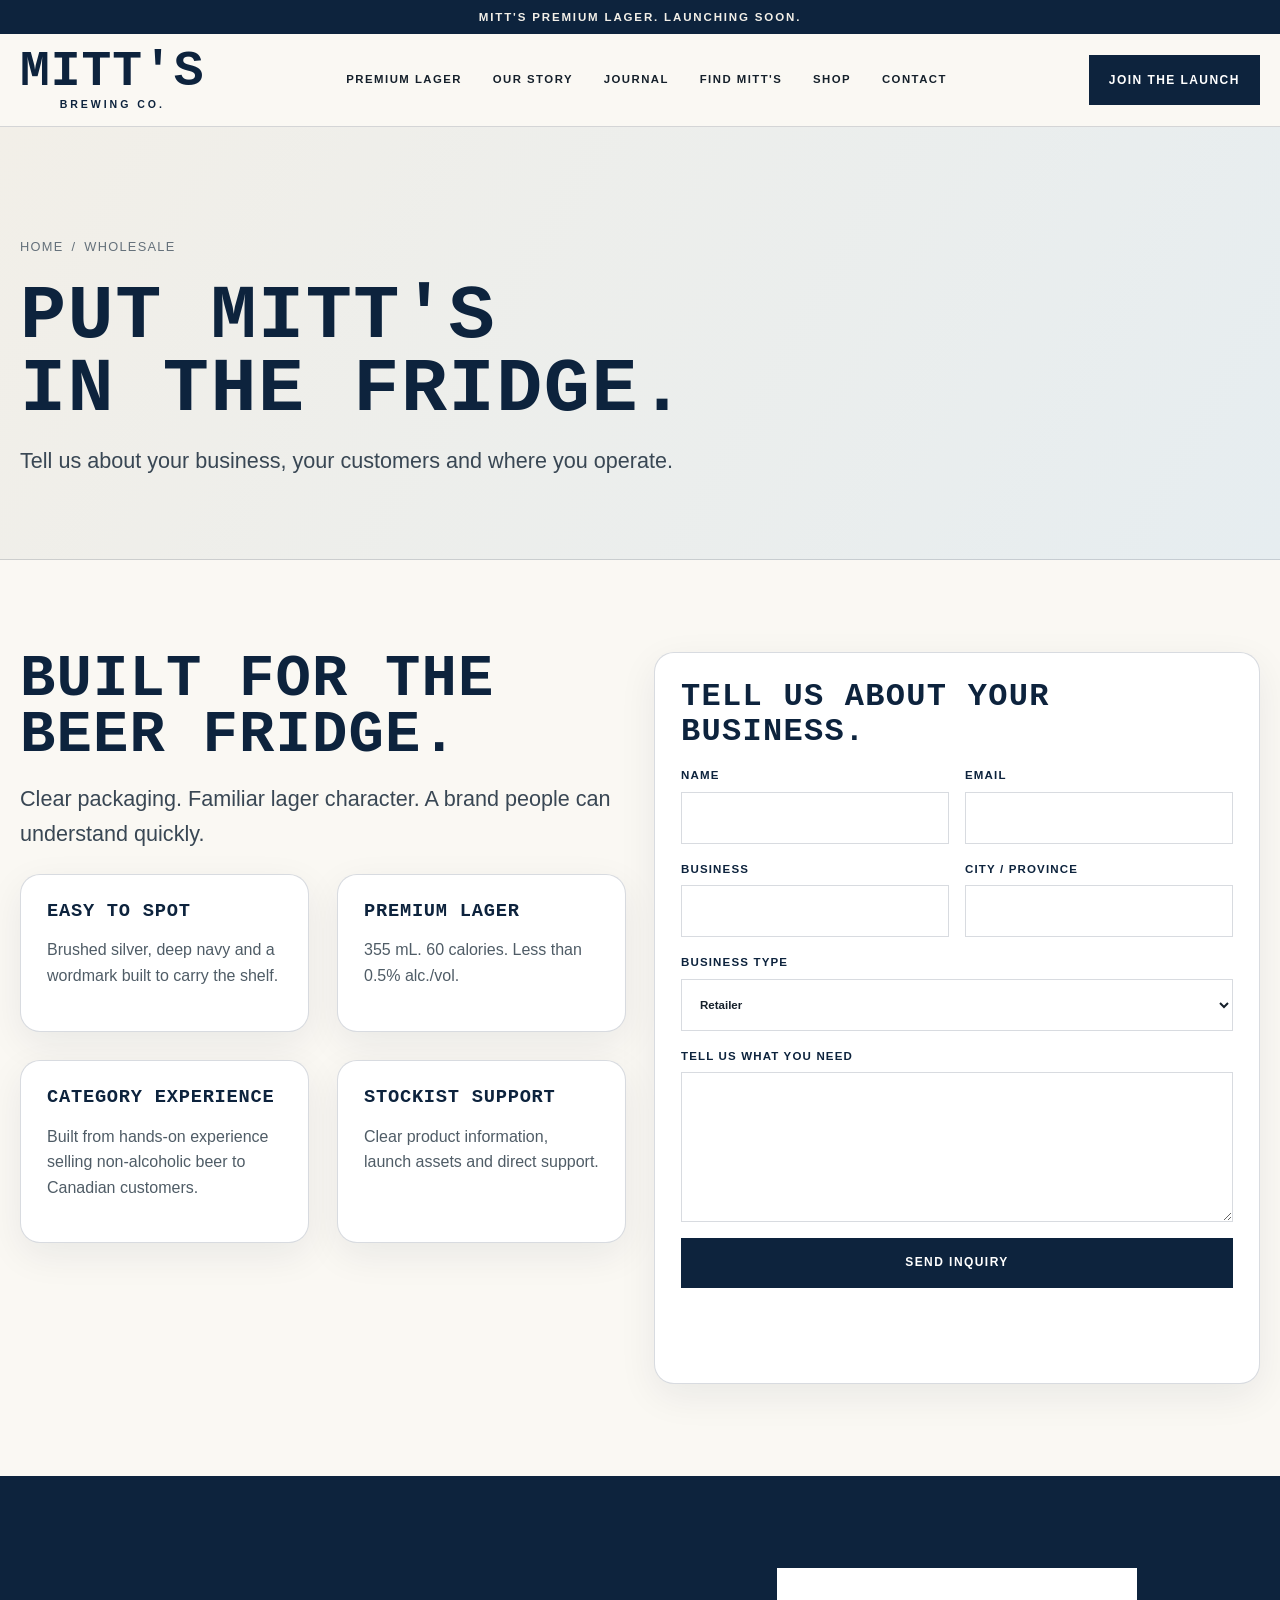
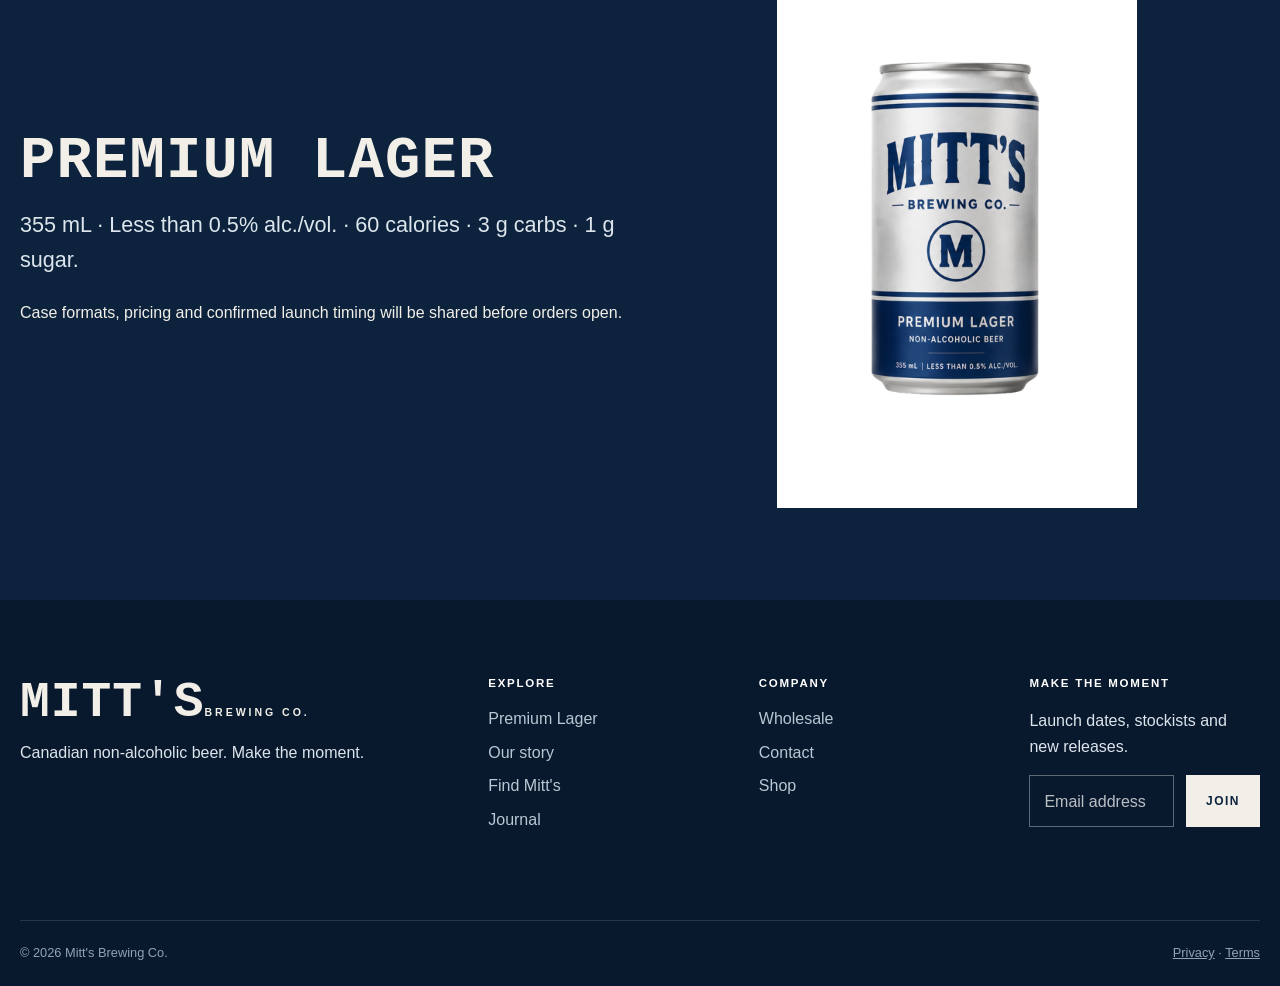
<file: wholesale.html>
<!doctype html><html lang="en-CA"><head><meta charset="utf-8"><meta name="viewport" content="width=device-width,initial-scale=1"><title>Wholesale | Mitt's Brewing Co.</title><meta name="description" content="Bring Mitt's Premium Lager to your retailer, restaurant, bar or event in Canada."><link rel="canonical" href="https://mittsbrewing.com/wholesale.html"><meta property="og:site_name" content="Mitt's Brewing Co."><meta property="og:title" content="Wholesale | Mitt's Brewing Co."><meta property="og:description" content="Bring Mitt's Premium Lager to your retailer, restaurant, venue or distribution network."><meta property="og:type" content="website"><meta property="og:url" content="https://mittsbrewing.com/wholesale.html"><meta property="og:image" content="https://mittsbrewing.com/assets/Mitts.png"><meta name="twitter:card" content="summary_large_image"><link rel="icon" href="assets/monogram.svg" type="image/svg+xml"><link rel="stylesheet" href="assets/styles.css"></head><body><div data-site-header></div><main id="main"><header class="page-hero"><div class="container stack"><nav class="breadcrumbs"><a href="index.html">Home</a><span>/</span><span>Wholesale</span></nav><h1 class="display display-lg">Put Mitt's<br>in the fridge.</h1><p class="lead">Tell us about your business, your customers and where you operate.</p></div></header><section class="section"><div class="container grid grid-2" style="align-items:start"><div class="stack"><h2 class="display display-md">Built for the beer fridge.</h2><p class="lead">Clear packaging. Familiar lager character. A brand people can understand quickly.</p><div class="grid grid-2"><div class="card"><div class="card-body"><h3>Easy to spot</h3><p>Brushed silver, deep navy and a wordmark built to carry the shelf.</p></div></div><div class="card"><div class="card-body"><h3>Premium Lager</h3><p>355 mL. 60 calories. Less than 0.5% alc./vol.</p></div></div><div class="card"><div class="card-body"><h3>Category experience</h3><p>Built from hands-on experience selling non-alcoholic beer to Canadian customers.</p></div></div><div class="card"><div class="card-body"><h3>Stockist support</h3><p>Clear product information, launch assets and direct support.</p></div></div></div></div><div class="card"><div class="card-body stack"><h3 style="font-size:2rem">Tell us about your business.</h3><form class="form" data-contact-form><div class="form-row"><label>Name<input name="name" autocomplete="name" required></label><label>Email<input type="email" name="email" autocomplete="email" inputmode="email" required></label></div><div class="form-row"><label>Business<input name="business" autocomplete="organization" required></label><label>City / Province<input name="location" required></label></div><label>Business type<select name="topic"><option>Retailer</option><option>Restaurant or bar</option><option>Distributor</option><option>Event or venue</option><option>Other wholesale inquiry</option></select></label><label>Tell us what you need<textarea name="message" required></textarea></label><button class="button" type="submit">Send inquiry</button><p class="form-status" data-form-status aria-live="polite"></p></form></div></div></div></section><section class="section section-dark"><div class="container grid grid-2" style="align-items:center"><div class="stack"><h2 class="display display-md">Premium Lager</h2><p class="lead">355 mL · Less than 0.5% alc./vol. · 60 calories · 3 g carbs · 1 g sugar.</p><p>Case formats, pricing and confirmed launch timing will be shared before orders open.</p></div><div class="center"><img src="assets/Mitts.png" alt="Mitt's Premium Lager 355 mL silver and blue can" decoding="async" style="max-height:540px;margin-inline:auto"></div></div></section></main><div data-site-footer></div><script src="assets/site.js" defer></script></body></html>
</file>
<file: assets/styles.css>
:root {
  --navy: #0d233d;
  --navy-2: #132f50;
  --blue: #2a5b8f;
  --sky: #9fb9cf;
  --silver: #c7cacd;
  --silver-dark: #8d9499;
  --cream: #f2efe8;
  --paper: #faf8f3;
  --white: #ffffff;
  --ink: #15202b;
  --muted: #65717b;
  --sand: #d7c8ae;
  --sunset: #d46c3e;
  --gold: #c6a05d;
  --green: #3f7165;
  --line: rgba(13,35,61,.16);
  --shadow: 0 24px 60px rgba(13,35,61,.14);
  --radius: 20px;
  --max: 1240px;
  --mobile-nav-top: 92px;
  --display: Rockwell, "Roboto Slab", "Courier New", Georgia, serif;
  --sans: Inter, ui-sans-serif, -apple-system, BlinkMacSystemFont, "Segoe UI", Arial, sans-serif;
}

* { box-sizing: border-box; }
html {
  scroll-behavior: smooth;
  scroll-padding-top: 110px;
  overflow-x: clip;
}
body {
  min-width: 320px;
  margin: 0;
  font-family: var(--sans);
  color: var(--ink);
  background: var(--paper);
  line-height: 1.6;
  -webkit-font-smoothing: antialiased;
  text-rendering: optimizeLegibility;
  overflow-x: hidden;
}
body.nav-open {
  overflow: hidden;
  overscroll-behavior: none;
}
main { overflow: clip; }
img, svg { display: block; max-width: 100%; }
img { height: auto; }
a { color: inherit; }
button, input, textarea, select { font: inherit; }
button, .button { cursor: pointer; }
button { -webkit-tap-highlight-color: transparent; }
a, button, input, textarea, select { touch-action: manipulation; }
a:focus-visible, button:focus-visible, input:focus-visible, textarea:focus-visible, select:focus-visible {
  outline: 3px solid rgba(42,91,143,.35);
  outline-offset: 3px;
}
p, h1, h2, h3, blockquote { overflow-wrap: break-word; }

.skip-link {
  position: fixed;
  top: 10px;
  left: 10px;
  transform: translateY(-140%);
  z-index: 9999;
  background: var(--white);
  color: var(--navy);
  padding: .75rem 1rem;
  border-radius: 999px;
}
.skip-link:focus { transform: translateY(0); }

.container {
  width: min(calc(100% - 40px), var(--max));
  margin-inline: auto;
}
.section { padding: 92px 0; }
.section-sm { padding: 56px 0; }
.section-dark { background: var(--navy); color: var(--cream); }
.section-blue { background: var(--blue); color: var(--white); }
.section-cream { background: var(--cream); }
.section-paper { background: var(--paper); }
.grid { display: grid; gap: 28px; }
.grid-2 { grid-template-columns: repeat(2, minmax(0, 1fr)); }
.grid-3 { grid-template-columns: repeat(3, minmax(0, 1fr)); }
.grid-4 { grid-template-columns: repeat(4, minmax(0, 1fr)); }
.stack > * + * { margin-top: 1rem; }
.center { text-align: center; }
.eyebrow {
  text-transform: uppercase;
  letter-spacing: .18em;
  font-size: .77rem;
  font-weight: 800;
  color: var(--blue);
}
.section-dark .eyebrow, .section-blue .eyebrow { color: #d9e7f2; }
.display {
  font-family: var(--display);
  text-transform: uppercase;
  letter-spacing: .02em;
  line-height: .96;
  margin: 0;
  color: var(--navy);
  text-wrap: balance;
}
.display-xl { font-size: clamp(3.9rem, 9.2vw, 9.4rem); }
.display-lg { font-size: clamp(3rem, 6vw, 6.8rem); }
.display-md { font-size: clamp(2.4rem, 4.6vw, 4.7rem); }
.section-dark .display, .section-blue .display { color: var(--cream); }
.lead {
  font-size: clamp(1.05rem, 2vw, 1.35rem);
  line-height: 1.65;
  color: #394754;
  max-width: 760px;
}
.section-dark .lead, .section-blue .lead { color: #dce5ec; }
.kicker {
  font-family: var(--display);
  text-transform: uppercase;
  letter-spacing: .11em;
  font-size: .82rem;
  font-weight: 800;
}
.rule { border: 0; border-top: 1px solid var(--line); margin: 2rem 0; }

.button {
  display: inline-flex;
  align-items: center;
  justify-content: center;
  gap: .6rem;
  min-height: 50px;
  padding: .8rem 1.2rem;
  border: 1px solid var(--navy);
  background: var(--navy);
  color: var(--white);
  text-decoration: none;
  text-transform: uppercase;
  text-align: center;
  letter-spacing: .12em;
  font-size: .75rem;
  font-weight: 800;
  line-height: 1.25;
  transition: transform .2s ease, background .2s ease, color .2s ease;
}
.button:hover, .button:focus-visible { transform: translateY(-2px); background: var(--blue); }
.button-outline { background: transparent; color: var(--navy); }
.button-outline:hover, .button-outline:focus-visible { color: var(--white); background: var(--navy); }
.button-light { background: var(--cream); color: var(--navy); border-color: var(--cream); }
.button-light:hover, .button-light:focus-visible { background: var(--white); }
.button-row { display: flex; gap: 12px; flex-wrap: wrap; }

.announcement {
  background: var(--navy);
  color: var(--cream);
  text-align: center;
  padding: 9px 16px;
  font-size: .72rem;
  line-height: 1.4;
  text-transform: uppercase;
  letter-spacing: .16em;
  font-weight: 800;
}
.site-header {
  position: sticky;
  top: 0;
  z-index: 1000;
  background: rgba(250,248,243,.96);
  border-bottom: 1px solid var(--line);
  -webkit-backdrop-filter: blur(14px);
  backdrop-filter: blur(14px);
}
.header-inner {
  min-height: 92px;
  display: flex;
  align-items: center;
  justify-content: space-between;
  gap: 24px;
}
.brand {
  display: inline-flex;
  flex-direction: column;
  flex: 0 0 auto;
  line-height: .85;
  text-decoration: none;
  color: var(--navy);
}
.brand-word {
  font-family: var(--display);
  font-size: clamp(2rem, 4vw, 3.1rem);
  font-weight: 900;
  letter-spacing: .02em;
}
.brand-sub {
  margin-top: 7px;
  font-size: .66rem;
  letter-spacing: .28em;
  text-transform: uppercase;
  font-weight: 800;
  text-align: center;
}
.site-nav {
  display: flex;
  align-items: center;
  gap: clamp(14px, 2.4vw, 34px);
}
.nav-group, .nav-group-links { display: contents; }
.nav-group-label, .mobile-nav-cta { display: none; }
.site-nav a {
  text-decoration: none;
  text-transform: uppercase;
  letter-spacing: .13em;
  font-size: .71rem;
  font-weight: 800;
  color: var(--ink);
  padding: 10px 0;
  border-bottom: 2px solid transparent;
}
.site-nav a:hover, .site-nav a[aria-current="page"] {
  color: var(--blue);
  border-color: var(--blue);
}
.header-cta { display: flex; align-items: center; gap: 12px; }
.menu-toggle {
  position: relative;
  display: none;
  width: 48px;
  height: 48px;
  flex: 0 0 48px;
  border: 1px solid var(--line);
  background: transparent;
  color: var(--navy);
}
.menu-toggle span, .menu-toggle::before, .menu-toggle::after {
  content: "";
  position: absolute;
  left: 50%;
  width: 22px;
  height: 2px;
  background: currentColor;
  transform: translateX(-50%);
  transition: transform .2s ease, top .2s ease, opacity .2s ease;
}
.menu-toggle::before { top: 16px; }
.menu-toggle span { top: 22px; }
.menu-toggle::after { top: 28px; }
.menu-toggle[aria-expanded="true"]::before { top: 22px; transform: translateX(-50%) rotate(45deg); }
.menu-toggle[aria-expanded="true"] span { opacity: 0; }
.menu-toggle[aria-expanded="true"]::after { top: 22px; transform: translateX(-50%) rotate(-45deg); }
.nav-backdrop { display: none; }

.hero {
  position: relative;
  min-height: 720px;
  overflow: hidden;
  background: linear-gradient(120deg, #f6f0e7 0%, #f5efe6 47%, #dbe5ea 100%);
}
.hero::after {
  content: "";
  position: absolute;
  inset: 0;
  background: linear-gradient(90deg, rgba(242,239,232,.98) 0%, rgba(242,239,232,.86) 43%, rgba(242,239,232,.08) 70%);
  pointer-events: none;
}
.hero-art {
  position: absolute;
  inset: 0;
  width: 100%;
  height: 100%;
  object-fit: cover;
}
.hero-inner {
  position: relative;
  z-index: 2;
  min-height: 720px;
  display: grid;
  align-items: center;
  grid-template-columns: 1.05fr .95fr;
}
.hero-copy { padding: 70px 0; max-width: 760px; }
.hero-copy .lead { max-width: 610px; }
.hero-logo-line { display: flex; align-items: center; gap: 14px; margin-bottom: 22px; }
.hero-logo-line::before, .hero-logo-line::after {
  content: "";
  width: 42px;
  height: 1px;
  background: var(--navy);
}

.pill-strip { background: var(--navy); color: var(--cream); }
.pill-grid { display: grid; grid-template-columns: repeat(4, 1fr); }
.pill {
  padding: 24px 22px;
  border-right: 1px solid rgba(255,255,255,.2);
  text-align: center;
}
.pill:last-child { border-right: 0; }
.pill strong {
  display: block;
  font-size: .75rem;
  text-transform: uppercase;
  letter-spacing: .13em;
}
.pill span { display: block; color: #b9c9d6; font-size: .76rem; margin-top: 4px; }

.card {
  min-width: 0;
  background: var(--white);
  border: 1px solid var(--line);
  border-radius: var(--radius);
  overflow: hidden;
  box-shadow: 0 12px 38px rgba(13,35,61,.07);
}
.card-body { padding: 26px; }
.card h3 {
  font-family: var(--display);
  text-transform: uppercase;
  letter-spacing: .04em;
  line-height: 1.12;
  color: var(--navy);
  margin: 0 0 10px;
}
.card p { color: #4f5c66; }
.card-media {
  background: linear-gradient(145deg, #f6f2eb, #dfe7ea);
  min-height: 320px;
  display: grid;
  place-items: center;
  padding: 20px;
  overflow: hidden;
}
.card-media img {
  width: 100%;
  height: 100%;
  object-fit: contain;
  object-position: center;
}
.product-card {
  display: grid;
  grid-template-rows: minmax(300px, 340px) auto;
  height: 100%;
}
.product-card .card-body { display: flex; flex-direction: column; align-items: flex-start; }
.product-card .card-body .button { margin-top: auto; }
.product-meta {
  width: 100%;
  display: flex;
  justify-content: space-between;
  gap: 16px;
  align-items: end;
}
.product-style {
  color: var(--blue);
  font-weight: 800;
  text-transform: uppercase;
  letter-spacing: .12em;
  font-size: .72rem;
}
.product-note { color: var(--muted); font-size: .9rem; }
.badge {
  display: inline-flex;
  padding: .38rem .65rem;
  border-radius: 999px;
  border: 1px solid var(--line);
  font-size: .68rem;
  font-weight: 800;
  text-transform: uppercase;
  letter-spacing: .1em;
}

.split {
  display: grid;
  grid-template-columns: 1fr 1fr;
  min-height: 610px;
}
.split-media { min-height: 520px; background: #d9e2e6; overflow: hidden; }
.split-media img { width: 100%; height: 100%; object-fit: cover; }
.split-copy {
  padding: clamp(48px, 7vw, 100px);
  display: flex;
  flex-direction: column;
  justify-content: center;
}

.quote-band { background: var(--blue); color: var(--white); padding: 70px 0; }
.quote-band blockquote {
  margin: 0;
  font-family: var(--display);
  text-transform: uppercase;
  letter-spacing: .04em;
  font-size: clamp(2.2rem, 5vw, 5.6rem);
  line-height: 1.05;
  max-width: 1120px;
  text-wrap: balance;
}

.moment-grid {
  display: grid;
  grid-template-columns: 1.15fr .85fr .85fr;
  grid-template-rows: 260px 260px;
  gap: 16px;
}
.moment-card {
  position: relative;
  overflow: hidden;
  border-radius: 16px;
  background: var(--navy);
}
.moment-card:first-child { grid-row: 1 / span 2; }
.moment-card img {
  width: 100%;
  height: 100%;
  object-fit: cover;
  transition: transform .5s ease;
}
.moment-card:hover img { transform: scale(1.03); }
.moment-label {
  position: absolute;
  left: 18px;
  bottom: 18px;
  padding: .55rem .72rem;
  background: rgba(13,35,61,.88);
  color: var(--cream);
  font-size: .68rem;
  text-transform: uppercase;
  letter-spacing: .12em;
  font-weight: 800;
}

.page-hero {
  padding: 110px 0 80px;
  background: linear-gradient(120deg, var(--cream), #e6edf0);
  border-bottom: 1px solid var(--line);
}
.page-hero .lead { margin-bottom: 0; }
.breadcrumbs {
  display: flex;
  gap: 8px;
  flex-wrap: wrap;
  margin-bottom: 22px;
  color: var(--muted);
  font-size: .8rem;
  text-transform: uppercase;
  letter-spacing: .1em;
}
.breadcrumbs a { text-decoration: none; }

.product-page {
  display: grid;
  grid-template-columns: minmax(0, .9fr) minmax(0, 1.1fr);
  gap: 70px;
  align-items: center;
}
.product-stage {
  min-height: 650px;
  display: grid;
  place-items: center;
  border-radius: 28px;
  background: linear-gradient(145deg, #eef2f3, #cbd4d8);
  padding: 50px;
  overflow: hidden;
}
.product-stage img { max-height: 590px; width: auto; }
.product-facts {
  display: grid;
  grid-template-columns: repeat(3, 1fr);
  gap: 10px;
  margin: 28px 0;
}
.fact { border: 1px solid var(--line); padding: 16px; background: var(--white); }
.fact strong {
  display: block;
  color: var(--navy);
  font-family: var(--display);
  font-size: 1.2rem;
  text-transform: uppercase;
}
.fact span {
  color: var(--muted);
  font-size: .76rem;
  text-transform: uppercase;
  letter-spacing: .09em;
}
.tasting-bars { display: grid; gap: 16px; }
.tasting-row {
  display: grid;
  grid-template-columns: 110px minmax(0,1fr) 38px;
  gap: 14px;
  align-items: center;
}
.tasting-row span {
  font-size: .78rem;
  text-transform: uppercase;
  letter-spacing: .1em;
  font-weight: 800;
}
.bar { height: 7px; background: #dce2e5; border-radius: 999px; overflow: hidden; }
.bar i { display: block; height: 100%; background: var(--blue); border-radius: inherit; }

.story-timeline {
  border-left: 2px solid var(--line);
  padding-left: 30px;
  display: grid;
  gap: 34px;
}
.timeline-item { position: relative; }
.timeline-item::before {
  content: "";
  position: absolute;
  left: -39px;
  top: 6px;
  width: 14px;
  height: 14px;
  border-radius: 50%;
  background: var(--blue);
  border: 4px solid var(--paper);
}
.timeline-item h3 {
  margin: 0 0 6px;
  font-family: var(--display);
  text-transform: uppercase;
  color: var(--navy);
}

.find-grid {
  display: grid;
  grid-template-columns: .8fr 1.2fr;
  gap: 40px;
}
.map-placeholder {
  min-height: 520px;
  background: var(--navy);
  border-radius: 24px;
  overflow: hidden;
}
.map-placeholder img { width: 100%; height: 100%; object-fit: cover; }
.stockist-list { display: grid; gap: 12px; }
.stockist { border: 1px solid var(--line); padding: 18px; background: var(--white); }
.stockist strong { display: block; color: var(--navy); }
.stockist span { color: var(--muted); font-size: .9rem; }

.article-card { display: grid; grid-template-rows: 240px auto; height: 100%; }
.article-card .card-media { min-height: 240px; padding: 0; }
.article-card .card-media img { object-fit: cover; }
.article-meta {
  font-size: .72rem;
  text-transform: uppercase;
  letter-spacing: .12em;
  color: var(--blue);
  font-weight: 800;
}
.article-prose { max-width: 780px; margin-inline: auto; }
.article-prose h2, .article-prose h3 {
  font-family: var(--display);
  color: var(--navy);
  text-transform: uppercase;
  letter-spacing: .03em;
  line-height: 1.15;
}
.article-prose h2 { font-size: clamp(2rem, 4vw, 3.7rem); }
.article-prose p { font-size: 1.08rem; color: #3f4b55; }
.article-prose blockquote {
  margin: 2.2rem 0;
  padding-left: 1.4rem;
  border-left: 4px solid var(--blue);
  font-family: var(--display);
  text-transform: uppercase;
  color: var(--navy);
  font-size: 1.7rem;
  line-height: 1.3;
}

.form { display: grid; gap: 16px; }
.form-row { display: grid; grid-template-columns: 1fr 1fr; gap: 16px; }
label {
  display: grid;
  gap: 7px;
  color: var(--navy);
  text-transform: uppercase;
  letter-spacing: .1em;
  font-size: .72rem;
  font-weight: 800;
}
input, textarea, select {
  width: 100%;
  border: 1px solid var(--line);
  background: var(--white);
  color: var(--ink);
  min-height: 52px;
  padding: 12px 14px;
  border-radius: 0;
}
textarea { min-height: 150px; resize: vertical; }
input:focus, textarea:focus, select:focus {
  outline: 3px solid rgba(42,91,143,.18);
  border-color: var(--blue);
}
.form-status { min-height: 24px; font-size: .9rem; color: var(--green); }

.newsletter {
  display: grid;
  grid-template-columns: minmax(0,1fr) auto;
  gap: 12px;
  width: 100%;
  max-width: 620px;
}
.newsletter input {
  background: var(--white);
  border-color: var(--line);
  color: var(--ink);
}
.newsletter input::placeholder { color: var(--muted); }
.section-dark .newsletter input,
.section-blue .newsletter input,
.site-footer .newsletter input {
  background: transparent;
  border-color: rgba(255,255,255,.35);
  color: var(--white);
}
.section-dark .newsletter input::placeholder,
.section-blue .newsletter input::placeholder,
.site-footer .newsletter input::placeholder {
  color: rgba(255,255,255,.72);
}

.site-footer { background: #09192d; color: #dce5ec; }
.footer-main {
  padding: 74px 0 40px;
  display: grid;
  grid-template-columns: 1.3fr repeat(3, .7fr);
  gap: 40px;
}
.footer-brand .brand { color: var(--cream); }
.footer-main h3 {
  margin: 0 0 14px;
  color: var(--white);
  font-size: .72rem;
  text-transform: uppercase;
  letter-spacing: .15em;
}
.footer-main a {
  display: block;
  color: #b8c7d3;
  text-decoration: none;
  margin: 8px 0;
}
.footer-main a:hover { color: var(--white); }
.footer-bottom {
  border-top: 1px solid rgba(255,255,255,.12);
  padding: 22px 0 calc(22px + env(safe-area-inset-bottom));
  display: flex;
  justify-content: space-between;
  gap: 20px;
  color: #90a3b4;
  font-size: .8rem;
}
.footer-bottom a { color: inherit; }
.socials { display: flex; gap: 12px; }
.socials a {
  width: 40px;
  height: 40px;
  display: grid;
  place-items: center;
  border: 1px solid rgba(255,255,255,.18);
  border-radius: 50%;
  color: var(--white);
  text-decoration: none;
}

.notice {
  padding: 16px 18px;
  border-left: 4px solid var(--blue);
  background: #eaf0f4;
  color: #31414d;
}
.legal { max-width: 900px; }
.legal h2 {
  font-family: var(--display);
  text-transform: uppercase;
  color: var(--navy);
  margin-top: 2.2rem;
}

@media (max-width: 1050px) {
  .site-nav {
    position: fixed;
    z-index: 1002;
    top: var(--mobile-nav-top);
    right: 0;
    bottom: 0;
    left: 0;
    display: block;
    padding: 24px max(24px, calc((100vw - var(--max)) / 2)) calc(44px + env(safe-area-inset-bottom));
    background: var(--paper);
    overflow-y: auto;
    overscroll-behavior: contain;
    opacity: 0;
    visibility: hidden;
    pointer-events: none;
    transform: translateY(-10px);
    transition: opacity .2s ease, transform .2s ease, visibility .2s ease;
  }
  .site-nav.open {
    opacity: 1;
    visibility: visible;
    pointer-events: auto;
    transform: translateY(0);
  }
  .nav-group {
    display: block;
    margin-bottom: 20px;
    padding-bottom: 18px;
    border-bottom: 1px solid var(--line);
  }
  .nav-group:last-of-type { margin-bottom: 12px; }
  .nav-group-label {
    display: block;
    margin-bottom: 5px;
    color: var(--blue);
    font-size: .68rem;
    font-weight: 800;
    letter-spacing: .16em;
    text-transform: uppercase;
  }
  .nav-group-links { display: grid; }
  .site-nav a {
    display: flex;
    align-items: center;
    min-height: 48px;
    padding: 10px 0;
    border-bottom: 1px solid rgba(13,35,61,.09);
    font-size: .98rem;
    letter-spacing: .1em;
  }
  .site-nav a:last-child { border-bottom: 0; }
  .site-nav a[aria-current="page"] {
    padding-inline: 12px;
    background: #eaf0f4;
    border-color: transparent;
  }
  .mobile-nav-cta {
    display: flex;
    width: 100%;
    margin-top: 6px;
  }
  .menu-toggle { display: block; }
  .header-cta > .button { display: none; }
  .nav-backdrop {
    position: fixed;
    z-index: 999;
    top: var(--mobile-nav-top);
    right: 0;
    bottom: 0;
    left: 0;
    display: block;
    width: 100%;
    border: 0;
    padding: 0;
    background: rgba(9,25,45,.38);
    opacity: 0;
    visibility: hidden;
    pointer-events: none;
    transition: opacity .2s ease, visibility .2s ease;
  }
  body.nav-open .nav-backdrop {
    opacity: 1;
    visibility: visible;
    pointer-events: auto;
  }
  .hero-inner { grid-template-columns: 1fr; }
  .hero-art { object-position: 62% center; }
  .hero::after {
    background: linear-gradient(90deg, rgba(242,239,232,.98) 0%, rgba(242,239,232,.88) 55%, rgba(242,239,232,.35) 100%);
  }
  .hero-copy { max-width: 680px; }
  .page-hero { padding: 88px 0 68px; }
  .pill-grid { grid-template-columns: repeat(2, 1fr); }
  .pill:nth-child(2) { border-right: 0; }
  .pill:nth-child(-n+2) { border-bottom: 1px solid rgba(255,255,255,.2); }
  .grid-3, .grid-4 { grid-template-columns: repeat(2, minmax(0, 1fr)); }
  .moment-grid {
    grid-template-columns: 1fr 1fr;
    grid-template-rows: 320px 230px 230px;
  }
  .moment-card:first-child { grid-column: 1 / -1; grid-row: auto; }
  .product-page { grid-template-columns: 1fr; gap: 42px; }
  .product-stage { min-height: 560px; }
  .find-grid { grid-template-columns: 1fr; }
  .map-placeholder { min-height: 430px; }
  .footer-main { grid-template-columns: 1fr 1fr; }
}

@media (max-width: 900px) {
  .section { padding: 76px 0; }
  .split {
    grid-template-columns: 1fr;
    min-height: 0;
  }
  .split-media { min-height: 440px; }
  .split-copy { padding: 58px max(28px, calc((100vw - 720px) / 2)); }
  .grid-2[style*="align-items:start"],
  .grid-2[style*="align-items:center"],
  .grid-2[style*="align-items:end"] {
    gap: 36px;
  }
  .footer-main { gap: 34px; }
}

@media (max-width: 760px) {
  html { scroll-padding-top: 88px; }
  .container { width: min(calc(100% - 28px), var(--max)); }
  .section { padding: 62px 0; }
  .section-sm { padding: 46px 0; }
  .announcement {
    padding: 8px 12px;
    font-size: .61rem;
    letter-spacing: .1em;
  }
  .header-inner { min-height: 76px; }
  .brand-word { font-size: 2rem; }
  .brand-sub { font-size: .56rem; }
  .hero, .hero-inner { min-height: 620px; }
  .hero-copy { padding: 54px 0; }
  .hero-logo-line { margin-bottom: 16px; }
  .hero-logo-line::before, .hero-logo-line::after { width: 28px; }
  .display-xl { font-size: clamp(3.05rem, 17vw, 5rem); }
  .display-lg { font-size: clamp(2.65rem, 13vw, 4.25rem); }
  .display-md { font-size: clamp(2.05rem, 10vw, 3.25rem); }
  .lead { font-size: 1.05rem; line-height: 1.58; }
  .page-hero { padding: 64px 0 50px; }
  .breadcrumbs { margin-bottom: 16px; font-size: .7rem; }
  .grid { gap: 20px; }
  .grid-2, .grid-3, .grid-4, .form-row { grid-template-columns: 1fr; }
  .split-media { min-height: 360px; }
  .split-copy { padding: 46px 20px; }
  .pill-grid { grid-template-columns: 1fr; }
  .pill {
    padding: 20px 16px;
    border-right: 0;
    border-bottom: 1px solid rgba(255,255,255,.2);
  }
  .pill:last-child { border-bottom: 0; }
  .card-body { padding: 22px; }
  .card-media { min-height: 280px; padding: 16px; }
  .product-card { grid-template-rows: 280px auto; }
  .product-meta { flex-direction: column; align-items: flex-start; }
  .product-meta .button { width: 100%; }
  .product-facts { grid-template-columns: repeat(3, 1fr); }
  .product-stage { min-height: 470px; padding: 26px; border-radius: 20px; }
  .tasting-row { grid-template-columns: 92px minmax(0,1fr) 28px; gap: 10px; }
  .tasting-row span { font-size: .69rem; letter-spacing: .06em; }
  .moment-grid {
    grid-template-columns: 1fr;
    grid-template-rows: repeat(4, 250px);
  }
  .moment-card:first-child { grid-column: auto; }
  .quote-band { padding: 52px 0; }
  .quote-band blockquote { font-size: clamp(2rem, 11vw, 3.5rem); }
  .map-placeholder { min-height: 330px; border-radius: 18px; }
  .article-prose p { font-size: 1rem; }
  .article-prose blockquote { font-size: 1.35rem; }
  .newsletter { grid-template-columns: 1fr; }
  .newsletter .button { width: 100%; }
  .footer-main {
    grid-template-columns: 1fr;
    padding: 58px 0 34px;
    gap: 28px;
  }
  .footer-bottom { flex-direction: column; align-items: flex-start; }
}

@media (max-width: 520px) {
  .container { width: min(calc(100% - 24px), var(--max)); }
  .section { padding: 54px 0; }
  .header-inner { min-height: 72px; }
  .menu-toggle { width: 46px; height: 46px; flex-basis: 46px; }
  .brand-word { font-size: 1.8rem; }
  .brand-sub { margin-top: 6px; font-size: .52rem; }
  .site-nav { padding-inline: 18px; }
  .hero, .hero-inner { min-height: 590px; }
  .hero-art { object-position: 66% center; }
  .hero::after {
    background: linear-gradient(90deg, rgba(242,239,232,.98) 0%, rgba(242,239,232,.92) 70%, rgba(242,239,232,.62) 100%);
  }
  .display-lg { font-size: clamp(2.45rem, 12.5vw, 3.6rem); }
  .display-md { font-size: clamp(1.95rem, 9.5vw, 2.85rem); }
  .button-row { display: grid; grid-template-columns: 1fr; width: 100%; }
  .button-row .button, .form .button { width: 100%; }
  .card { border-radius: 16px; }
  .card-body { padding: 20px; }
  .card-media { min-height: 250px; }
  .product-card { grid-template-rows: 250px auto; }
  .product-facts { grid-template-columns: 1fr; }
  .fact { padding: 14px; }
  .product-stage { min-height: 410px; padding: 20px; }
  .story-timeline { padding-left: 24px; }
  .timeline-item::before { left: -33px; }
  .split-media { min-height: 310px; }
  .split-copy { padding: 42px 16px; }
  .moment-grid { grid-template-rows: repeat(4, 220px); }
  .moment-label { left: 12px; bottom: 12px; }
  .page-hero { padding: 54px 0 42px; }
  .tasting-row { grid-template-columns: 80px minmax(0,1fr) 24px; }
}

@media (prefers-reduced-motion: reduce) {
  *, *::before, *::after {
    scroll-behavior: auto !important;
    animation: none !important;
    transition: none !important;
  }
}
</file>
